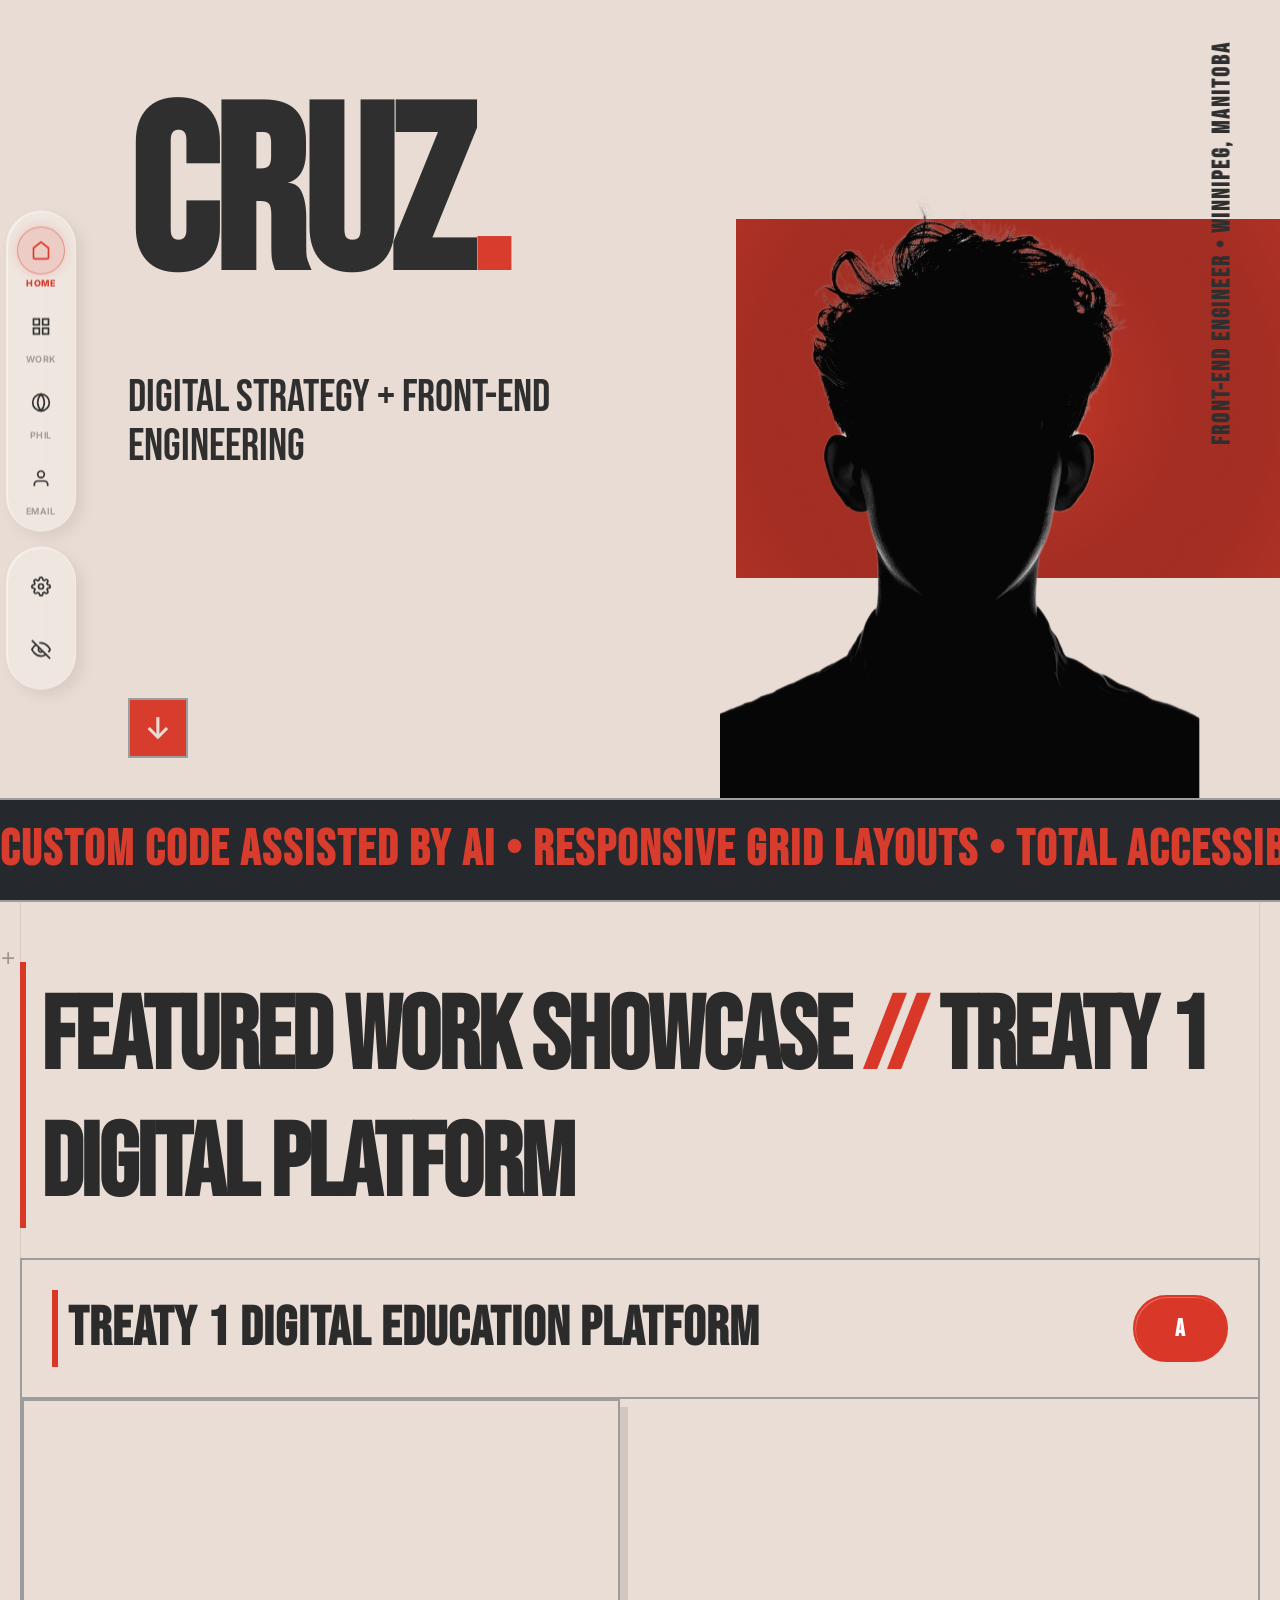
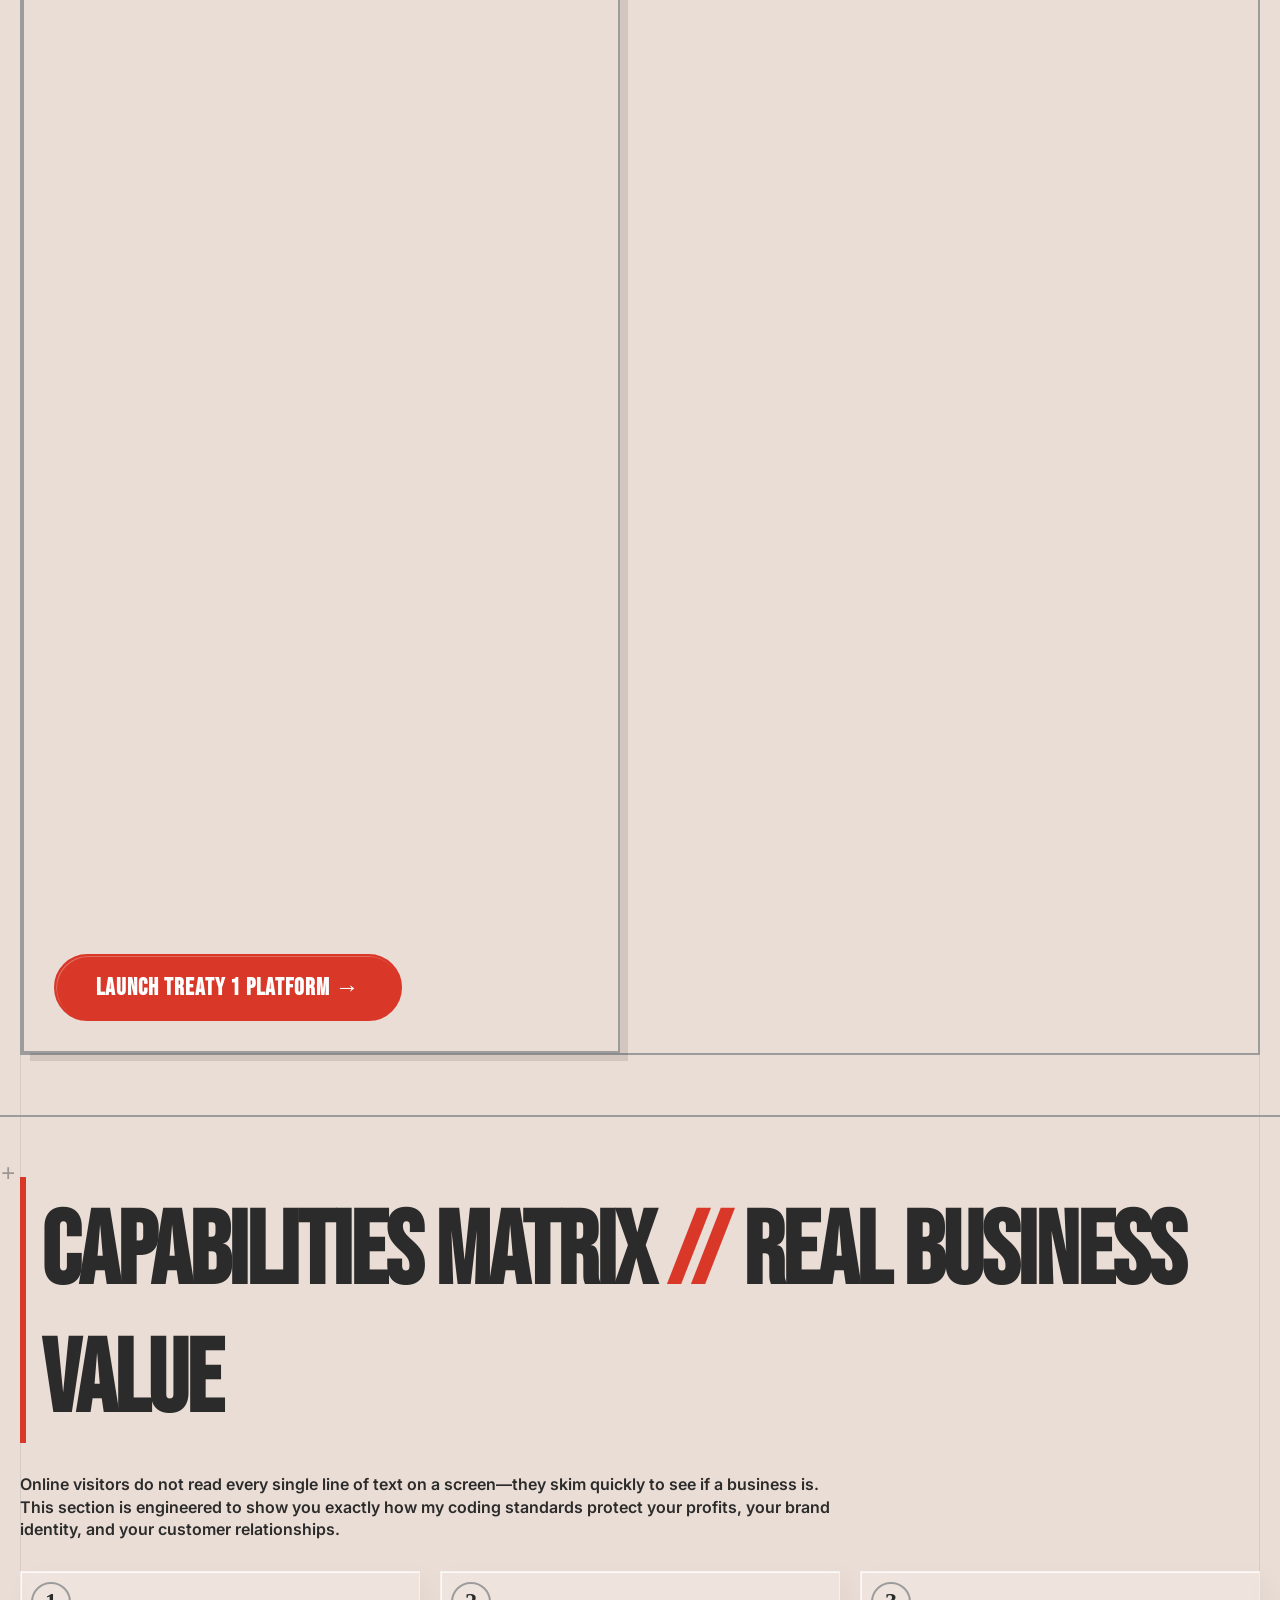
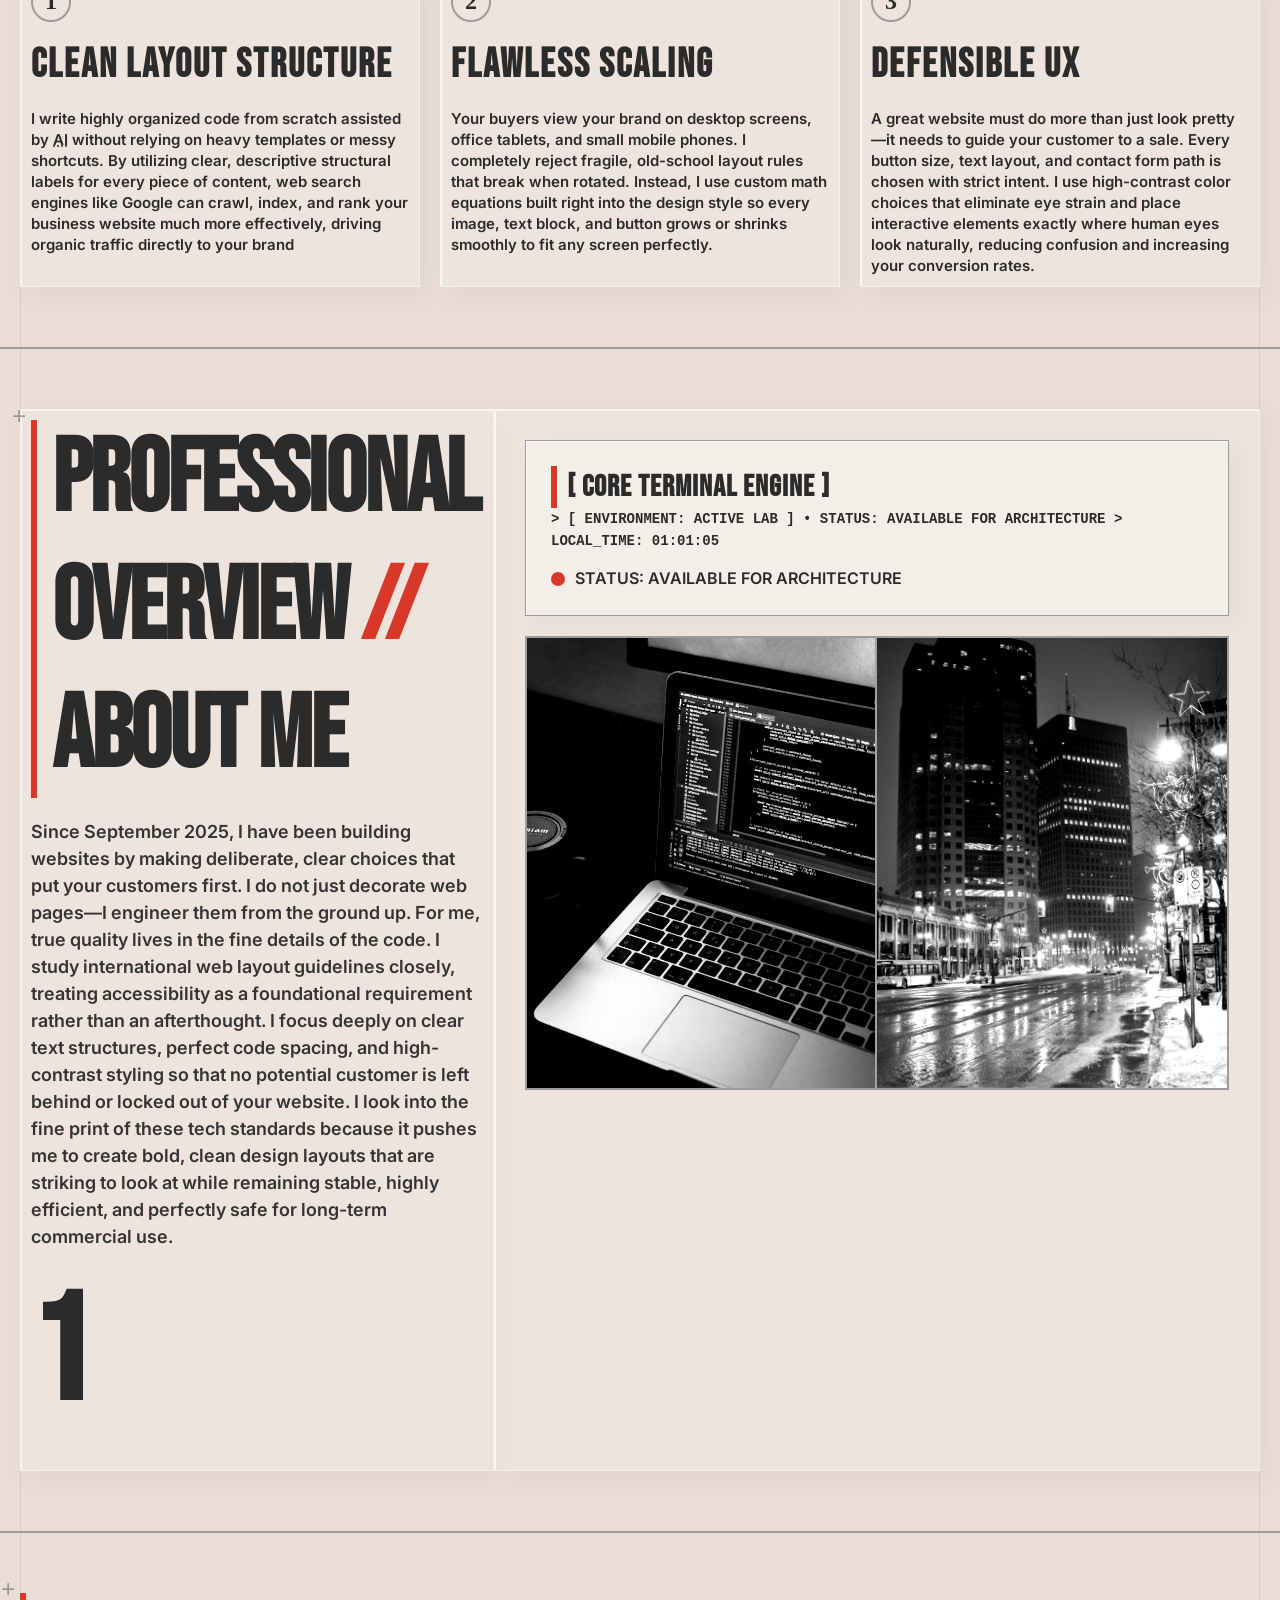
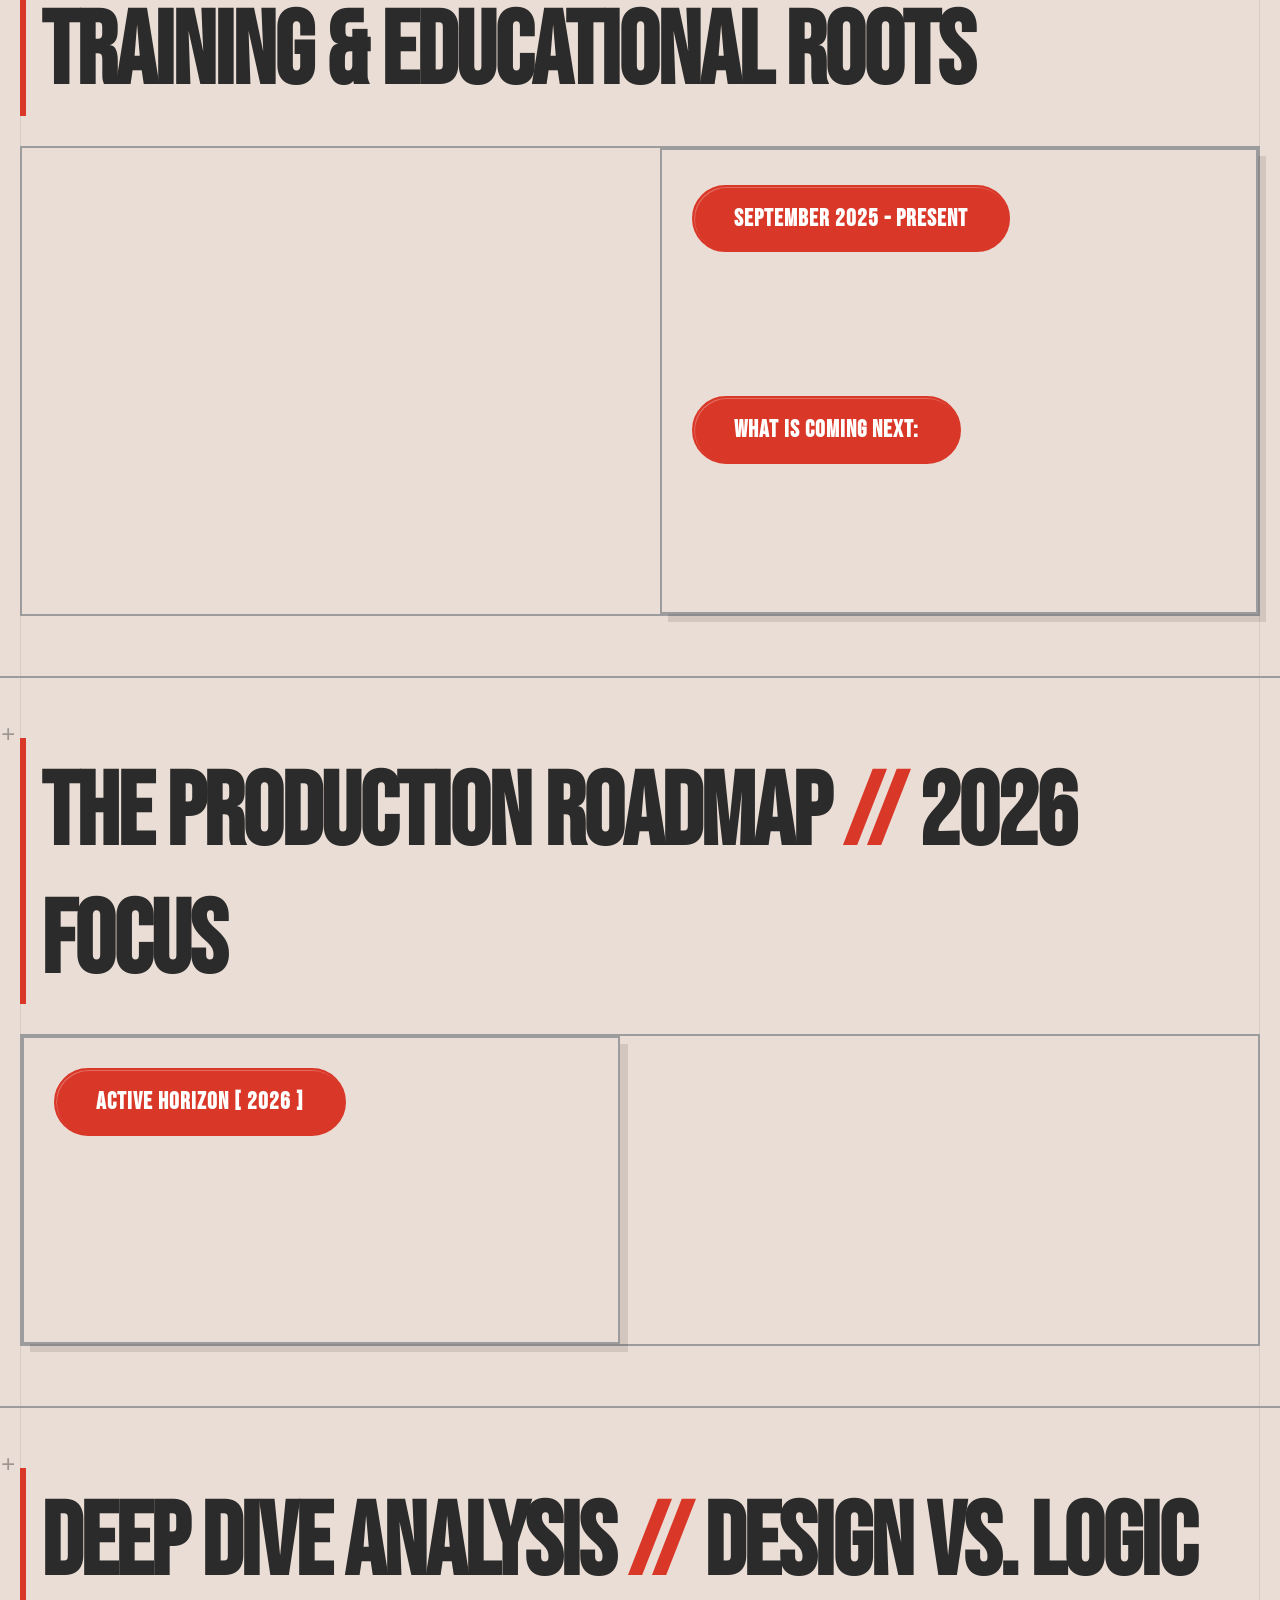
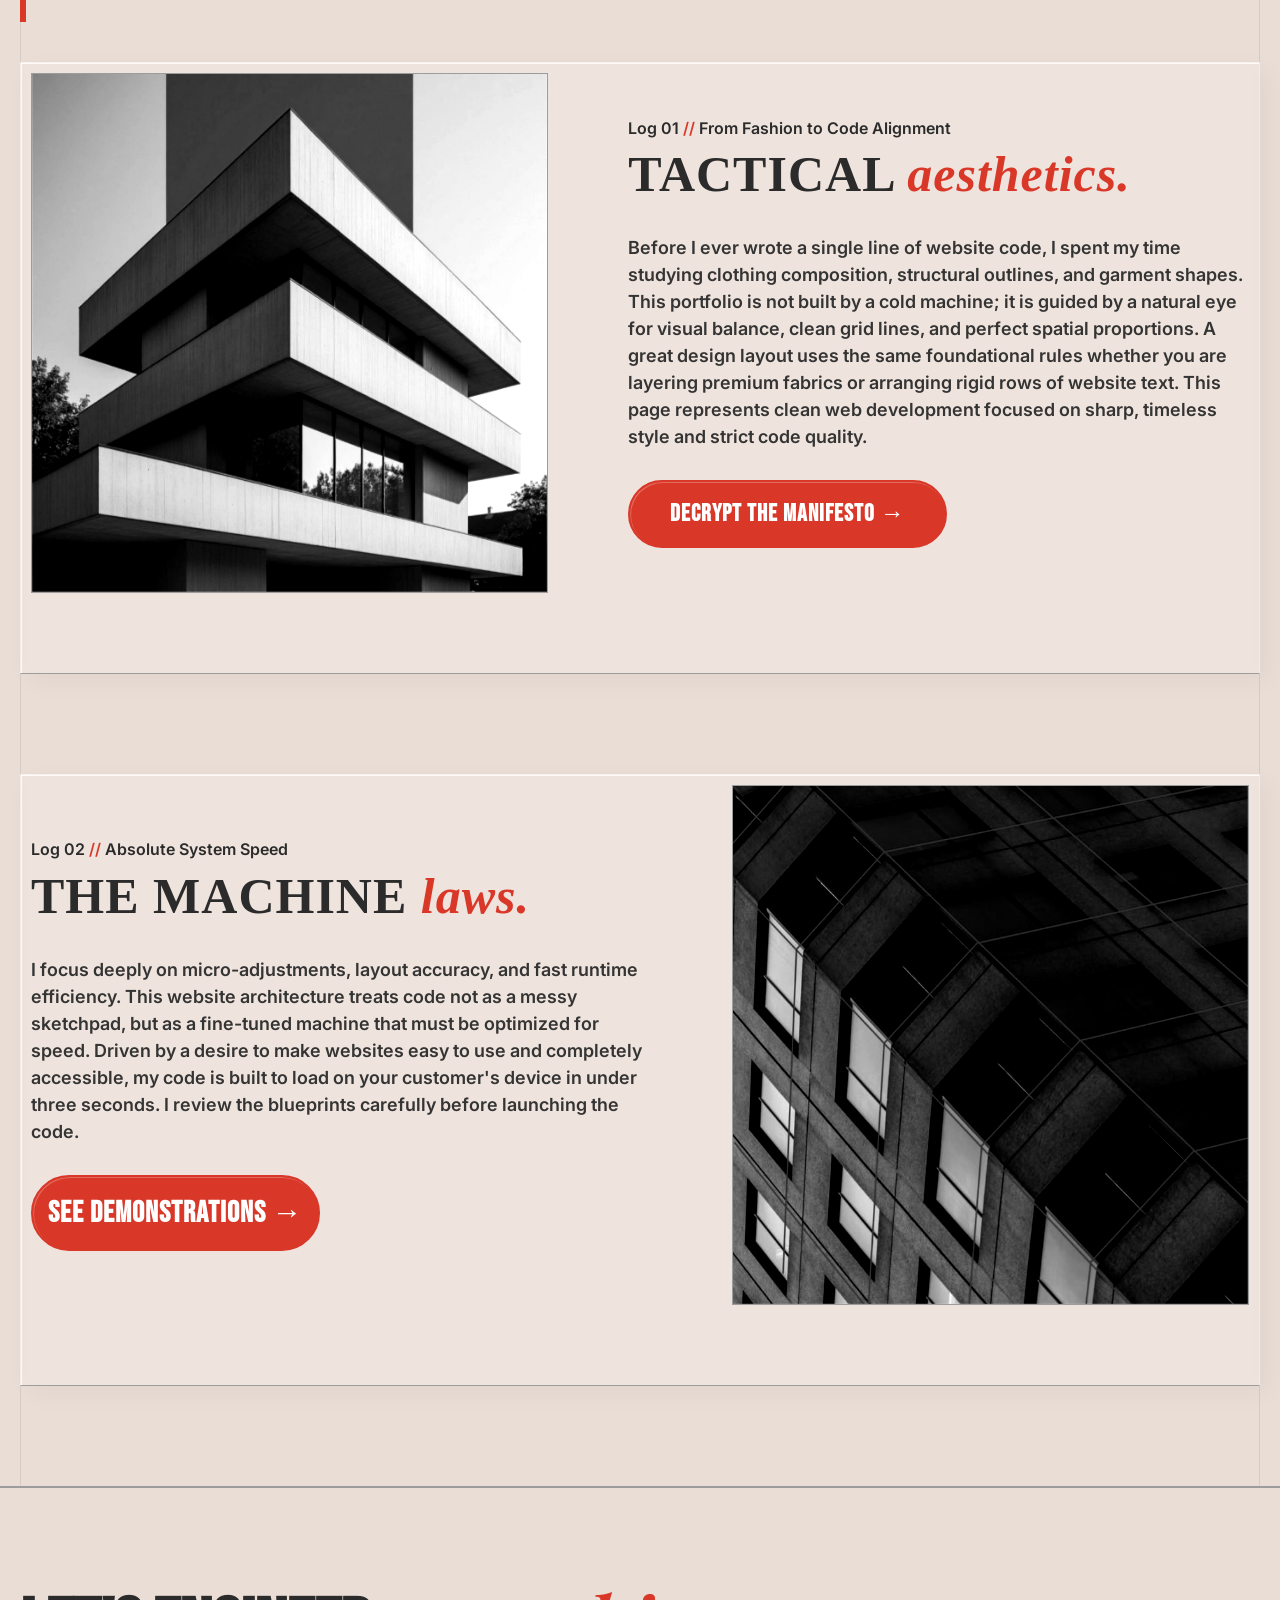
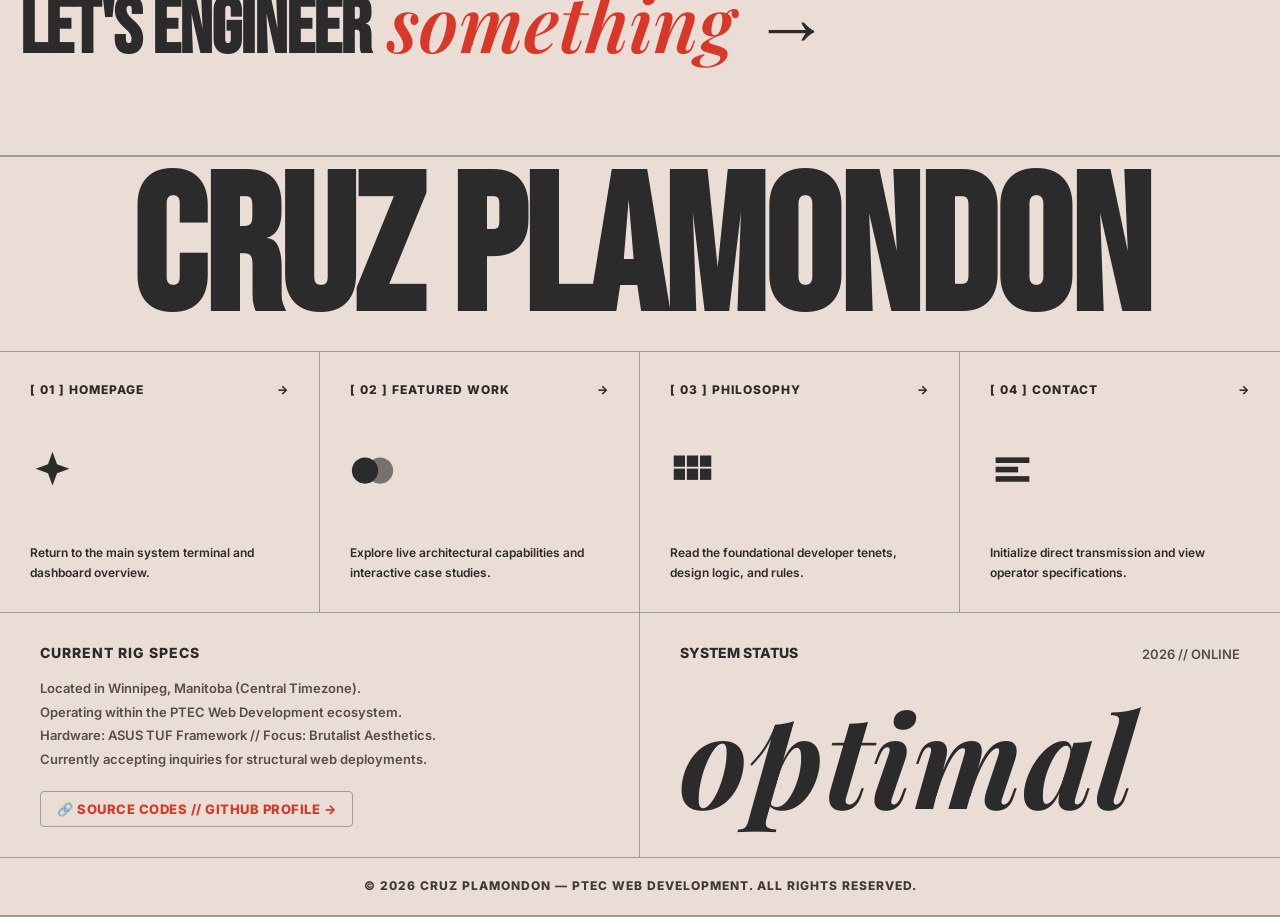
<file: index.html>
<!doctype html>
<html lang="en">
  <head>
    <meta charset="UTF-8" />
    <meta name="viewport" content="width=device-width, initial-scale=1.0" />
    <title>Cruz Plamondon | Portfolio</title>

    <link rel="preconnect" href="https://fonts.googleapis.com" />
    <link rel="preconnect" href="https://fonts.gstatic.com" crossorigin />
    <link
      href="https://fonts.googleapis.com/css2?family=Bebas+Neue&family=Inter:wght@400;600;800&family=Playfair+Display:ital@1&display=swap"
      rel="stylesheet" />

    <link rel="stylesheet" href="stylesheets/main.css" />

    <style>
      /* =====================================================================
         GRADE 9 EXPLANATION: INDEX.HTML INTERNAL STYLES & HIERARCHY
         We put these here so they only affect the homepage. 
         We've massively increased the H1, created huge contrast between 
         H2, H3, and H4, and made the text boxes solid so the text is 100% readable!
      ===================================================================== */

      /* 1. MASSIVE HERO H1 OVERRIDE */
      .hero-title-index {
        /* Pushed from 25rem to 30rem max. It is now absolutely massive. */
        font-size: clamp(15rem, 18vw, 30rem) !important;
        line-height: 0.8;
        letter-spacing: -4px;
      }

      /* 2. EXTREME HEADING CONTRAST HIERARCHY */
      .section-title {
        font-size: clamp(6rem, 8vw, 11rem) !important; /* Huge H2 */
        letter-spacing: -2px;
      }

      .card-header h3 {
        font-size: clamp(3rem, 4.5vw, 5.5rem) !important; /* Medium H3 */
        margin: 0;
      }

      /* 3. FIX: TRANSPARENT BOXES BLEEDING TEXT */
      /* Forces the text boxes in the featured work section to have a solid background */
      .grid-split .padding-box {
        background-color: var(
          --bg-primary
        ) !important; /* Solid opaque background */
        border: var(--border-thick) !important;
        box-shadow: 8px 8px 0px rgba(0, 0, 0, 0.1) !important; /* Adds depth so it pops off the background */
        z-index: 5;
        position: relative;
      }
      html.dark-mode .grid-split .padding-box {
        background-color: var(
          --bg-inverse
        ) !important; /* Solid dark background */
        box-shadow: 8px 8px 0px rgba(0, 0, 0, 0.5) !important;
      }

      /* 4. FEATURED SHOWCASE STACK ARCHITECTURE */
      /* Handles the vertical compression, custom scanlines, and unblurred brutalist depth. */
      .project-image-stack {
        display: flex;
        flex-direction: column;
        width: 100%;
        justify-self: space-between;
      }

      .project-image-frame {
        width: 100%;
        max-width: 100%;
        height: auto;
        min-height: auto;
        background-color: var(--bg-inverse);
        display: block;
        position: relative;
        overflow: hidden;
        border: var(--border-thick);
        transition:
          transform var(--speed-fast) var(--curve-brutal),
          box-shadow var(--speed-fast) var(--curve-brutal);
      }

      /* Structural CRT Scanline Overlay applied to each stacked viewport element */
      .project-image-frame::after {
        content: "";
        position: absolute;
        top: 0;
        left: 0;
        width: 100%;
        height: 100%;
        background: linear-gradient(
          to bottom,
          rgba(255, 255, 255, 0),
          rgba(255, 255, 255, 0) 50%,
          rgba(0, 0, 0, 0.12) 50%,
          rgba(0, 0, 0, 0.12)
        );
        background-size: 100% 4px;
        pointer-events: none;
        z-index: 2;
      }

      .project-img {
        width: 100%;
        height: auto;
        max-width: 100%;
        display: block;
        object-fit: cover;
        filter: grayscale(100%) contrast(125%);
        position: relative;
        z-index: 1;
      }

      /* TACTICAL HOVER DELAY PURGE */
      .project-image-frame:hover {
        transition: linear 0.3s;
        transform: translate3d(-6px, -6px, 0) !important;
        box-shadow: 6px 6px 0px 0px var(--accent-color) !important;
        transition-delay: 0s !important; /* Intercepts the scroll animation delay leak */
      }
    </style>

    <script>
      if (localStorage.getItem("system-theme") === "dark") {
        document.documentElement.classList.add("dark-mode");
      }
    </script>
  </head>

  <body>
    <a href="#main-content" class="skip-link">Skip to Content</a>

    <div id="intro-screen" class="intro-screen" aria-hidden="true">
      <div class="intro-code-wrapper">
        <div class="intro-code-rain">
          <span>
            > const DOM = new SystemRenderer();<span class="line-break"></span>
            > sys.init({ strict: true, sync: false });<span
              class="line-break"></span>
            > memory.heap.allocate(1024);<span class="line-break"></span> >
            function bypassLatency() { return true; }<span
              class="line-break"></span>
            > observer.watch(matrix);<span class="line-break"></span> >
            load.execute();<span class="line-break"></span> > status: VRAM
            OPTIMIZED.<span class="line-break"></span>
          </span>
          <span>
            > const DOM = new SystemRenderer();<span class="line-break"></span>
            > sys.init({ strict: true, sync: false });<span
              class="line-break"></span>
            > memory.heap.allocate(1024);<span class="line-break"></span> >
            function bypassLatency() { return true; }<span
              class="line-break"></span>
            > observer.watch(matrix);<span class="line-break"></span> >
            load.execute();<span class="line-break"></span> > status: VRAM
            OPTIMIZED.<span class="line-break"></span>
          </span>
        </div>
      </div>

      <div class="intro-logo">CRUZ<span class="accent-dot">.</span></div>
    </div>

    <div id="progress-bar"></div>

    <!-- START: DUAL-CLUSTER GLASS PILL NAVIGATION -->
    <nav class="nav-glass-pill" id="main-nav-pill" aria-label="Main Navigation">
      <div class="nav-pill-list" id="nav-pill-list">
        <div class="nav-lens" id="nav-lens" aria-hidden="true"></div>

        <!-- PRIMARY NAVIGATION CLUSTER -->
        <ul class="nav-cluster primary-cluster">
          <li class="nav-item is-active">
            <a href="index.html" class="nav-icon" aria-label="Homepage">
              <svg
                viewBox="0 0 24 24"
                fill="none"
                stroke="currentColor"
                stroke-width="2">
                <path d="M3 9l9-7 9 7v11a2 2 0 0 1-2 2H5a2 2 0 0 1-2-2z"></path>
              </svg>
            </a>
            <span class="nav-label">HOME</span>
          </li>

          <li class="nav-item">
            <a href="work.html" class="nav-icon" aria-label="Featured Work">
              <svg
                viewBox="0 0 24 24"
                fill="none"
                stroke="currentColor"
                stroke-width="2">
                <rect x="3" y="3" width="7" height="7"></rect>
                <rect x="14" y="3" width="7" height="7"></rect>
                <rect x="14" y="14" width="7" height="7"></rect>
                <rect x="3" y="14" width="7" height="7"></rect>
              </svg>
            </a>
            <span class="nav-label">WORK</span>
            <div class="glass-flyout edge-align-left">
              <span class="flyout-title">FEATURED WORK</span>
              <a href="index.html#featured-work">Treaty 1 Architecture</a>
              <a href="index.html#about">Capabilities Matrix</a>
              <a href="work.html">Interactive Laboratory</a>
            </div>
          </li>

          <li class="nav-item">
            <a
              href="philosophy.html"
              class="nav-icon"
              aria-label="Developer Philosophy">
              <svg
                viewBox="0 0 24 24"
                fill="none"
                stroke="currentColor"
                stroke-width="2">
                <circle cx="12" cy="12" r="10"></circle>
                <path
                  d="M12 2a15.3 15.3 0 0 1 4 10 15.3 15.3 0 0 1-4 10 15.3 15.3 0 0 1-4-10 15.3 15.3 0 0 1 4-10z"></path>
              </svg>
            </a>
            <span class="nav-label">PHIL</span>
            <div class="glass-flyout">
              <span class="flyout-title">PHILOSOPHY</span>
              <a href="philosophy.html#tenets">The War on Load</a>
              <a href="philosophy.html#tenets">First Eye Psychology</a>
              <a href="philosophy.html#tenets">Chameleon Aesthetic</a>
            </div>
          </li>

          <li class="nav-item">
            <a
              href="contact.html"
              class="nav-icon"
              aria-label="Contact Operator">
              <svg
                viewBox="0 0 24 24"
                fill="none"
                stroke="currentColor"
                stroke-width="2">
                <path d="M20 21v-2a4 4 0 0 0-4-4H8a4 4 0 0 0-4 4v2"></path>
                <circle cx="12" cy="7" r="4"></circle>
              </svg>
            </a>
            <span class="nav-label">EMAIL</span>
            <div class="glass-flyout">
              <span class="flyout-title">EMAIL & CONTACT</span>
              <a href="contact.html">Direct message</a>
              <a href="contact.html#personal-specs">Architecture plan</a>
              <a href="https://github.com/cruz-in" target="_blank"
                >GitHub Repository</a
              >
            </div>
          </li>
        </ul>

        <!-- SYSTEM CONTROLS CLUSTER -->
        <ul class="nav-cluster system-cluster">
          <li class="nav-item">
            <button class="nav-icon" aria-label="System Settings">
              <svg
                viewBox="0 0 24 24"
                fill="none"
                stroke="currentColor"
                stroke-width="2">
                <circle cx="12" cy="12" r="3"></circle>
                <path
                  d="M19.4 15a1.65 1.65 0 0 0 .33 1.82l.06.06a2 2 0 0 1 0 2.83 2 2 0 0 1-2.83 0l-.06-.06a1.65 1.65 0 0 0-1.82-.33 1.65 1.65 0 0 0-1 1.51V21a2 2 0 0 1-2 2 2 2 0 0 1-2-2v-.09A1.65 1.65 0 0 0 9 19.4a1.65 1.65 0 0 0-1.82.33l-.06.06a2 2 0 0 1-2.83 0 2 2 0 0 1 0-2.83l.06-.06a1.65 1.65 0 0 0 .33-1.82 1.65 1.65 0 0 0-1.51-1H3a2 2 0 0 1-2-2 2 2 0 0 1 2-2h.09A1.65 1.65 0 0 0 4.6 9a1.65 1.65 0 0 0-.33-1.82l-.06-.06a2 2 0 0 1 0-2.83 2 2 0 0 1 2.83 0l.06.06a1.65 1.65 0 0 0 1.82.33H9a1.65 1.65 0 0 0 1-1.51V3a2 2 0 0 1 2-2 2 2 0 0 1 2 2v.09a1.65 1.65 0 0 0 1 1.51 1.65 1.65 0 0 0 1.82-.33l.06-.06a2 2 0 0 1 2.83 0 2 2 0 0 1 0 2.83l-.06.06a1.65 1.65 0 0 0-.33 1.82V9a1.65 1.65 0 0 0 1.51 1H21a2 2 0 0 1 2 2 2 2 0 0 1-2 2h-.09a1.65 1.65 0 0 0-1.51 1z"></path>
              </svg>
            </button>
            <div class="glass-flyout edge-align-right">
              <span class="flyout-title">SYSTEM SETTINGS</span>

              <button
                class="composite-search-btn interactive-button-action"
                aria-label="Open Search">
                <div class="search-glass-puck">
                  <svg
                    viewBox="0 0 24 24"
                    fill="none"
                    stroke="currentColor"
                    stroke-width="2.5">
                    <circle cx="11" cy="11" r="8"></circle>
                    <line x1="21" y1="21" x2="16.65" y2="16.65"></line>
                  </svg>
                </div>
                <div class="search-solid-pill">SEARCH PLATFORM</div>
              </button>

              <div class="glass-toggle-wrapper margin-top-1">
                <input
                  type="checkbox"
                  id="theme-switch"
                  class="theme-switch-input"
                  aria-label="Toggle Dark Mode" />
                <label for="theme-switch" class="glass-toggle-label">
                  <span class="glass-toggle-knob">
                    <svg
                      class="toggle-sun"
                      viewBox="0 0 24 24"
                      fill="none"
                      stroke="currentColor"
                      stroke-width="2">
                      <circle cx="12" cy="12" r="5"></circle>
                      <line x1="12" y1="1" x2="12" y2="3"></line>
                      <line x1="12" y1="21" x2="12" y2="23"></line>
                      <line x1="4.22" y1="4.22" x2="5.64" y2="5.64"></line>
                      <line x1="18.36" y1="18.36" x2="19.78" y2="19.78"></line>
                      <line x1="1" y1="12" x2="3" y2="12"></line>
                      <line x1="21" y1="12" x2="23" y2="12"></line>
                      <line x1="4.22" y1="19.78" x2="5.64" y2="18.36"></line>
                      <line x1="18.36" y1="5.64" x2="19.78" y2="4.22"></line>
                    </svg>
                    <svg
                      class="toggle-moon"
                      viewBox="0 0 24 24"
                      fill="none"
                      stroke="currentColor"
                      stroke-width="2">
                      <path
                        d="M21 12.79A9 9 0 1 1 11.21 3 7 7 0 0 0 21 12.79z"></path>
                    </svg>
                  </span>
                </label>
                <span class="toggle-label-text">DARK MODE</span>
              </div>

              <div class="glass-toggle-wrapper margin-top-1">
                <input
                  type="checkbox"
                  id="audio-switch"
                  class="audio-switch-input theme-switch-input"
                  aria-label="Toggle System Audio Mute" />
                <label for="audio-switch" class="glass-toggle-label">
                  <span class="glass-toggle-knob">
                    <svg
                      class="toggle-audio-on"
                      viewBox="0 0 24 24"
                      fill="none"
                      stroke="currentColor"
                      stroke-width="2">
                      <polygon
                        points="11 5 6 9 2 9 2 15 6 15 11 19 11 5"></polygon>
                      <path
                        d="M19.07 4.93a10 10 0 0 1 0 14.14M15.54 8.46a5 5 0 0 1 0 7.07"></path>
                    </svg>
                    <svg
                      class="toggle-audio-off"
                      viewBox="0 0 24 24"
                      fill="none"
                      stroke="currentColor"
                      stroke-width="2">
                      <polygon
                        points="11 5 6 9 2 9 2 15 6 15 11 19 11 5"></polygon>
                      <line x1="23" y1="9" x2="17" y2="15"></line>
                      <line x1="17" y1="9" x2="23" y2="15"></line>
                    </svg>
                  </span>
                </label>
                <span class="toggle-label-text">MUTE AUDIO</span>
              </div>
            </div>
          </li>

          <li class="nav-item">
            <button
              id="stealth-toggle-btn"
              class="nav-icon"
              aria-label="Hide UI">
              <svg
                class="icon-eye-off"
                viewBox="0 0 24 24"
                fill="none"
                stroke="currentColor"
                stroke-width="2">
                <path
                  d="M17.94 17.94A10.07 10.07 0 0 1 12 20c-7 0-11-8-11-8a18.45 18.45 0 0 1 5.06-5.94M9.9 4.24A9.12 9.12 0 0 1 12 4c7 0 11 8 11 8a18.5 18.5 0 0 1-2.16 3.19m-6.72-1.07a3 3 0 1 1-4.24-4.24"></path>
                <line x1="1" y1="1" x2="23" y2="23"></line>
              </svg>
              <svg
                class="icon-eye"
                viewBox="0 0 24 24"
                fill="none"
                stroke="currentColor"
                stroke-width="2"
                style="display: none">
                <path d="M1 12s4-8 11-8 11 8 11 8-4 8-11 8-11-8-11-8z"></path>
                <circle cx="12" cy="12" r="3"></circle>
              </svg>
            </button>
          </li>
        </ul>
      </div>
    </nav>

    <div class="drawer-overlay" aria-hidden="true"></div>
    <section class="drawer-panel" aria-hidden="true">
      <div class="drawer-header">
        <form class="drawer-form">
          <label for="drawer-search-input" class="sr-only">Search</label>
          <input
            type="text"
            id="drawer-search-input"
            placeholder="SEARCH PORTFOLIO..."
            autocomplete="off"
            disabled />
        </form>
      </div>
      <section class="drawer-content">
        <h4>QUICK LINKS</h4>
        <ul class="drawer-results"></ul>
      </section>
    </section>

    <main id="main-content">
      <section class="hero-section border-bottom">
        <div class="hero-left">
          <section>
            <h1 class="hero-display margin-zero hero-title-index">
              cruz<span class="accent-dot">.</span>
            </h1>
            <p class="hero-subtitle">
              DIGITAL STRATEGY + FRONT-END ENGINEERING
            </p>
          </section>
          <div class="scroll-wrapper">
            <a
              href="#featured-work"
              class="btn-scroll"
              aria-label="Scroll down to Featured Work section"
              >&darr;</a
            >
          </div>
        </div>

        <div class="hero-right">
          <canvas id="fluid-hero" class="color-block-accent"></canvas>
          <img
            src="images/landing-image.png"
            alt="Cruz Plamondon Portrait"
            class="hero-image"
            onerror="this.style.display = 'none'" />
          <div class="text-vertical-badge">
            FRONT-END ENGINEER &bull; WINNIPEG, MANITOBA
          </div>
        </div>
      </section>

      <section
        class="marquee-container border-bottom card-dark"
        aria-hidden="true">
        <div class="marquee-content">
          <span
            >CUSTOM CODE ASSISTED BY AI &bull; RESPONSIVE GRID LAYOUTS &bull;
            TOTAL ACCESSIBILITY COMPLIANCE &bull; DYNAMIC TEXT SCALING &bull;
            LIVE INTERACTION ENGINES &bull;&nbsp;</span
          >
          <span aria-hidden="true"
            >CUSTOM CODE ASSISTED BY AI &bull; RESPONSIVE GRID LAYOUTS &bull;
            TOTAL ACCESSIBILITY COMPLIANCE &bull; DYNAMIC TEXT SCALING &bull;
            LIVE INTERACTION ENGINES &bull;&nbsp;</span
          >
        </div>
      </section>

      <section
        id="featured-work"
        class="container border-bottom section-padding">
        <h2 class="section-title">
          Featured Work Showcase <span class="accent-dot">//</span> Treaty 1
          Digital Platform
        </h2>
        <div class="top-margin">
          <div class="border-box">
            <section
              class="card-header border-bottom padding-box card-dark flex-row-justify">
              <h3>TREATY 1 DIGITAL EDUCATION PLATFORM</h3>
              <span class="badge badge-light">A</span>
            </section>

            <div class="grid-split">
              <section class="padding-box">
                <p class="project-intro">
                  An interactive, fully responsive digital platform built to
                  preserve and document the history, agreements, and modern
                  updates of Manitoba’s first Numbered Treaty. This system
                  serves as a live commercial example of how I organize complex
                  information, maintain clean layouts, and deliver high-speed
                  performance under heavy content loads.
                </p>
                <h4 class="project-features-title top-margin">
                  Core Features & Business Protections:
                </h4>
                <ul class="list-brutalist top-margin">
                  <li class="list-brutalist">
                    <strong
                      >Smooth Day/Night Vision System (FOUC-Free Dark Mode
                      Engine):</strong
                    >Engineered a seamless color theme switch that saves your
                    customer's viewing preferences directly inside their
                    browser. By checking their system settings instantly before
                    drawing the page, it completely prevents bright, shocking
                    flashes of white light from blinding your visitors when they
                    load your website at night.
                  </li>
                  <li class="list-brutalist">
                    <strong
                      >Instant Search Bar (Live-Typing Search Drawer):
                    </strong>
                    A smooth, hidden search panel that runs on a custom data
                    list. Your clients can type any keyword and see matching
                    pages instantly on their screen without ever waiting for the
                    web browser to refresh or reload.
                  </li>
                  <li class="list-brutalist">
                    <strong
                      >Smooth Visual Entry Tracking (Advanced Scroll Physics):
                    </strong>
                    Implemented a lightweight monitoring system that tracks how
                    far a user has scrolled down the screen. It triggers
                    polished, professional entry animations exactly as items
                    enter the viewport, keeping the website layout feeling
                    responsive, modern, and engaging.
                  </li>
                  <li class="list-brutalist">
                    <strong
                      >Dynamic Screen-Matching Layouts (Modern Responsive
                      Architecture):
                    </strong>
                    Designed flexible layout boxes using advanced mathematical
                    formulas instead of rigid, fixed grid lines. This ensures
                    that your text, images, and content blocks scale smoothly on
                    a perfect curve to fit any device size seamlessly, from the
                    smallest phone to the largest office screen.
                  </li>
                  <li class="list-brutalist">
                    <strong
                      >Full Digital Accessibility Compliance (Strict Web
                      Accessibility / WCAG):
                    </strong>
                    Prioritized inclusive design by including clear visual
                    highlights for keyboard navigation, clear landmark tags for
                    screen readers, hidden skip-to-content shortcuts, and strict
                    color choices. This ensures your business is fully
                    accessible to all individuals and protected against modern
                    digital legal risks.
                    <span class="line-break"></span>
                    <i>
                      (Nobody likes this part but it's the most important and
                      only I have to deal with it)
                    </i>
                  </li>
                </ul>

                <div class="top-2rem">
                  <a
                    href="https://cruz-in.github.io/treaty-one-project/"
                    target="_blank"
                    rel="noopener noreferrer"
                    class="badge badge-accent no-underline">
                    LAUNCH TREATY 1 PLATFORM &rarr;
                  </a>
                </div>
              </section>

              <div class="project-image-stack">
                <div class="project-image-frame">
                  <img
                    src="images/preview-card-homepage.png"
                    alt="Treaty 1 Project Preview - Digital Education Dashboard View"
                    class="project-img"
                    onerror="this.style.display = 'none'"
                    loading="lazy" />
                </div>

                <div class="project-image-frame">
                  <img
                    src="images/preview-card-history.png"
                    alt="Treaty 1 Project Preview - The Negotiations of 1871 Module View"
                    class="project-img"
                    onerror="this.style.display = 'none'"
                    loading="lazy" />
                </div>

                <div class="project-image-frame bottom-2-5rem">
                  <img
                    src="images/preview-card-modern.png"
                    alt="Treaty 1 Project Preview - Modern Implementation and Urban Reserves View"
                    class="project-img"
                    onerror="this.style.display = 'none'"
                    loading="lazy" />
                </div>
              </div>
            </div>
          </div>
        </div>
      </section>

      <section class="container border-bottom section-padding">
        <h2 class="section-title">
          Capabilities Matrix <span class="accent-dot">//</span> Real Business
          Value
        </h2>

        <section class="project-intro top-margin margin-bottom">
          <p>
            Online visitors do not read every single line of text on a
            screen—they skim quickly to see if a business is.<span
              class="line-break"></span>
            This section is engineered to show you exactly how my coding
            standards protect your profits, your brand<span
              class="line-break"></span>
            identity, and your customer relationships.
          </p>
        </section>
        <div class="grid-numbered top-margin">
          <section class="number-card card">
            <div class="circle-num" aria-hidden="true">1</div>
            <h4 class="project-features-title">Clean Layout Structure</h4>
            <p class="capability-text">
              I write highly organized code from scratch assisted by
              <abbr title="Artificial Intelligence">AI</abbr> without relying on
              heavy templates or messy shortcuts. By utilizing clear,
              descriptive structural labels for every piece of content, web
              search engines like Google can crawl, index, and rank your
              business website much more effectively, driving organic traffic
              directly to your brand
            </p>
          </section>
          <section class="number-card card">
            <div class="circle-num" aria-hidden="true">2</div>
            <h4 class="project-features-title">Flawless Scaling</h4>
            <p class="capability-text">
              Your buyers view your brand on desktop screens, office tablets,
              and small mobile phones. I completely reject fragile, old-school
              layout rules that break when rotated. Instead, I use custom math
              equations built right into the design style so every image, text
              block, and button grows or shrinks smoothly to fit any screen
              perfectly.
            </p>
          </section>
          <section class="number-card card">
            <div class="circle-num" aria-hidden="true">3</div>
            <h4 class="project-features-title">Defensible UX</h4>
            <p class="capability-text">
              A great website must do more than just look pretty—it needs to
              guide your customer to a sale. Every button size, text layout, and
              contact form path is chosen with strict intent. I use
              high-contrast color choices that eliminate eye strain and place
              interactive elements exactly where human eyes look naturally,
              reducing confusion and increasing your conversion rates.
            </p>
          </section>
        </div>
      </section>

      <section
        id="about"
        class="container border-bottom section-padding grid-bento">
        <section class="card card-dark flex-column-justify">
          <h2 class="section-title">
            Professional Overview <span class="accent-dot">//</span> About Me
          </h2>
          <p class="body-large">
            Since September 2025, I have been building websites by making
            deliberate, clear choices that put your customers first. I do not
            just decorate web pages—I engineer them from the ground up. For me,
            true quality lives in the fine details of the code. I study
            international web layout guidelines closely, treating accessibility
            as a foundational requirement rather than an afterthought. I focus
            deeply on clear text structures, perfect code spacing, and
            high-contrast styling so that no potential customer is left behind
            or locked out of your website. I look into the fine print of these
            tech standards because it pushes me to create bold, clean design
            layouts that are striking to look at while remaining stable, highly
            efficient, and perfectly safe for long-term commercial use.
          </p>
          <span class="text-giant-num" aria-hidden="true">1</span>
        </section>

        <div class="card padding-box flex-column-justify">
          <section class="terminal-engine">
            <h3 class="terminal-title">[ CORE TERMINAL ENGINE ]</h3>
            <div class="terminal-screen">
              <span class="block-span"
                >&gt; [ ENVIRONMENT: ACTIVE LAB ] &bull; STATUS: AVAILABLE FOR
                ARCHITECTURE</span
              >
              <span class="block-span"
                >&gt; LOCAL_TIME:
                <strong id="terminal-clock-static">00:00:00 AM</strong></span
              >
            </div>

            <div class="terminal-status-row">
              <div class="pulse-indicator"></div>
              <p class="status-label">STATUS: AVAILABLE FOR ARCHITECTURE</p>
            </div>
          </section>

          <div class="gallery-split-grid">
            <img
              src="images/about-me.jpg"
              alt="Cruz Plamondon Profile"
              onerror="this.style.display = 'none'"
              loading="lazy" />
            <img
              src="images/winnipeg.jpg"
              alt="Winnipeg Landscape"
              onerror="this.style.display = 'none'"
              loading="lazy" />
          </div>
        </div>
      </section>

      <section class="container border-bottom section-padding">
        <h2 class="section-title">Training & Educational Roots</h2>
        <div class="grid-split top-margin border-box">
          <section class="padding-box card-dark">
            <h3 class="academy-title">The Academic Engine:</h3>
            <p class="body-large top-1rem">
              Enrolled as a Grade 9 student in the specialized PTEC program
              (Pembina Trails early collage). My training completely bypasses
              basic, generic web design drag-and-drop builders. Instead, I study
              the actual mechanics of software production, treating the web
              browser as a professional engineering platform.
            </p>
          </section>

          <div class="padding-box layout-stack">
            <section class="academy-node">
              <span class="badge badge-inverse">SEPTEMBER 2025 - PRESENT</span>
              <h4 class="academy-subheading">What I am Doing Now:</h4>
              <p class="academy-body">
                Breaking down box models, container layout laws, system font
                rules, and custom styling mechanics to build highly stable
                websites that never break across different device screen sizes
              </p>
            </section>
            <section class="academy-node border-top-thin">
              <span class="badge badge-inverse">What is Coming Next:</span>
              <h4 class="academy-subheading">PROGRAMMING STANDARDS</h4>
              <p class="academy-body">
                Expanding layout logic using advanced data handling methods,
                clean user input sorting, loading external data smoothly, and
                tracking technical issues directly through advanced testing
                tools
              </p>
            </section>
          </div>
        </div>
      </section>

      <section class="container section-padding">
        <h2 class="section-title">
          The Production Roadmap <span class="accent-dot">//</span> 2026 Focus
        </h2>
        <div class="grid-split top-margin border-box">
          <section class="padding-box">
            <span class="badge badge-accent">ACTIVE HORIZON [ 2026 ]</span>
            <h3 class="roadmap-heading">REFINING THE INTERNET LAYER</h3>
            <p class="roadmap-text">
              I am actively strengthening my core website engines by building
              faster animations without adding heavy, bloated files that slow
              down your load times. My current schedule focuses on cutting out
              technical slowdowns, creating clean code blocks that can be reused
              across your site, lowering code weight, and running strict
              automated tests to guarantee zero errors before a website ever
              goes live.
            </p>
          </section>
          <section class="padding-box card-dark flex-column-justify">
            <blockquote class="roadmap-quote">
              "THE ARCHITECTURE HOLDS WHEN THE CODE REMOVED WEIGHS MORE THAN THE
              CODE ADDED."
            </blockquote>
          </section>
        </div>
      </section>

      <section
        id="system-intelligence"
        class="container section-padding border-top">
        <h2 class="section-title margin-bottom-lg">
          Deep Dive Analysis <span class="accent-dot">//</span> Design vs. Logic
        </h2>

        <div class="editorial-blurb-grid">
          <section class="blurb-track-node">
            <div class="blurb-image-frame">
              <img
                src="images/monochrome-architechure.jpg"
                class="blurb-media"
                alt="Monochrome architectural silhouette representing digital design style"
                loading="lazy" />
            </div>
            <section class="blurb-content-frame">
              <span class="track-meta-num"
                >Log 01 <span class="accent-dot">//</span> From Fashion to Code
                Alignment</span
              >
              <h3 class="track-accent-head">TACTICAL <em>aesthetics.</em></h3>
              <p class="body-large">
                Before I ever wrote a single line of website code, I spent my
                time studying clothing composition, structural outlines, and
                garment shapes. This portfolio is not built by a cold machine;
                it is guided by a natural eye for visual balance, clean grid
                lines, and perfect spatial proportions. A great design layout
                uses the same foundational rules whether you are layering
                premium fabrics or arranging rigid rows of website text. This
                page represents clean web development focused on sharp, timeless
                style and strict code quality.
              </p>
              <a
                href="philosophy.html"
                class="badge badge-inverse top-3rem no-underline">
                DECRYPT THE MANIFESTO &rarr;
              </a>
            </section>
          </section>
          <section class="blurb-track-node reverse-track">
            <div class="blurb-image-frame">
              <img
                src="images/brutalism-poster.jpg"
                class="blurb-media"
                alt="Abstract high-contrast structural grid line matching strict engineering layout rules"
                loading="lazy" />
            </div>
            <section class="blurb-content-frame">
              <span class="track-meta-num"
                >Log 02 <span class="accent-dot">//</span> Absolute System
                Speed</span
              >
              <h3 class="track-accent-head">THE MACHINE <em>laws.</em></h3>
              <p class="body-large">
                I focus deeply on micro-adjustments, layout accuracy, and fast
                runtime efficiency. This website architecture treats code not as
                a messy sketchpad, but as a fine-tuned machine that must be
                optimized for speed. Driven by a desire to make websites easy to
                use and completely accessible, my code is built to load on your
                customer's device in under three seconds. I review the
                blueprints carefully before launching the code.
              </p>
              <a
                href="work.html"
                class="badge badge-accent top-3rem no-underline badge-massive">
                See demonstrations &rarr;
              </a>
            </section>
          </section>
        </div>
      </section>

      <section class="cta-banner">
        <a
          href="contact.html"
          class="cta-link border-top"
          aria-label="Navigate to contact page to start a project">
          <div class="container overflow-hidden">
            <h2 class="cta-massive-text">
              LET'S ENGINEER
              <span class="serif-italic">something</span>&nbsp;&rarr;
            </h2>
          </div>
        </a>
      </section>
    </main>

    <footer class="swiss-footer">
      <div class="swiss-row-top swiss-border-bottom">
        <h2 class="swiss-massive-type">CRUZ PLAMONDON</h2>
      </div>

      <div class="swiss-row-mid swiss-border-bottom">
        <a href="index.html" class="swiss-col-4 swiss-border-right">
          <div class="swiss-col-header">
            <span>[ 01 ] HOMEPAGE</span>
            <span class="swiss-arrow">&rarr;</span>
          </div>
          <div class="swiss-icon">
            <svg viewBox="0 0 24 24" fill="currentColor">
              <path
                d="M12 2l2.4 6.6 6.6 2.4-6.6 2.4L12 20l-2.4-6.6L3 11l6.6-2.4L12 2z" />
            </svg>
          </div>
          <p class="swiss-col-desc">
            Return to the main system terminal and dashboard overview.
          </p>
        </a>

        <a href="work.html" class="swiss-col-4 swiss-border-right">
          <div class="swiss-col-header">
            <span>[ 02 ] FEATURED WORK</span>
            <span class="swiss-arrow">&rarr;</span>
          </div>
          <div class="swiss-icon">
            <svg viewBox="0 0 24 24" fill="currentColor">
              <circle cx="8" cy="12" r="7" />
              <circle cx="16" cy="12" r="7" opacity="0.6" />
            </svg>
          </div>
          <p class="swiss-col-desc">
            Explore live architectural capabilities and interactive case
            studies.
          </p>
        </a>

        <a href="philosophy.html" class="swiss-col-4 swiss-border-right">
          <div class="swiss-col-header">
            <span>[ 03 ] PHILOSOPHY</span>
            <span class="swiss-arrow">&rarr;</span>
          </div>
          <div class="swiss-icon">
            <svg viewBox="0 0 24 24" fill="currentColor">
              <rect x="2" y="4" width="6" height="6" />
              <rect x="9" y="4" width="6" height="6" />
              <rect x="16" y="4" width="6" height="6" />
              <rect x="2" y="11" width="6" height="6" />
              <rect x="9" y="11" width="6" height="6" />
              <rect x="16" y="11" width="6" height="6" />
            </svg>
          </div>
          <p class="swiss-col-desc">
            Read the foundational developer tenets, design logic, and rules.
          </p>
        </a>

        <a href="contact.html" class="swiss-col-4">
          <div class="swiss-col-header">
            <span>[ 04 ] CONTACT</span>
            <span class="swiss-arrow">&rarr;</span>
          </div>
          <div class="swiss-icon">
            <svg viewBox="0 0 24 24" fill="currentColor">
              <rect x="3" y="5" width="18" height="3" />
              <rect x="3" y="10" width="12" height="3" />
              <rect x="3" y="15" width="18" height="3" />
            </svg>
          </div>
          <p class="swiss-col-desc">
            Initialize direct transmission and view operator specifications.
          </p>
        </a>
      </div>

      <div class="swiss-row-bottom">
        <div class="swiss-col-half swiss-border-right">
          <h4 class="swiss-subheading">CURRENT RIG SPECS</h4>
          <p class="swiss-text-body">
            Located in Winnipeg, Manitoba (Central Timezone).<br />
            Operating within the PTEC Web Development ecosystem.<br />
            Hardware: ASUS TUF Framework // Focus: Brutalist Aesthetics.<br />
            Currently accepting inquiries for structural web deployments.
          </p>

          <div class="top-2rem">
            <a
              href="https://github.com/cruz-in"
              target="_blank"
              rel="noopener noreferrer"
              class="swiss-social-anchor">
              &#128279; SOURCE CODES // GITHUB PROFILE &rarr;
            </a>
          </div>
        </div>

        <div class="swiss-col-half flex-bottom-right">
          <div class="swiss-status-top">
            <span class="swiss-subheading">SYSTEM STATUS</span>
            <span class="swiss-text-body text-right">2026 // ONLINE</span>
          </div>
          <h2 class="swiss-status-massive">OPTIMAL</h2>
        </div>
      </div>

      <div class="swiss-row-copyright">
        <p class="swiss-copyright-text">
          &copy; 2026 Cruz Plamondon &mdash; PTEC Web Development. All Rights
          Reserved.
        </p>
      </div>
    </footer>

    <a href="#" class="back-to-top" aria-label="Back to top">&#8593;</a>

    <script src="JavaScripts/searchData.js"></script>
    <script src="JavaScripts/scripts.js"></script>
  </body>
</html>
</file>
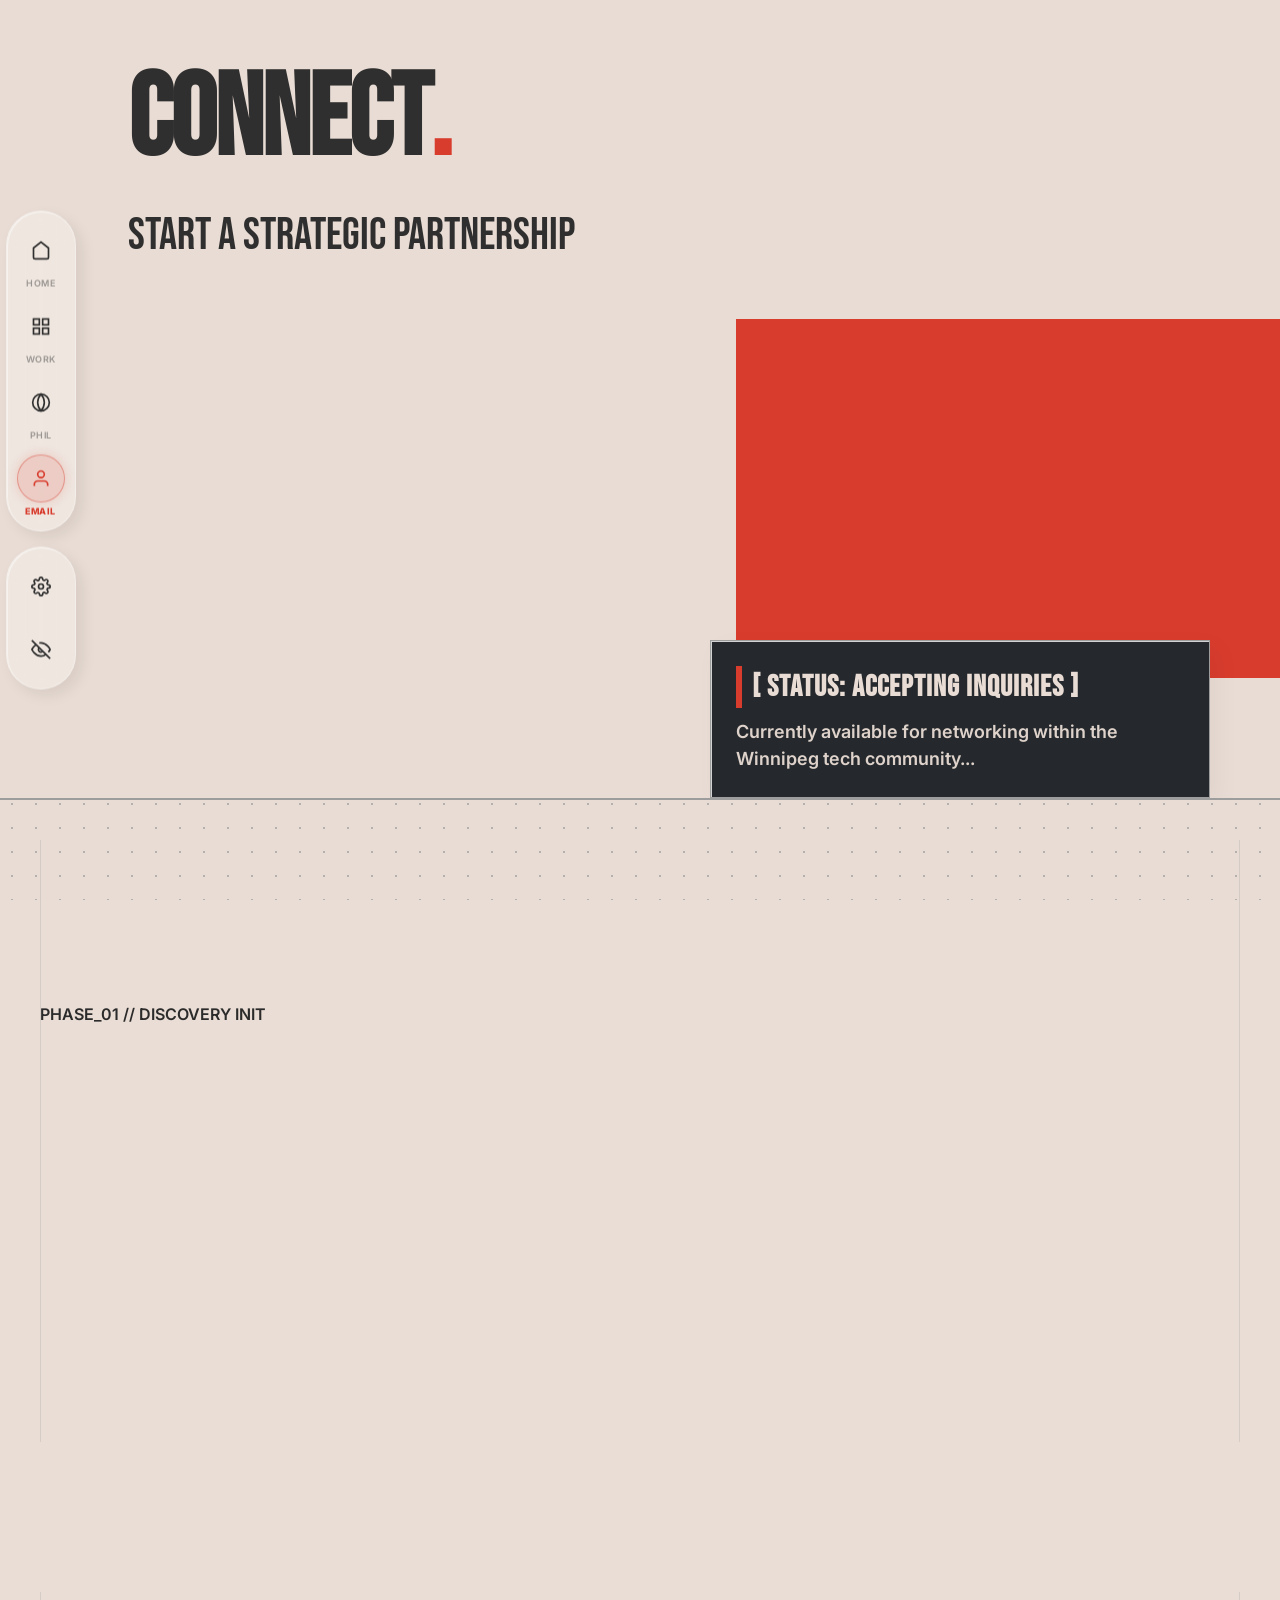
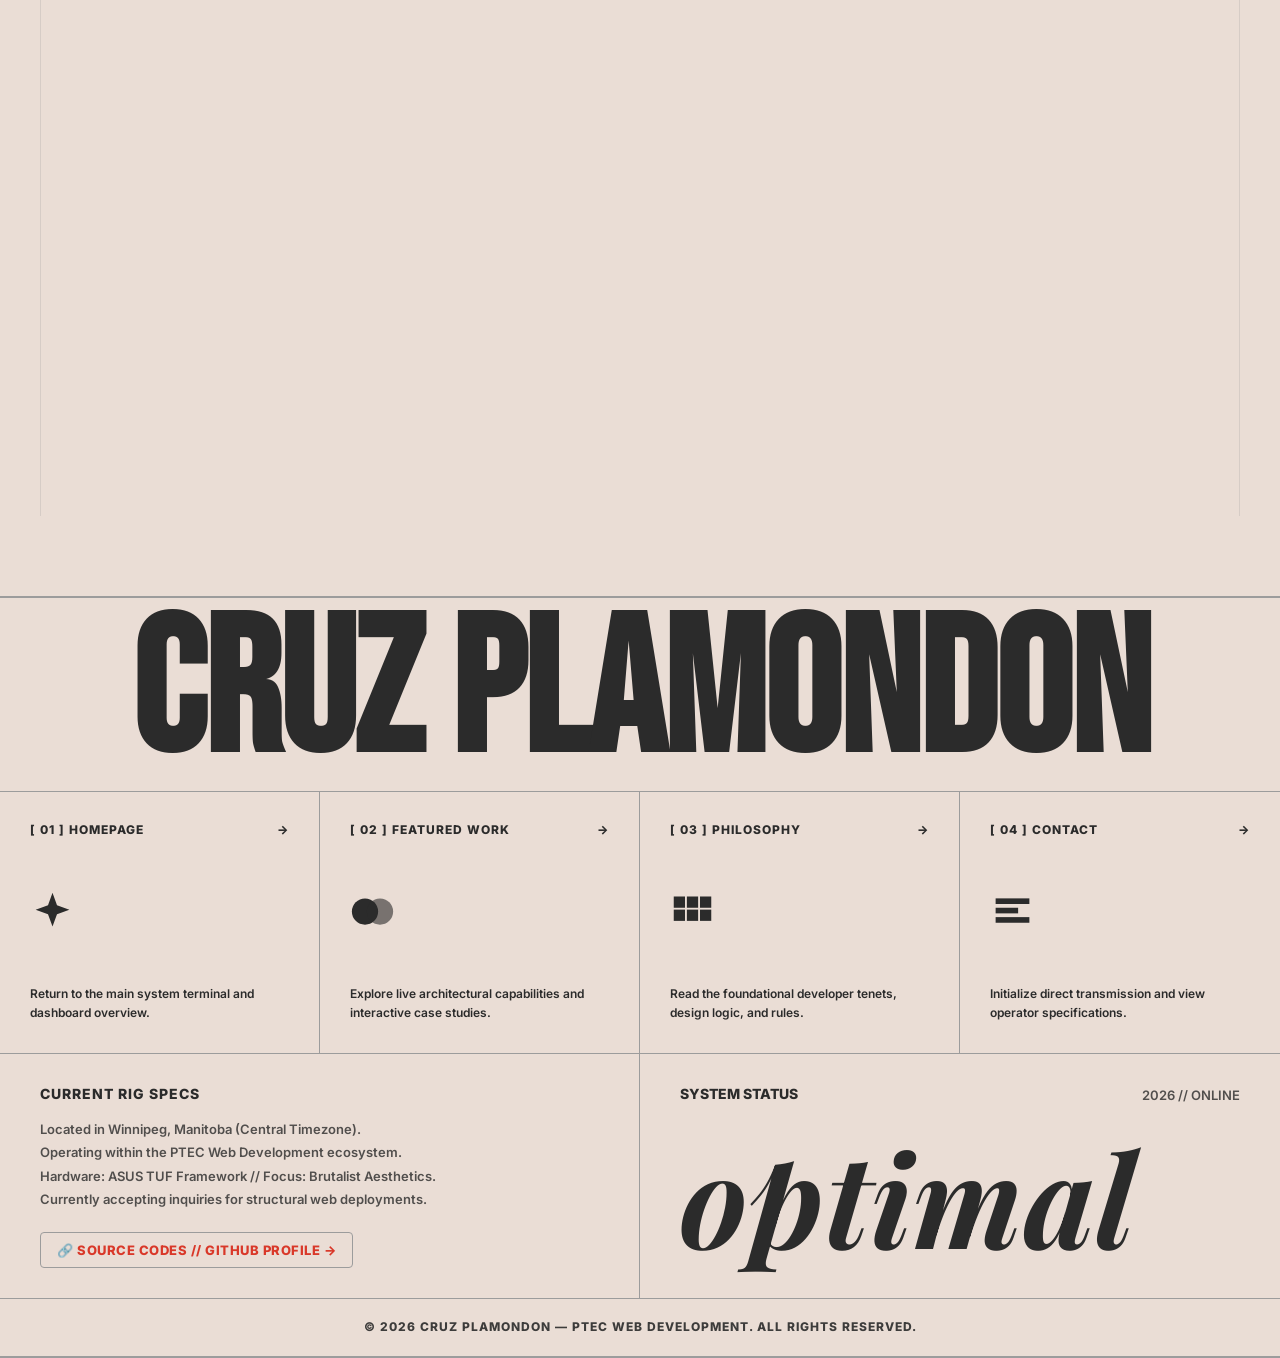
<file: contact.html>
<!doctype html>
<html lang="en">
  <head>
    <meta charset="UTF-8" />
    <meta name="viewport" content="width=device-width, initial-scale=1.0" />
    <title>Cruz Plamondon | Contact</title>

    <link rel="preconnect" href="https://fonts.googleapis.com" />
    <link rel="preconnect" href="https://fonts.gstatic.com" crossorigin />
    <link
      href="https://fonts.googleapis.com/css2?family=Bebas+Neue&family=Inter:wght@400;600;800&family=Playfair+Display:ital@1&display=swap"
      rel="stylesheet" />
    <link rel="stylesheet" href="stylesheets/main.css" />

    <style>
      /* =====================================================================
        GRADE 9 EXPLANATION: CLASSES VS IDs
        - CLASSES (written with a dot '.') are like school uniforms. Multiple elements 
          can wear the same uniform to look consistent across the page!
        - IDs (written with a hashtag '#') are unique fingerprints. Only ONE single 
          element per page can have that specific ID name!
        =====================================================================
      */

      /* CLASS: Reusable styling uniform for the large editorial worksheet layout */
      .editorial-flow-canvas {
        display: flex;
        flex-direction: column;
        gap: 15rem;
        padding-top: 4rem;
        padding-bottom: 8rem;
      }

      /* CLASS: Applied to all major form layout blocks */
      .mag-spread {
        position: relative;
        width: 100%;
      }

      .mag-headline {
        font-family: "Bebas Neue", serif;
        font-size: clamp(5rem, 8vw, 11rem) !important;
        line-height: 1 !important; /* Forces proper vertical container block metrics */
        text-transform: uppercase;
        letter-spacing: -1px;
        margin-bottom: 2.5rem;
        color: var(--text-primary);
        display: block;
      }

      .mag-headline em {
        display: block; /* Pushes the cursive word to its own independent line layer */
        color: var(--accent-color);
        font-size: clamp(4.5rem, 7vw, 9.5rem) !important;
        padding: 0.5rem 0 0 0;
        margin-top: -0.5rem;
      }

      /* CLASS: Controls the layout of the first asymmetric form block split */
      .spread-asymmetric {
        display: grid;
        grid-template-columns: 1.5fr 1fr;
        gap: 8rem;
        align-items: center;
      }

      /* CLASS: Handles the layout of the layered card block segment */
      .spread-overlap {
        display: flex;
        align-items: center;
        position: relative;
      }

      .mag-image-frame {
        width: 65%;
        height: 850px;
        overflow: hidden;
        margin: 0;
      }

      .mag-media {
        width: 100%;
        height: 100%;
        object-fit: cover;
        filter: grayscale(100%) contrast(120%);
        transition:
          filter 0.5s ease,
          transform 0.8s ease;
      }

      .mag-spread:hover .mag-media {
        filter: grayscale(0%) contrast(105%);
        transform: scale(1.03);
      }

      /* CLASS: Centers content alignment on specified page sections */
      .spread-center {
        display: flex;
        justify-content: center;
        text-align: center;
      }

      .mag-center-wrap {
        max-width: 900px;
        display: flex;
        flex-direction: column;
        align-items: center;
        width: 100%;
      }

      .center-media {
        height: 450px;
        margin: 4rem 0;
        border: var(--border-thin);
      }

      .mag-center-wrap .track-meta-num {
        margin: 0 auto 2rem auto;
      }

      .spread-split {
        display: grid;
        grid-template-columns: 1.2fr 1fr;
        gap: 8rem;
        align-items: flex-start;
      }

      .mag-floating-card {
        width: 45%;
        position: absolute;
        right: 0;
        top: 50%;
        transform: translateY(-50%);
        z-index: 5;
        background-color: var(
          --bg-inverse
        ) !important; /* Opaque baseline fill overrides */
        border: var(--border-thick) !important;
        box-shadow: -20px 20px 60px rgba(0, 0, 0, 0.4) !important;
        padding: 6rem;
      }

      html.dark-mode .mag-floating-card {
        background-color: #141414 !important; /* Bulletproof solid dark mode color anchor */
      }

      /* Protects the background opacity of Phase 1's lighter data card base as well */
      .mag-body-column.card.editorial-fieldset {
        background-color: var(--bg-secondary) !important;
        border: var(--border-thick) !important;
        box-shadow: 8px 8px 0px rgba(0, 0, 0, 0.1) !important;
      }

      /* CUSTOM EDITORIAL INPUTS */
      .editorial-input {
        background: transparent !important;
        border: none !important;
        border-bottom: 2px solid var(--border-color) !important;
        border-radius: 0 !important;
        padding: 1.5rem 0 !important;
        font-family: "Inter", sans-serif;
        font-size: 1.8rem !important;
        color: var(--text-primary);
        outline: none;
        resize: none;
        transition: border-color 0.3s ease;
        width: 100%;
      }

      .editorial-input:focus {
        border-bottom: 2px solid var(--accent-color) !important;
        outline: none !important;
        box-shadow: none !important;
      }

      .editorial-input.text-inverse {
        color: var(--text-inverse) !important;
        border-bottom-color: rgba(255, 255, 255, 0.3) !important;
      }

      .editorial-input.text-inverse:focus {
        border-bottom-color: var(--accent-color) !important;
      }

      .editorial-checkbox-grid {
        display: flex;
        flex-direction: column;
        gap: 1.2rem;
      }

      .editorial-check {
        font-family: "Inter", sans-serif;
        font-size: 1.5rem;
        display: flex;
        align-items: center;
        gap: 1.5rem;
        cursor: pointer;
        opacity: 0.9;
        transition: opacity 0.2s ease;
      }

      .editorial-check:hover {
        opacity: 1;
        color: var(--accent-color);
      }

      .editorial-check input[type="checkbox"] {
        width: 18px;
        height: 18px;
        accent-color: var(--accent-color);
        cursor: pointer;
      }

      .editorial-fieldset {
        border: none;
        padding: 2rem;
        margin: 0;
        min-width: 0;
      }

      .editorial-legend {
        font-family: "Bebas Neue", serif;
        font-size: 2.2rem;
        letter-spacing: 1px;
        color: var(--text-primary);
        width: 100%;
        display: block;
        max-width: 100%;
        white-space: normal;
        padding-bottom: 0.5rem;
      }

      .editorial-legend.text-inverse {
        color: var(--text-inverse) !important;
      }

      /* =====================================================================
        PROGRESSIVE DISCLOSURE STATE ENGINE
        =====================================================================
      */
      .advanced-form-section {
        display: none !important;
        opacity: 0;
        transform: translateY(-20px);
        transition:
          opacity 0.6s var(--curve-reveal),
          transform 0.6s var(--curve-reveal);
      }

      .advanced-form-section.is-revealed {
        display: flex !important;
        opacity: 1;
        transform: translateY(0);
      }

      fieldset.advanced-form-section.is-revealed {
        display: block !important;
      }

      @media (max-width: 900px) {
        .editorial-flow-canvas {
          gap: 8rem;
        }
        .spread-asymmetric,
        .spread-split {
          grid-template-columns: 1fr;
          gap: 4rem;
        }
        .spread-overlap {
          flex-direction: column;
        }
        .mag-image-frame {
          width: 100%;
          height: 350px;
        }
        .mag-floating-card {
          width: 95%;
          top: auto;
          transform: translateY(-40px);
          margin: 0 auto;
          padding: 3rem 2rem;
        }
        .mag-center-wrap {
          text-align: left;
          align-items: flex-start;
        }
        .mag-center-wrap .track-meta-num {
          margin: 0 0 2rem 0;
        }
      }
    </style>

    <script>
      if (localStorage.getItem("system-theme") === "dark") {
        document.documentElement.classList.add("dark-mode");
      }
    </script>
  </head>
  <body>
    <a href="#main-content" class="skip-link">Skip to Content</a>

    <div id="progress-bar"></div>

    <!-- START: DUAL-CLUSTER GLASS PILL NAVIGATION -->
    <nav class="nav-glass-pill" id="main-nav-pill" aria-label="Main Navigation">
      <div class="nav-pill-list" id="nav-pill-list">
        <div class="nav-lens" id="nav-lens" aria-hidden="true"></div>

        <!-- PRIMARY NAVIGATION CLUSTER -->
        <ul class="nav-cluster primary-cluster">
          <li class="nav-item is-active">
            <a href="index.html" class="nav-icon" aria-label="Homepage">
              <svg
                viewBox="0 0 24 24"
                fill="none"
                stroke="currentColor"
                stroke-width="2">
                <path d="M3 9l9-7 9 7v11a2 2 0 0 1-2 2H5a2 2 0 0 1-2-2z"></path>
              </svg>
            </a>
            <span class="nav-label">HOME</span>
          </li>

          <li class="nav-item">
            <a href="work.html" class="nav-icon" aria-label="Featured Work">
              <svg
                viewBox="0 0 24 24"
                fill="none"
                stroke="currentColor"
                stroke-width="2">
                <rect x="3" y="3" width="7" height="7"></rect>
                <rect x="14" y="3" width="7" height="7"></rect>
                <rect x="14" y="14" width="7" height="7"></rect>
                <rect x="3" y="14" width="7" height="7"></rect>
              </svg>
            </a>
            <span class="nav-label">WORK</span>
            <div class="glass-flyout edge-align-left">
              <span class="flyout-title">FEATURED WORK</span>
              <a href="index.html#featured-work">Treaty 1 Architecture</a>
              <a href="index.html#about">Capabilities Matrix</a>
              <a href="work.html">Interactive Laboratory</a>
            </div>
          </li>

          <li class="nav-item">
            <a
              href="philosophy.html"
              class="nav-icon"
              aria-label="Developer Philosophy">
              <svg
                viewBox="0 0 24 24"
                fill="none"
                stroke="currentColor"
                stroke-width="2">
                <circle cx="12" cy="12" r="10"></circle>
                <path
                  d="M12 2a15.3 15.3 0 0 1 4 10 15.3 15.3 0 0 1-4 10 15.3 15.3 0 0 1-4-10 15.3 15.3 0 0 1 4-10z"></path>
              </svg>
            </a>
            <span class="nav-label">PHIL</span>
            <div class="glass-flyout">
              <span class="flyout-title">PHILOSOPHY</span>
              <a href="philosophy.html#tenets">The War on Load</a>
              <a href="philosophy.html#tenets">First Eye Psychology</a>
              <a href="philosophy.html#tenets">Chameleon Aesthetic</a>
            </div>
          </li>

          <li class="nav-item">
            <a
              href="contact.html"
              class="nav-icon"
              aria-label="Contact Operator">
              <svg
                viewBox="0 0 24 24"
                fill="none"
                stroke="currentColor"
                stroke-width="2">
                <path d="M20 21v-2a4 4 0 0 0-4-4H8a4 4 0 0 0-4 4v2"></path>
                <circle cx="12" cy="7" r="4"></circle>
              </svg>
            </a>
            <span class="nav-label">EMAIL</span>
            <div class="glass-flyout">
              <span class="flyout-title">EMAIL & CONTACT</span>
              <a href="contact.html">Direct message</a>
              <a href="contact.html#personal-specs">Architecture plan</a>
              <a href="https://github.com/cruz-in" target="_blank"
                >GitHub Repository</a
              >
            </div>
          </li>
        </ul>

        <!-- SYSTEM CONTROLS CLUSTER -->
        <ul class="nav-cluster system-cluster">
          <li class="nav-item">
            <button class="nav-icon" aria-label="System Settings">
              <svg
                viewBox="0 0 24 24"
                fill="none"
                stroke="currentColor"
                stroke-width="2">
                <circle cx="12" cy="12" r="3"></circle>
                <path
                  d="M19.4 15a1.65 1.65 0 0 0 .33 1.82l.06.06a2 2 0 0 1 0 2.83 2 2 0 0 1-2.83 0l-.06-.06a1.65 1.65 0 0 0-1.82-.33 1.65 1.65 0 0 0-1 1.51V21a2 2 0 0 1-2 2 2 2 0 0 1-2-2v-.09A1.65 1.65 0 0 0 9 19.4a1.65 1.65 0 0 0-1.82.33l-.06.06a2 2 0 0 1-2.83 0 2 2 0 0 1 0-2.83l.06-.06a1.65 1.65 0 0 0 .33-1.82 1.65 1.65 0 0 0-1.51-1H3a2 2 0 0 1-2-2 2 2 0 0 1 2-2h.09A1.65 1.65 0 0 0 4.6 9a1.65 1.65 0 0 0-.33-1.82l-.06-.06a2 2 0 0 1 0-2.83 2 2 0 0 1 2.83 0l.06.06a1.65 1.65 0 0 0 1.82.33H9a1.65 1.65 0 0 0 1-1.51V3a2 2 0 0 1 2-2 2 2 0 0 1 2 2v.09a1.65 1.65 0 0 0 1 1.51 1.65 1.65 0 0 0 1.82-.33l.06-.06a2 2 0 0 1 2.83 0 2 2 0 0 1 0 2.83l-.06.06a1.65 1.65 0 0 0-.33 1.82V9a1.65 1.65 0 0 0 1.51 1H21a2 2 0 0 1 2 2 2 2 0 0 1-2 2h-.09a1.65 1.65 0 0 0-1.51 1z"></path>
              </svg>
            </button>
            <div class="glass-flyout edge-align-right">
              <span class="flyout-title">SYSTEM PREFS</span>

              <button
                class="composite-search-btn interactive-button-action"
                aria-label="Open Search">
                <div class="search-glass-puck">
                  <svg
                    viewBox="0 0 24 24"
                    fill="none"
                    stroke="currentColor"
                    stroke-width="2.5">
                    <circle cx="11" cy="11" r="8"></circle>
                    <line x1="21" y1="21" x2="16.65" y2="16.65"></line>
                  </svg>
                </div>
                <div class="search-solid-pill">SEARCH PLATFORM</div>
              </button>

              <div class="glass-toggle-wrapper margin-top-1">
                <input
                  type="checkbox"
                  id="theme-switch"
                  class="theme-switch-input"
                  aria-label="Toggle Dark Mode" />
                <label for="theme-switch" class="glass-toggle-label">
                  <span class="glass-toggle-knob">
                    <svg
                      class="toggle-sun"
                      viewBox="0 0 24 24"
                      fill="none"
                      stroke="currentColor"
                      stroke-width="2">
                      <circle cx="12" cy="12" r="5"></circle>
                      <line x1="12" y1="1" x2="12" y2="3"></line>
                      <line x1="12" y1="21" x2="12" y2="23"></line>
                      <line x1="4.22" y1="4.22" x2="5.64" y2="5.64"></line>
                      <line x1="18.36" y1="18.36" x2="19.78" y2="19.78"></line>
                      <line x1="1" y1="12" x2="3" y2="12"></line>
                      <line x1="21" y1="12" x2="23" y2="12"></line>
                      <line x1="4.22" y1="19.78" x2="5.64" y2="18.36"></line>
                      <line x1="18.36" y1="5.64" x2="19.78" y2="4.22"></line>
                    </svg>
                    <svg
                      class="toggle-moon"
                      viewBox="0 0 24 24"
                      fill="none"
                      stroke="currentColor"
                      stroke-width="2">
                      <path
                        d="M21 12.79A9 9 0 1 1 11.21 3 7 7 0 0 0 21 12.79z"></path>
                    </svg>
                  </span>
                </label>
                <span class="toggle-label-text">DARK MODE</span>
              </div>

              <div class="glass-toggle-wrapper margin-top-1">
                <input
                  type="checkbox"
                  id="audio-switch"
                  class="audio-switch-input theme-switch-input"
                  aria-label="Toggle System Audio Mute" />
                <label for="audio-switch" class="glass-toggle-label">
                  <span class="glass-toggle-knob">
                    <svg
                      class="toggle-audio-on"
                      viewBox="0 0 24 24"
                      fill="none"
                      stroke="currentColor"
                      stroke-width="2">
                      <polygon
                        points="11 5 6 9 2 9 2 15 6 15 11 19 11 5"></polygon>
                      <path
                        d="M19.07 4.93a10 10 0 0 1 0 14.14M15.54 8.46a5 5 0 0 1 0 7.07"></path>
                    </svg>
                    <svg
                      class="toggle-audio-off"
                      viewBox="0 0 24 24"
                      fill="none"
                      stroke="currentColor"
                      stroke-width="2">
                      <polygon
                        points="11 5 6 9 2 9 2 15 6 15 11 19 11 5"></polygon>
                      <line x1="23" y1="9" x2="17" y2="15"></line>
                      <line x1="17" y1="9" x2="23" y2="15"></line>
                    </svg>
                  </span>
                </label>
                <span class="toggle-label-text">MUTE AUDIO</span>
              </div>
            </div>
          </li>

          <li class="nav-item">
            <button
              id="stealth-toggle-btn"
              class="nav-icon"
              aria-label="Hide UI">
              <svg
                class="icon-eye-off"
                viewBox="0 0 24 24"
                fill="none"
                stroke="currentColor"
                stroke-width="2">
                <path
                  d="M17.94 17.94A10.07 10.07 0 0 1 12 20c-7 0-11-8-11-8a18.45 18.45 0 0 1 5.06-5.94M9.9 4.24A9.12 9.12 0 0 1 12 4c7 0 11 8 11 8a18.5 18.5 0 0 1-2.16 3.19m-6.72-1.07a3 3 0 1 1-4.24-4.24"></path>
                <line x1="1" y1="1" x2="23" y2="23"></line>
              </svg>
              <svg
                class="icon-eye"
                viewBox="0 0 24 24"
                fill="none"
                stroke="currentColor"
                stroke-width="2"
                style="display: none">
                <path d="M1 12s4-8 11-8 11 8 11 8-4 8-11 8-11-8-11-8z"></path>
                <circle cx="12" cy="12" r="3"></circle>
              </svg>
            </button>
          </li>
        </ul>
      </div>
    </nav>

    <div class="drawer-overlay" aria-hidden="true"></div>
    <section class="drawer-panel" aria-hidden="true">
      <div class="drawer-header">
        <form class="drawer-form">
          <label for="drawer-search-input" class="sr-only">Search</label>
          <input
            type="text"
            id="drawer-search-input"
            placeholder="SEARCH PORTFOLIO..."
            autocomplete="off"
            disabled />
        </form>
      </div>
      <section class="drawer-content">
        <h4>QUICK LINKS</h4>
        <ul class="drawer-results"></ul>
      </section>
    </section>

    <main id="main-content">
      <section class="hero-section accent-low border-bottom">
        <div class="hero-left">
          <section>
            <h1 class="hero-display margin-zero hero-title-contact">
              connect<span class="accent-dot">.</span>
            </h1>
            <p class="hero-subtitle">START A STRATEGIC PARTNERSHIP</p>
          </section>
        </div>
        <div class="hero-right">
          <div class="color-block-accent"></div>
          <section
            class="padding-box border-box hero-terminal bg-primary-surface">
            <h3 class="terminal-title">[ STATUS: ACCEPTING INQUIRIES ]</h3>
            <p class="body-large top-1rem">
              Currently available for networking within the Winnipeg tech
              community...
            </p>
          </section>
        </div>
      </section>

      <!-- THE EDITORIAL WORKSHEET FORM -->
      <form
        action="#"
        method="POST"
        class="editorial-flow-canvas section-padding overflow-hidden">
        <!-- SPREAD 01: The Asymmetric Intro -->
        <section class="mag-spread spread-asymmetric container parent-sequence">
          <div class="mag-text-column">
            <span class="track-meta-num">PHASE_01 // DISCOVERY INIT</span>
            <h3 class="mag-headline">
              THE <br /><em class="serif-italic">vision.</em>
            </h3>
          </div>

          <!-- UPGRADE: Replaced generic div with a semantic fieldset -->
          <fieldset class="mag-body-column card editorial-fieldset">
            <legend class="sr-only">Client Contact Information</legend>

            <p class="body-large top-zero">
              A website is only as good as what I understand about your
              business. Don't overthink it—your gut answer is almost always the
              right one.
            </p>

            <div class="form-group top-3rem">
              <label for="client-name"
                >OPERATOR DESIGNATION (FULL NAME) *</label
              >
              <input
                type="text"
                id="client-name"
                name="name"
                required
                class="editorial-input"
                placeholder="e.g., John Doe" />
            </div>

            <div class="form-group top-2rem">
              <label for="client-email">SECURE COMMS (EMAIL) *</label>
              <input
                type="email"
                id="client-email"
                name="email"
                required
                class="editorial-input"
                placeholder="e.g., john@company.com" />
            </div>

            <div class="form-group top-2rem">
              <label for="client-message">TRANSMISSION (MESSAGE) *</label>
              <textarea
                id="client-message"
                name="message"
                required
                class="editorial-input"
                rows="2"
                placeholder="How can I help you?"></textarea>
            </div>

            <button
              type="button"
              id="advanced-form-trigger"
              class="badge badge-inverse top-3rem no-underline"
              style="width: 100%">
              ADD PROJECT DETAILS &darr;
            </button>
          </fieldset>
        </section>

        <!-- SPREAD 02: The Floating Image Overlap (Business Data) -->
        <section
          class="mag-spread spread-overlap container parent-sequence advanced-form-section">
          <figure class="mag-image-frame border-box">
            <img
              src="images/modular-grid-poster.jpg"
              alt="Abstract structural map"
              class="mag-media" />
          </figure>

          <div class="mag-floating-card card-dark">
            <span class="track-meta-num text-inverse"
              >PHASE_02 // THE BUSINESS</span
            >
            <h3 class="mag-headline text-inverse">
              CORE<br /><em class="serif-italic">mechanics.</em>
            </h3>

            <!-- UPGRADE: Grouping business goals into a fieldset -->
            <fieldset class="editorial-fieldset">
              <legend class="sr-only">Business Overview</legend>

              <div class="form-group top-2rem">
                <label for="bbq-pitch" class="text-inverse"
                  >In one sentence, how would you describe your business to
                  someone at a backyard BBQ?</label
                >
                <textarea
                  id="bbq-pitch"
                  name="bbq_pitch"
                  rows="2"
                  class="editorial-input text-inverse"
                  placeholder="We are a local contractor that does..."></textarea>
              </div>

              <!-- UPGRADE: The textbook semantic checkbox fieldset -->
              <fieldset class="form-group top-3rem editorial-fieldset">
                <legend class="editorial-legend text-inverse">
                  What does this website need to DO for it to be worth it?
                  (Select all that apply)
                </legend>
                <div class="editorial-checkbox-grid top-1rem">
                  <label class="editorial-check text-inverse"
                    ><input type="checkbox" name="goals" value="leads" /> Get
                    more inquiries / phone calls</label
                  >
                  <label class="editorial-check text-inverse"
                    ><input type="checkbox" name="goals" value="better_jobs" />
                    Win bigger, higher-paying jobs</label
                  >
                  <label class="editorial-check text-inverse"
                    ><input type="checkbox" name="goals" value="credibility" />
                    Build trust so referrals can check us out</label
                  >
                  <label class="editorial-check text-inverse"
                    ><input type="checkbox" name="goals" value="automate" /> Cut
                    down on repeat questions I answer all day</label
                  >
                </div>
              </fieldset>
            </fieldset>
          </div>
        </section>

        <!-- SPREAD 03: The Center Anchor (Psychology) -->
        <section
          class="mag-spread spread-center container parent-sequence advanced-form-section">
          <div class="mag-center-wrap">
            <span class="track-meta-num">PHASE_03 // CUSTOMER PSYCHOLOGY</span>
            <img
              src="images/think-more-design-less.jpg"
              class="mag-media center-media bottom-2rem"
              alt="Abstract architectural rendering" />
            <h3 class="mag-headline">
              THE <em class="serif-italic">friction.</em>
            </h3>
            <p class="body-large">
              The better I understand the person on the other end, the better
              the site speaks to them.
            </p>

            <fieldset class="editorial-fieldset" style="width: 100%">
              <legend class="sr-only">Customer Pain Points</legend>

              <div
                class="form-group top-3rem"
                style="width: 100%; text-align: left">
                <label for="customer-trigger"
                  >When a customer is searching for you, what just happened in
                  their life? (The trigger)</label
                >
                <input
                  type="text"
                  id="customer-trigger"
                  name="trigger"
                  class="editorial-input"
                  placeholder="e.g., Their panel keeps tripping, they bought a new house..." />
              </div>

              <div
                class="form-group top-3rem"
                style="width: 100%; text-align: left">
                <label for="hesitation"
                  >What is the #1 reason someone hesitates before hiring in your
                  industry?</label
                >
                <input
                  type="text"
                  id="hesitation"
                  name="hesitation"
                  class="editorial-input"
                  placeholder="e.g., Fear of getting overcharged, contractors ghosting them..." />
              </div>
            </fieldset>
          </div>
        </section>

        <!-- SPREAD 04: The Final Split (Brand & Submit) -->
        <section class="mag-spread spread-split container parent-sequence">
          <fieldset
            class="mag-split-left editorial-fieldset advanced-form-section">
            <legend class="sr-only">Brand Identity and Preferences</legend>
            <span class="track-meta-num">PHASE_04 // AESTHETICS</span>
            <h3 class="mag-headline">
              BRAND <em class="serif-italic">identity.</em>
            </h3>
            <p class="body-large">
              You aren't a designer—and you don't need to be. Tell me what feels
              right.
            </p>

            <div class="form-group top-3rem">
              <label for="brand-words"
                >Pick the 5 words you most want customers to use about
                you:</label
              >
              <textarea
                id="brand-words"
                name="brand_words"
                rows="2"
                class="editorial-input"
                placeholder="e.g., Trustworthy, Premium, Fast, No-nonsense, Modern..."></textarea>
            </div>

            <div class="form-group top-3rem">
              <label for="site-links"
                >Show me a website you LIKE, and one you HATE (and why):</label
              >
              <textarea
                id="site-links"
                name="site_links"
                rows="3"
                class="editorial-input"
                placeholder="I like [URL] because it's clean. I hate [URL] because it looks cheap..."></textarea>
            </div>
          </fieldset>

          <div class="mag-split-right card padding-box flex-column-justify">
            <span class="track-meta-num">PHASE_05 // INITIALIZE</span>
            <h3 class="mag-headline">
              READY TO <em class="serif-italic">build.</em>
            </h3>
            <p class="body-large bottom-2-5rem">
              By submitting this brief, you are initiating a strategic review. I
              will analyze your data and respond with deployment options.
            </p>
            <button type="submit" class="btn-submit">
              TRANSMIT DIRECTIVE &rarr;
            </button>
          </div>
        </section>
      </form>
    </main>

    <footer class="swiss-footer">
      <div class="swiss-row-top swiss-border-bottom">
        <h2 class="swiss-massive-type">CRUZ PLAMONDON</h2>
      </div>

      <div class="swiss-row-mid swiss-border-bottom">
        <a href="index.html" class="swiss-col-4 swiss-border-right">
          <div class="swiss-col-header">
            <span>[ 01 ] HOMEPAGE</span>
            <span class="swiss-arrow">&rarr;</span>
          </div>
          <div class="swiss-icon">
            <svg viewBox="0 0 24 24" fill="currentColor">
              <path
                d="M12 2l2.4 6.6 6.6 2.4-6.6 2.4L12 20l-2.4-6.6L3 11l6.6-2.4L12 2z" />
            </svg>
          </div>
          <p class="swiss-col-desc">
            Return to the main system terminal and dashboard overview.
          </p>
        </a>

        <a href="work.html" class="swiss-col-4 swiss-border-right">
          <div class="swiss-col-header">
            <span>[ 02 ] FEATURED WORK</span>
            <span class="swiss-arrow">&rarr;</span>
          </div>
          <div class="swiss-icon">
            <svg viewBox="0 0 24 24" fill="currentColor">
              <circle cx="8" cy="12" r="7" />
              <circle cx="16" cy="12" r="7" opacity="0.6" />
            </svg>
          </div>
          <p class="swiss-col-desc">
            Explore live architectural capabilities and interactive case
            studies.
          </p>
        </a>

        <a href="philosophy.html" class="swiss-col-4 swiss-border-right">
          <div class="swiss-col-header">
            <span>[ 03 ] PHILOSOPHY</span>
            <span class="swiss-arrow">&rarr;</span>
          </div>
          <div class="swiss-icon">
            <svg viewBox="0 0 24 24" fill="currentColor">
              <rect x="2" y="4" width="6" height="6" />
              <rect x="9" y="4" width="6" height="6" />
              <rect x="16" y="4" width="6" height="6" />
              <rect x="2" y="11" width="6" height="6" />
              <rect x="9" y="11" width="6" height="6" />
              <rect x="16" y="11" width="6" height="6" />
            </svg>
          </div>
          <p class="swiss-col-desc">
            Read the foundational developer tenets, design logic, and rules.
          </p>
        </a>

        <a href="contact.html" class="swiss-col-4">
          <div class="swiss-col-header">
            <span>[ 04 ] CONTACT</span>
            <span class="swiss-arrow">&rarr;</span>
          </div>
          <div class="swiss-icon">
            <svg viewBox="0 0 24 24" fill="currentColor">
              <rect x="3" y="5" width="18" height="3" />
              <rect x="3" y="10" width="12" height="3" />
              <rect x="3" y="15" width="18" height="3" />
            </svg>
          </div>
          <p class="swiss-col-desc">
            Initialize direct transmission and view operator specifications.
          </p>
        </a>
      </div>

      <div class="swiss-row-bottom">
        <div class="swiss-col-half swiss-border-right">
          <h4 class="swiss-subheading">CURRENT RIG SPECS</h4>
          <p class="swiss-text-body">
            Located in Winnipeg, Manitoba (Central Timezone).<br />
            Operating within the PTEC Web Development ecosystem.<br />
            Hardware: ASUS TUF Framework // Focus: Brutalist Aesthetics.<br />
            Currently accepting inquiries for structural web deployments.
          </p>

          <div class="top-2rem">
            <a
              href="https://github.com/cruz-in"
              target="_blank"
              rel="noopener noreferrer"
              class="swiss-social-anchor">
              &#128279; SOURCE CODES // GITHUB PROFILE &rarr;
            </a>
          </div>
        </div>

        <div class="swiss-col-half flex-bottom-right">
          <div class="swiss-status-top">
            <span class="swiss-subheading">SYSTEM STATUS</span>
            <span class="swiss-text-body text-right">2026 // ONLINE</span>
          </div>
          <h2 class="swiss-status-massive">OPTIMAL</h2>
        </div>
      </div>

      <div class="swiss-row-copyright">
        <p class="swiss-copyright-text">
          &copy; 2026 Cruz Plamondon &mdash; PTEC Web Development. All Rights
          Reserved.
        </p>
      </div>
    </footer>

    <a href="#" class="back-to-top" aria-label="Back to top">&#8593;</a>

    <script src="JavaScripts/searchData.js"></script>
    <script src="JavaScripts/scripts.js"></script>
  </body>
</html>
</file>
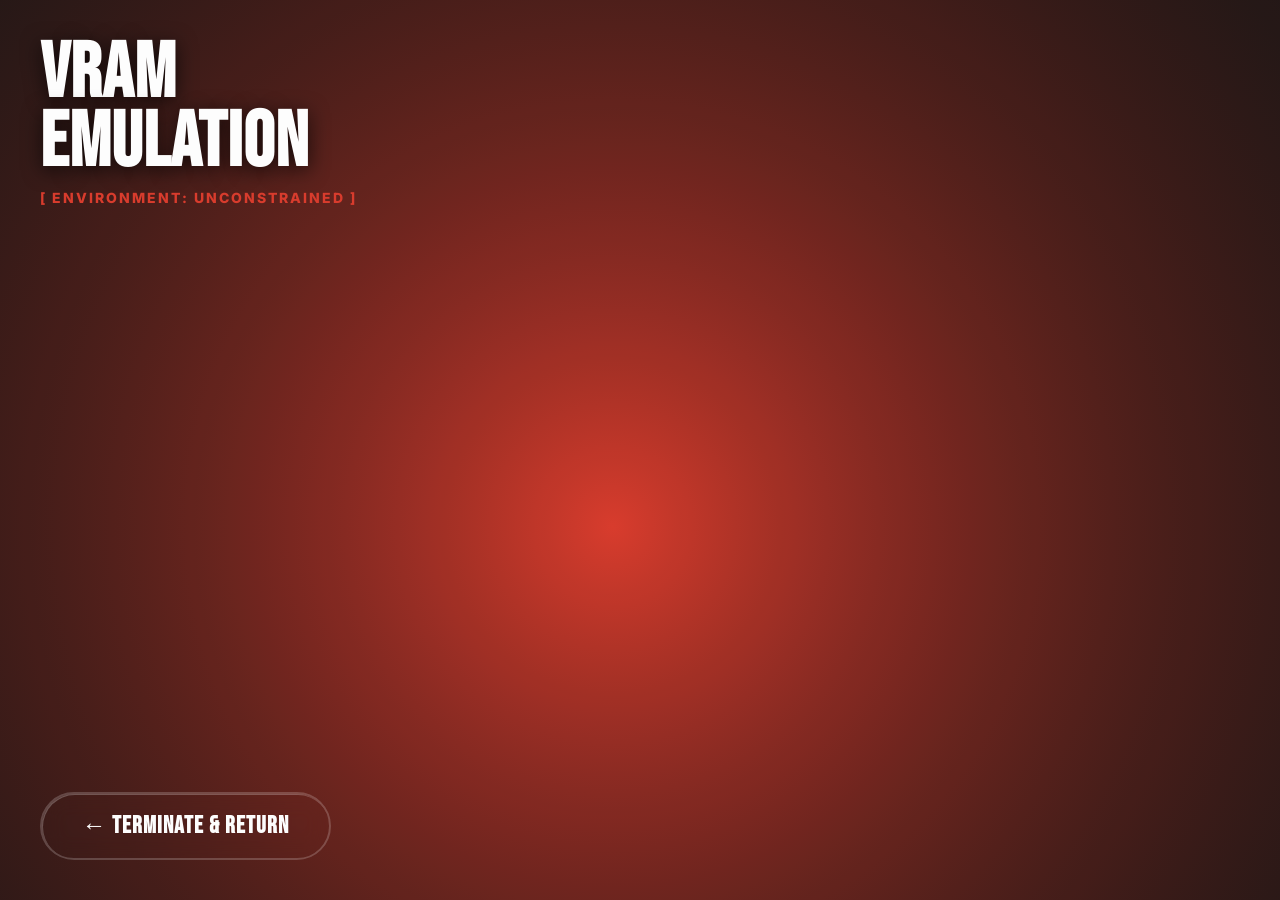
<file: liquid-sim.html>
<!doctype html>
<html lang="en">
  <head>
    <meta charset="UTF-8" />
    <meta name="viewport" content="width=device-width, initial-scale=1.0" />
    <title>VRAM Emulation | Lab</title>

    <link rel="preconnect" href="https://fonts.googleapis.com" />
    <link rel="preconnect" href="https://fonts.gstatic.com" crossorigin />
    <link
      href="https://fonts.googleapis.com/css2?family=Bebas+Neue&family=Inter:wght@400;600;800&display=swap"
      rel="stylesheet" />

    <link rel="stylesheet" href="stylesheets/main.css" />

    <style>
      /* =====================================================================
        GRADE 9 EXPLANATION: FULLSCREEN CANVAS ISOLATION
        Because this page is a standalone laboratory, we put its specific 
        styles right here in the HTML file. 
        
        The 'lab-matrix-body' class strips away all scrollbars and margins, 
        forcing the screen to be exactly 100% of the viewport width (100vw) 
        and height (100vh). We use absolute positioning to pin the text and 
        the back button to the corners, letting the liquid canvas take over 
        the entire background.
        ===================================================================== 
      */

      /* Forces the page to act like a locked, dark monitor screen */
      .lab-matrix-body {
        margin: 0 !important;
        padding: 0 !important;
        width: 100vw;
        height: 100vh;
        overflow: hidden; /* Kills the scrollbars instantly */
        background-color: #141414 !important; /* Pitch black background */
      }

      /* Pins the invisible canvas drawing board to the absolute edges */
      #fluid-fullscreen {
        position: absolute;
        top: 0;
        left: 0;
        width: 100%;
        height: 100%;
        z-index: 1;
        cursor: crosshair; /* Changes the mouse pointer to a target */
      }

      /* Protects the text from being clicked so it doesn't interrupt the canvas */
      .lab-overlay {
        position: absolute;
        top: 4rem;
        left: 4rem;
        z-index: 10;
        pointer-events: none;
      }

      .lab-title {
        font-family: "Bebas Neue", serif;
        font-size: clamp(4rem, 6vw, 8rem);
        color: #ffffff;
        line-height: 0.9;
        margin: 0;
        text-shadow: 0 4px 20px rgba(0, 0, 0, 0.8); /* Helps text pop off the glowing background */
      }

      .lab-status {
        font-family: "Inter", sans-serif;
        font-weight: 800;
        font-size: 1.4rem;
        color: var(--accent-color);
        letter-spacing: 2px;
        margin-top: 1rem;
      }

      /* The Escape Hatch: Pins the exit button to the bottom left */
      .btn-exit-lab {
        position: absolute;
        bottom: 4rem;
        left: 4rem;
        pointer-events: auto; /* Re-enables clicking specifically for this button */
        border-color: rgba(255, 255, 255, 0.2) !important;
        background: transparent !important;
        color: #ffffff !important;
        z-index: 10;
      }

      /* Inverts the button color on hover so the user knows it's active */
      .btn-exit-lab:hover {
        background: #ffffff !important;
        color: #000000 !important;
      }
    </style>
  </head>
  <body class="lab-matrix-body">
    <canvas id="fluid-fullscreen"></canvas>

    <div class="lab-overlay">
      <h1 class="lab-title">VRAM<br />EMULATION</h1>
      <div class="lab-status">[ ENVIRONMENT: UNCONSTRAINED ]</div>
    </div>

    <a href="work.html" class="badge btn-exit-lab no-underline"
      >&larr; TERMINATE & RETURN</a
    >

    <script src="JavaScripts/scripts.js"></script>
  </body>
</html>
</file>
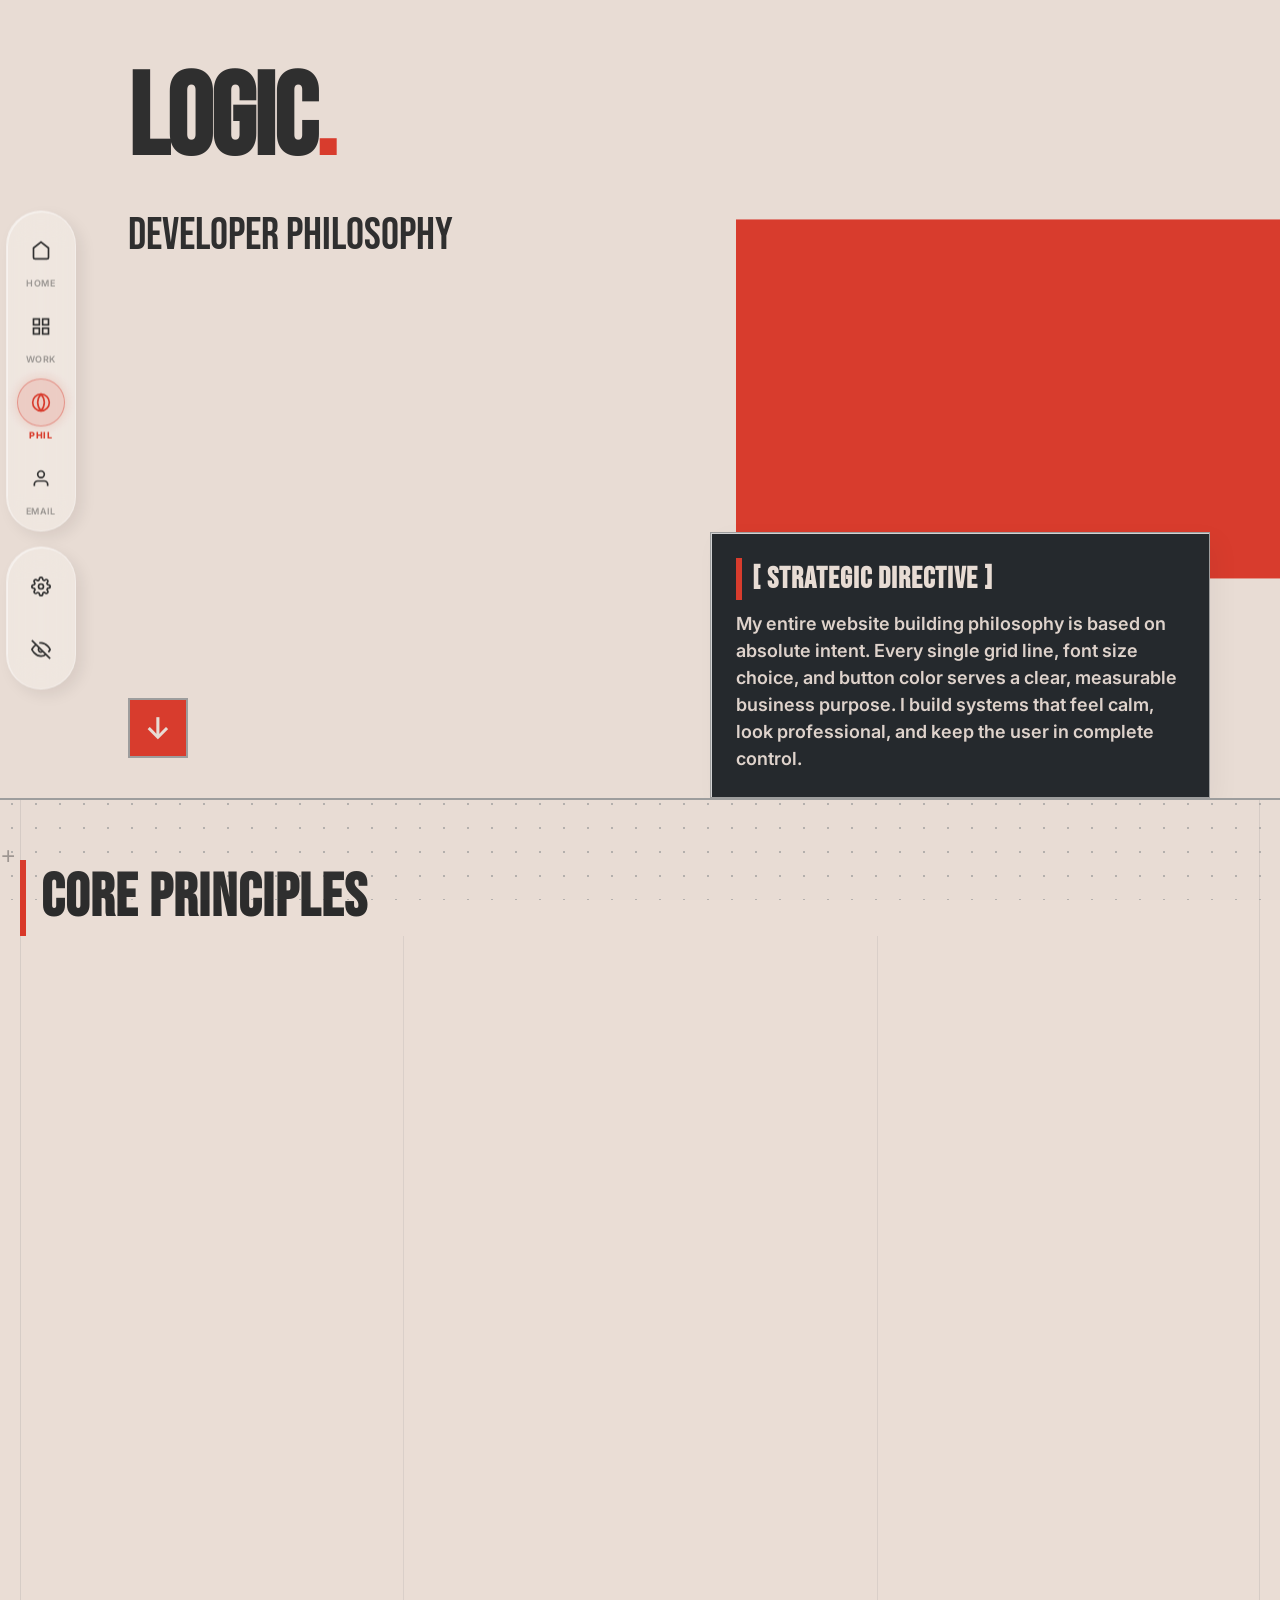
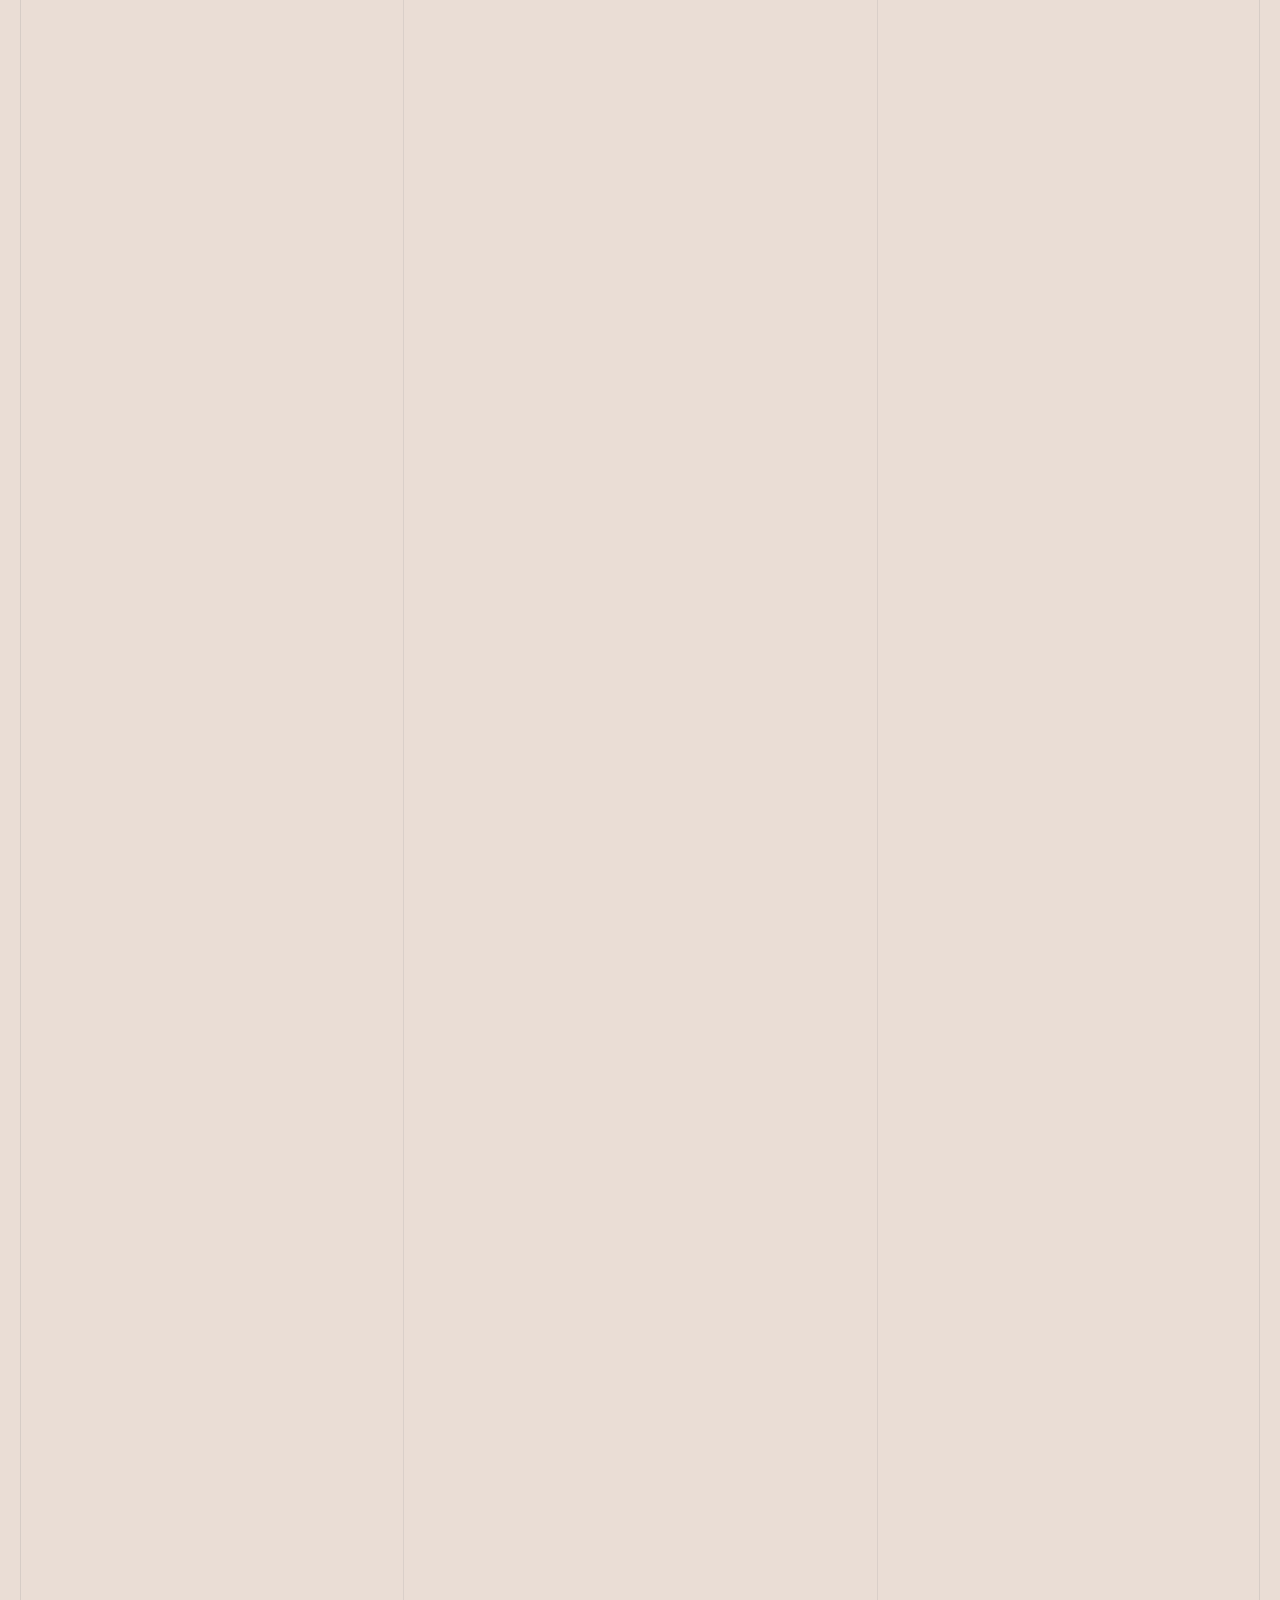
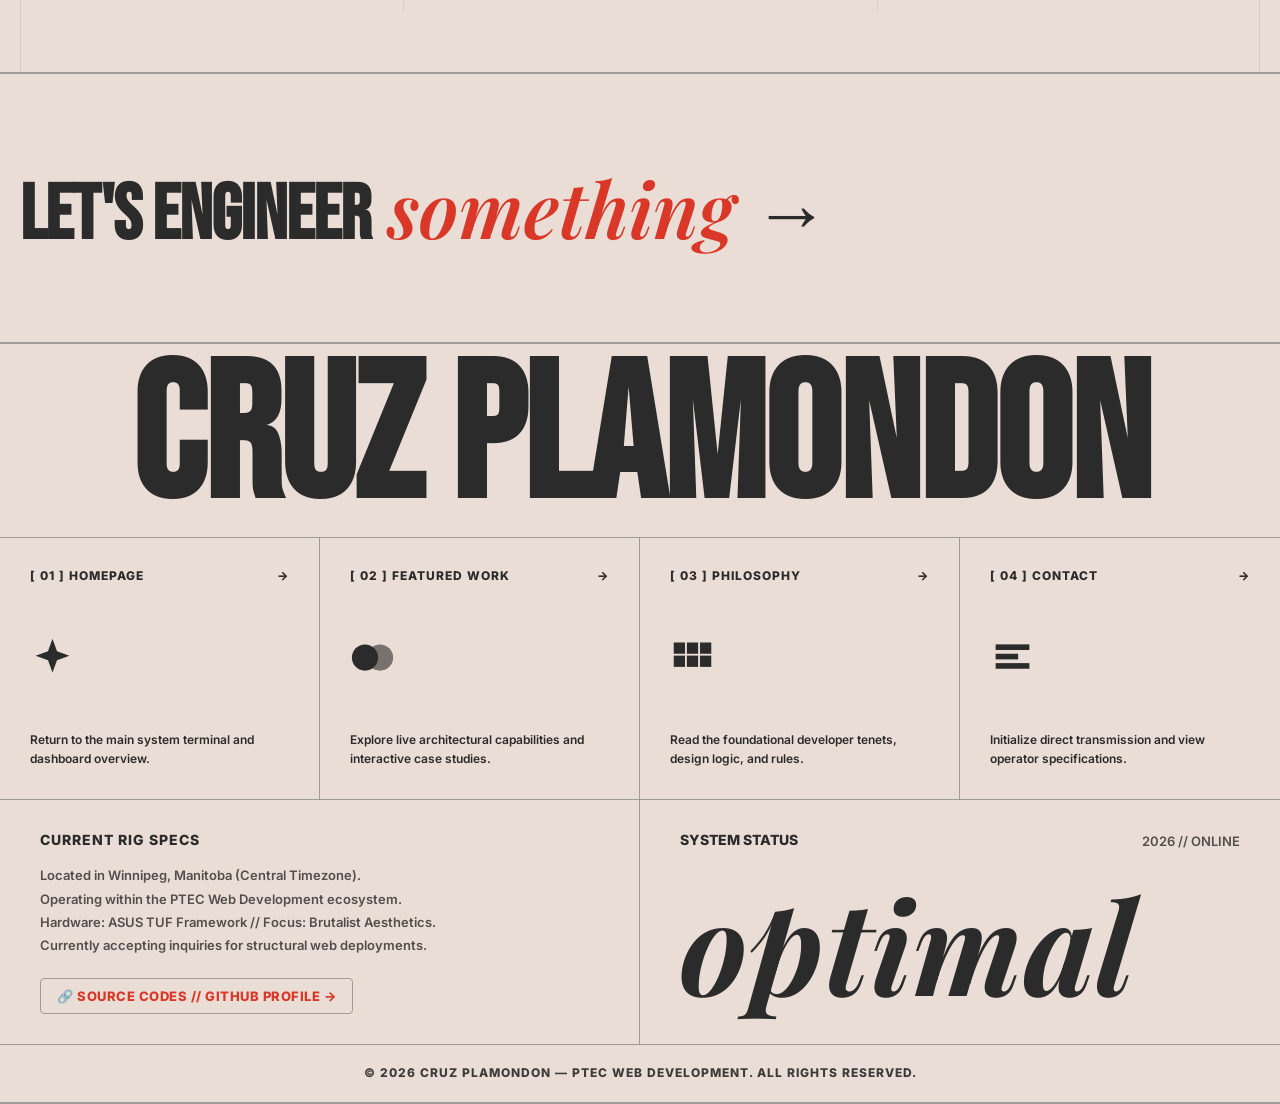
<file: philosophy.html>
<!doctype html>
<html lang="en">
  <head>
    <meta charset="UTF-8" />
    <meta name="viewport" content="width=device-width, initial-scale=1.0" />
    <title>Cruz Plamondon | Philosophy</title>

    <link rel="preconnect" href="https://fonts.googleapis.com" />
    <link rel="preconnect" href="https://fonts.gstatic.com" crossorigin />
    <link
      href="https://fonts.googleapis.com/css2?family=Bebas+Neue&family=Inter:wght@400;600;800&family=Playfair+Display:ital@1&display=swap"
      rel="stylesheet" />

    <link rel="stylesheet" href="stylesheets/main.css" />
    <style>
      /* =====================================================================
        GRADE 9 EXPLANATION: MAPPED TRACK GRIDS
        This uses a unique CLASS (.track-grid) to divide our philosophy text chunks 
        into an invisible three-column structural grid system.
        =====================================================================
      */

      .track-grid {
        display: grid;
        grid-template-columns: repeat(3, 1fr);
        row-gap: 6rem;
        column-gap: 6rem;
        position: relative;
        padding: 4rem 0;
      }

      /* Decorative vertical dividers mapping modular alignment paths */
      .track-grid::before {
        content: "";
        position: absolute;
        top: 0;
        bottom: 0;
        left: calc(33.333% - 3rem);
        width: 1px;
        background-color: var(--border-color);
        opacity: 0.2;
        z-index: -1;
      }

      .track-grid::after {
        content: "";
        position: absolute;
        top: 0;
        bottom: 0;
        left: calc(66.666% + 3rem);
        width: 1px;
        background-color: var(--border-color);
        opacity: 0.2;
        z-index: -1;
      }

      .track-node {
        display: flex;
        flex-direction: column;
        position: relative;
      }

      /* CLASS uniform used to scale major manifestos cleanly across columns */
      .span-track-2 {
        grid-column: span 2;
      }

      .track-meta-num {
        font-family: "Inter", sans-serif;
        font-weight: 800;
        font-size: 1.4rem;
        color: var(--accent-color);
        letter-spacing: 1px;
        margin-bottom: 2rem;
        display: block;
        border-bottom: 1px solid var(--accent-color);
        padding-bottom: 0.5rem;
        width: max-content;
      }

      .track-media {
        width: 100%;
        height: auto;
        max-height: 500px;
        object-fit: cover;
        border-bottom: 1px solid var(--border-color);
        filter: grayscale(100%) contrast(120%);
        mix-blend-mode: multiply;
        border-radius: 2px;
      }

      .null-space-anchor {
        min-height: 1px;
      }

      @media (max-width: 900px) {
        .track-grid {
          grid-template-columns: 1fr;
          row-gap: 6rem;
        }
        .track-grid::before,
        .track-grid::after {
          display: none;
        }
        .span-track-2 {
          grid-column: span 1;
        }
      }
    </style>

    <script>
      if (localStorage.getItem("system-theme") === "dark") {
        document.documentElement.classList.add("dark-mode");
      }
    </script>
  </head>
  <body>
    <a href="#main-content" class="skip-link">Skip to Content</a>
    <div id="progress-bar"></div>

    <!-- START: DUAL-CLUSTER GLASS PILL NAVIGATION -->
    <nav class="nav-glass-pill" id="main-nav-pill" aria-label="Main Navigation">
      <div class="nav-pill-list" id="nav-pill-list">
        <div class="nav-lens" id="nav-lens" aria-hidden="true"></div>

        <!-- PRIMARY NAVIGATION CLUSTER -->
        <ul class="nav-cluster primary-cluster">
          <li class="nav-item is-active">
            <a href="index.html" class="nav-icon" aria-label="Homepage">
              <svg
                viewBox="0 0 24 24"
                fill="none"
                stroke="currentColor"
                stroke-width="2">
                <path d="M3 9l9-7 9 7v11a2 2 0 0 1-2 2H5a2 2 0 0 1-2-2z"></path>
              </svg>
            </a>
            <span class="nav-label">HOME</span>
          </li>

          <li class="nav-item">
            <a href="work.html" class="nav-icon" aria-label="Featured Work">
              <svg
                viewBox="0 0 24 24"
                fill="none"
                stroke="currentColor"
                stroke-width="2">
                <rect x="3" y="3" width="7" height="7"></rect>
                <rect x="14" y="3" width="7" height="7"></rect>
                <rect x="14" y="14" width="7" height="7"></rect>
                <rect x="3" y="14" width="7" height="7"></rect>
              </svg>
            </a>
            <span class="nav-label">WORK</span>
            <div class="glass-flyout edge-align-left">
              <span class="flyout-title">FEATURED WORK</span>
              <a href="index.html#featured-work">Treaty 1 Architecture</a>
              <a href="index.html#about">Capabilities Matrix</a>
              <a href="work.html">Interactive Laboratory</a>
            </div>
          </li>

          <li class="nav-item">
            <a
              href="philosophy.html"
              class="nav-icon"
              aria-label="Developer Philosophy">
              <svg
                viewBox="0 0 24 24"
                fill="none"
                stroke="currentColor"
                stroke-width="2">
                <circle cx="12" cy="12" r="10"></circle>
                <path
                  d="M12 2a15.3 15.3 0 0 1 4 10 15.3 15.3 0 0 1-4 10 15.3 15.3 0 0 1-4-10 15.3 15.3 0 0 1 4-10z"></path>
              </svg>
            </a>
            <span class="nav-label">PHIL</span>
            <div class="glass-flyout">
              <span class="flyout-title">PHILOSOPHY</span>
              <a href="philosophy.html#tenets">The War on Load</a>
              <a href="philosophy.html#tenets">First Eye Psychology</a>
              <a href="philosophy.html#tenets">Chameleon Aesthetic</a>
            </div>
          </li>

          <li class="nav-item">
            <a
              href="contact.html"
              class="nav-icon"
              aria-label="Contact Operator">
              <svg
                viewBox="0 0 24 24"
                fill="none"
                stroke="currentColor"
                stroke-width="2">
                <path d="M20 21v-2a4 4 0 0 0-4-4H8a4 4 0 0 0-4 4v2"></path>
                <circle cx="12" cy="7" r="4"></circle>
              </svg>
            </a>
            <span class="nav-label">EMAIL</span>
            <div class="glass-flyout">
              <span class="flyout-title">EMAIL & CONTACT</span>
              <a href="contact.html">Direct message</a>
              <a href="contact.html#personal-specs">Architecture plan</a>
              <a href="https://github.com/cruz-in" target="_blank"
                >GitHub Repository</a
              >
            </div>
          </li>
        </ul>

        <!-- SYSTEM CONTROLS CLUSTER -->
        <ul class="nav-cluster system-cluster">
          <li class="nav-item">
            <button class="nav-icon" aria-label="System Settings">
              <svg
                viewBox="0 0 24 24"
                fill="none"
                stroke="currentColor"
                stroke-width="2">
                <circle cx="12" cy="12" r="3"></circle>
                <path
                  d="M19.4 15a1.65 1.65 0 0 0 .33 1.82l.06.06a2 2 0 0 1 0 2.83 2 2 0 0 1-2.83 0l-.06-.06a1.65 1.65 0 0 0-1.82-.33 1.65 1.65 0 0 0-1 1.51V21a2 2 0 0 1-2 2 2 2 0 0 1-2-2v-.09A1.65 1.65 0 0 0 9 19.4a1.65 1.65 0 0 0-1.82.33l-.06.06a2 2 0 0 1-2.83 0 2 2 0 0 1 0-2.83l.06-.06a1.65 1.65 0 0 0 .33-1.82 1.65 1.65 0 0 0-1.51-1H3a2 2 0 0 1-2-2 2 2 0 0 1 2-2h.09A1.65 1.65 0 0 0 4.6 9a1.65 1.65 0 0 0-.33-1.82l-.06-.06a2 2 0 0 1 0-2.83 2 2 0 0 1 2.83 0l.06.06a1.65 1.65 0 0 0 1.82.33H9a1.65 1.65 0 0 0 1-1.51V3a2 2 0 0 1 2-2 2 2 0 0 1 2 2v.09a1.65 1.65 0 0 0 1 1.51 1.65 1.65 0 0 0 1.82-.33l.06-.06a2 2 0 0 1 2.83 0 2 2 0 0 1 0 2.83l-.06.06a1.65 1.65 0 0 0-.33 1.82V9a1.65 1.65 0 0 0 1.51 1H21a2 2 0 0 1 2 2 2 2 0 0 1-2 2h-.09a1.65 1.65 0 0 0-1.51 1z"></path>
              </svg>
            </button>
            <div class="glass-flyout edge-align-right">
              <span class="flyout-title">SYSTEM PREFS</span>

              <button
                class="composite-search-btn interactive-button-action"
                aria-label="Open Search">
                <div class="search-glass-puck">
                  <svg
                    viewBox="0 0 24 24"
                    fill="none"
                    stroke="currentColor"
                    stroke-width="2.5">
                    <circle cx="11" cy="11" r="8"></circle>
                    <line x1="21" y1="21" x2="16.65" y2="16.65"></line>
                  </svg>
                </div>
                <div class="search-solid-pill">SEARCH PLATFORM</div>
              </button>

              <div class="glass-toggle-wrapper margin-top-1">
                <input
                  type="checkbox"
                  id="theme-switch"
                  class="theme-switch-input"
                  aria-label="Toggle Dark Mode" />
                <label for="theme-switch" class="glass-toggle-label">
                  <span class="glass-toggle-knob">
                    <svg
                      class="toggle-sun"
                      viewBox="0 0 24 24"
                      fill="none"
                      stroke="currentColor"
                      stroke-width="2">
                      <circle cx="12" cy="12" r="5"></circle>
                      <line x1="12" y1="1" x2="12" y2="3"></line>
                      <line x1="12" y1="21" x2="12" y2="23"></line>
                      <line x1="4.22" y1="4.22" x2="5.64" y2="5.64"></line>
                      <line x1="18.36" y1="18.36" x2="19.78" y2="19.78"></line>
                      <line x1="1" y1="12" x2="3" y2="12"></line>
                      <line x1="21" y1="12" x2="23" y2="12"></line>
                      <line x1="4.22" y1="19.78" x2="5.64" y2="18.36"></line>
                      <line x1="18.36" y1="5.64" x2="19.78" y2="4.22"></line>
                    </svg>
                    <svg
                      class="toggle-moon"
                      viewBox="0 0 24 24"
                      fill="none"
                      stroke="currentColor"
                      stroke-width="2">
                      <path
                        d="M21 12.79A9 9 0 1 1 11.21 3 7 7 0 0 0 21 12.79z"></path>
                    </svg>
                  </span>
                </label>
                <span class="toggle-label-text">DARK MODE</span>
              </div>

              <div class="glass-toggle-wrapper margin-top-1">
                <input
                  type="checkbox"
                  id="audio-switch"
                  class="audio-switch-input theme-switch-input"
                  aria-label="Toggle System Audio Mute" />
                <label for="audio-switch" class="glass-toggle-label">
                  <span class="glass-toggle-knob">
                    <svg
                      class="toggle-audio-on"
                      viewBox="0 0 24 24"
                      fill="none"
                      stroke="currentColor"
                      stroke-width="2">
                      <polygon
                        points="11 5 6 9 2 9 2 15 6 15 11 19 11 5"></polygon>
                      <path
                        d="M19.07 4.93a10 10 0 0 1 0 14.14M15.54 8.46a5 5 0 0 1 0 7.07"></path>
                    </svg>
                    <svg
                      class="toggle-audio-off"
                      viewBox="0 0 24 24"
                      fill="none"
                      stroke="currentColor"
                      stroke-width="2">
                      <polygon
                        points="11 5 6 9 2 9 2 15 6 15 11 19 11 5"></polygon>
                      <line x1="23" y1="9" x2="17" y2="15"></line>
                      <line x1="17" y1="9" x2="23" y2="15"></line>
                    </svg>
                  </span>
                </label>
                <span class="toggle-label-text">MUTE AUDIO</span>
              </div>
            </div>
          </li>

          <li class="nav-item">
            <button
              id="stealth-toggle-btn"
              class="nav-icon"
              aria-label="Hide UI">
              <svg
                class="icon-eye-off"
                viewBox="0 0 24 24"
                fill="none"
                stroke="currentColor"
                stroke-width="2">
                <path
                  d="M17.94 17.94A10.07 10.07 0 0 1 12 20c-7 0-11-8-11-8a18.45 18.45 0 0 1 5.06-5.94M9.9 4.24A9.12 9.12 0 0 1 12 4c7 0 11 8 11 8a18.5 18.5 0 0 1-2.16 3.19m-6.72-1.07a3 3 0 1 1-4.24-4.24"></path>
                <line x1="1" y1="1" x2="23" y2="23"></line>
              </svg>
              <svg
                class="icon-eye"
                viewBox="0 0 24 24"
                fill="none"
                stroke="currentColor"
                stroke-width="2"
                style="display: none">
                <path d="M1 12s4-8 11-8 11 8 11 8-4 8-11 8-11-8-11-8z"></path>
                <circle cx="12" cy="12" r="3"></circle>
              </svg>
            </button>
          </li>
        </ul>
      </div>
    </nav>

    <div class="drawer-overlay" aria-hidden="true"></div>
    <section class="drawer-panel" aria-hidden="true">
      <div class="drawer-header">
        <form class="drawer-form">
          <label for="drawer-search-input" class="sr-only">Search</label>
          <input
            type="text"
            id="drawer-search-input"
            placeholder="SEARCH PORTFOLIO..."
            autocomplete="off"
            disabled />
        </form>
      </div>
      <section class="drawer-content">
        <h4>QUICK LINKS</h4>
        <ul class="drawer-results"></ul>
      </section>
    </section>

    <main id="main-content">
      <section class="hero-section hero-reverse border-bottom">
        <div class="hero-left">
          <section>
            <h1 class="hero-display margin-zero hero-title-philosophy">
              logic<span class="accent-dot">.</span>
            </h1>
            <p class="hero-subtitle">DEVELOPER PHILOSOPHY</p>
          </section>
          <div class="scroll-wrapper">
            <a
              href="#tenets"
              class="btn-scroll"
              aria-label="Scroll down to Tenets section"
              >&darr;</a
            >
          </div>
        </div>

        <div class="hero-right">
          <div class="color-block-accent"></div>
          <section class="padding-box card-dark hero-terminal">
            <h3 class="terminal-title">[ Strategic Directive ]</h3>
            <p class="body-large top-1rem">
              My entire website building philosophy is based on absolute intent.
              Every single grid line, font size choice, and button color serves
              a clear, measurable business purpose. I build systems that feel
              calm, look professional, and keep the user in complete control.
            </p>
          </section>
        </div>
      </section>

      <section id="tenets" class="container section-padding">
        <h2 class="section-title margin-bottom-lg">CORE PRINCIPLES</h2>

        <div class="track-grid">
          <section class="track-node span-track-2">
            <span class="track-meta-num">TRACK_01 // SPEED IS REVENUE</span>
            <h3 class="track-accent-head">
              CODE IS <em class="serif-italic">law.</em>
            </h3>
            <p class="body-large">
              An award-winning visual layout is completely useless if the
              underlying website engine runs slowly. If your website takes more
              than three seconds to display its content, your customers will
              leave out of frustration and go directly to your competitors. I
              write incredibly clean, lightweight code without heavy plugins to
              guarantee your site loads instantly.
            </p>
          </section>

          <section class="track-node">
            <span class="track-meta-num"
              >TRACK_02 // THE FIRST EYE IMPRESSION PSYCHOLOGY</span
            >
            <h3 class="track-accent-head">
              THE <em class="serif-italic">halo</em> EFFECT.
            </h3>
            <p class="body-large">
              The human brain makes a subconscious judgment about the
              credibility of your business within the first 50 milliseconds of
              landing on your website. Making your homepage look professional
              immediately is key to keeping clients on your site. I design main
              web layouts that establish instant market authority, building
              strong trust with your buyers right away.
            </p>
          </section>

          <section class="track-node">
            <span class="track-meta-num"
              >TRACK_03 // DESIGNED FOR FAST SKIMMERS</span
            >
            <img
              src="images/blurred-focus.jpg"
              class="track-media bottom-2rem"
              alt="Abstract alignment map" />
            <h3 class="track-accent-head">
              WAR ON <em class="serif-italic">load.</em>
            </h3>
            <p class="body-large">
              People do not read websites word-for-word anymore; they skim
              through them quickly. Based on how the human brain processes
              visual data, I design layouts specifically for fast skimmers,
              reducing the mental effort needed to read your pages. I choose
              absolute clarity over complicated layouts, cutting down wordiness
              to its most powerful form. By using balanced grids, purposeful
              empty space, and clear hierarchies to naturally guide the
              customer's eyes, I deliver a smooth, stress-free user experience.
            </p>
          </section>

          <section class="track-node">
            <span class="track-meta-num"
              >TRACK_04 // THE PREMIUM FINISHING TOUCH</span
            >
            <img
              src="images/neo-morphism-poster.jpg"
              class="track-media bottom-2rem"
              alt="Abstract architectural rendering" />
            <h3 class="track-accent-head">
              PEAK-END <em class="serif-italic">polish.</em>
            </h3>
            <p class="body-large">
              I believe absolute quality lives in the hidden layers. I focus
              heavily on small interactive movements that a user might barely
              notice consciously—such as clean button color shifts, text that
              scales smoothly when resizing screens, and crisp focus lines.
              These tiny, polished details create a continuous feeling of
              professional craftsmanship throughout the user's visit, signaling
              that your business operates at the highest standards.
            </p>
          </section>

          <div class="null-space-anchor" aria-hidden="true"></div>

          <section class="track-node span-track-2">
            <span class="track-meta-num"
              >TRACK_05 // TARGET MARKET ADAPTABILITY</span
            >
            <h3 class="track-accent-head">
              CHAMELEON <em class="serif-italic">aesthetic.</em>
            </h3>
            <p class="body-large">
              I am an engineer, not just a stylist who can only build one look.
              My work focuses entirely on visual flexibility driven by clear
              business goals. I study your specific target market and adjust the
              styling layers to naturally guide your customer's attention to
              where it matters most. Because my styling engine is kept
              completely separate from the page text, I can easily apply
              high-end luxury layouts, crisp minimalist designs, or bold modern
              branding. The visual look changes to match your brand, but the
              fast engine underneath stays perfectly optimized.
            </p>
          </section>

          <section class="track-node">
            <span class="track-meta-num"
              >TRACK_06 // PROTECTING YOUR INVESTMENT</span
            >
            <h3 class="track-accent-head">
              STRATEGIC <em class="serif-italic">trust.</em>
            </h3>
            <p class="body-large">
              When you hire me to build your platform, you are buying peace of
              mind through professional accountability. The true value of a
              custom website lies in the strategic planning and research done
              before coding even begins. I act as a professional partner who
              protects your project from tech errors, security flaws, and sudden
              price increases. I manage the technical execution from start to
              finish, delivering a highly resilient, self-contained system that
              allows you to easily update your own text and photos in the future
              without fear of breaking the layout.
            </p>
          </section>
        </div>
      </section>

      <section class="cta-banner">
        <a
          href="contact.html"
          class="cta-link border-top"
          aria-label="Navigate to contact page to start a project">
          <div class="container overflow-hidden">
            <h2 class="cta-massive-text">
              LET'S ENGINEER
              <span class="serif-italic">something</span>&nbsp;&rarr;
            </h2>
          </div>
        </a>
      </section>
    </main>

    <footer class="swiss-footer">
      <div class="swiss-row-top swiss-border-bottom">
        <h2 class="swiss-massive-type">CRUZ PLAMONDON</h2>
      </div>

      <div class="swiss-row-mid swiss-border-bottom">
        <a href="index.html" class="swiss-col-4 swiss-border-right">
          <div class="swiss-col-header">
            <span>[ 01 ] HOMEPAGE</span>
            <span class="swiss-arrow">&rarr;</span>
          </div>
          <div class="swiss-icon">
            <svg viewBox="0 0 24 24" fill="currentColor">
              <path
                d="M12 2l2.4 6.6 6.6 2.4-6.6 2.4L12 20l-2.4-6.6L3 11l6.6-2.4L12 2z" />
            </svg>
          </div>
          <p class="swiss-col-desc">
            Return to the main system terminal and dashboard overview.
          </p>
        </a>

        <a href="work.html" class="swiss-col-4 swiss-border-right">
          <div class="swiss-col-header">
            <span>[ 02 ] FEATURED WORK</span>
            <span class="swiss-arrow">&rarr;</span>
          </div>
          <div class="swiss-icon">
            <svg viewBox="0 0 24 24" fill="currentColor">
              <circle cx="8" cy="12" r="7" />
              <circle cx="16" cy="12" r="7" opacity="0.6" />
            </svg>
          </div>
          <p class="swiss-col-desc">
            Explore live architectural capabilities and interactive case
            studies.
          </p>
        </a>

        <a href="philosophy.html" class="swiss-col-4 swiss-border-right">
          <div class="swiss-col-header">
            <span>[ 03 ] PHILOSOPHY</span>
            <span class="swiss-arrow">&rarr;</span>
          </div>
          <div class="swiss-icon">
            <svg viewBox="0 0 24 24" fill="currentColor">
              <rect x="2" y="4" width="6" height="6" />
              <rect x="9" y="4" width="6" height="6" />
              <rect x="16" y="4" width="6" height="6" />
              <rect x="2" y="11" width="6" height="6" />
              <rect x="9" y="11" width="6" height="6" />
              <rect x="16" y="11" width="6" height="6" />
            </svg>
          </div>
          <p class="swiss-col-desc">
            Read the foundational developer tenets, design logic, and rules.
          </p>
        </a>

        <a href="contact.html" class="swiss-col-4">
          <div class="swiss-col-header">
            <span>[ 04 ] CONTACT</span>
            <span class="swiss-arrow">&rarr;</span>
          </div>
          <div class="swiss-icon">
            <svg viewBox="0 0 24 24" fill="currentColor">
              <rect x="3" y="5" width="18" height="3" />
              <rect x="3" y="10" width="12" height="3" />
              <rect x="3" y="15" width="18" height="3" />
            </svg>
          </div>
          <p class="swiss-col-desc">
            Initialize direct transmission and view operator specifications.
          </p>
        </a>
      </div>

      <div class="swiss-row-bottom">
        <div class="swiss-col-half swiss-border-right">
          <h4 class="swiss-subheading">CURRENT RIG SPECS</h4>
          <p class="swiss-text-body">
            Located in Winnipeg, Manitoba (Central Timezone).<br />
            Operating within the PTEC Web Development ecosystem.<br />
            Hardware: ASUS TUF Framework // Focus: Brutalist Aesthetics.<br />
            Currently accepting inquiries for structural web deployments.
          </p>

          <div class="top-2rem">
            <a
              href="https://github.com/cruz-in"
              target="_blank"
              rel="noopener noreferrer"
              class="swiss-social-anchor">
              &#128279; SOURCE CODES // GITHUB PROFILE &rarr;
            </a>
          </div>
        </div>

        <div class="swiss-col-half flex-bottom-right">
          <div class="swiss-status-top">
            <span class="swiss-subheading">SYSTEM STATUS</span>
            <span class="swiss-text-body text-right">2026 // ONLINE</span>
          </div>
          <h2 class="swiss-status-massive">OPTIMAL</h2>
        </div>
      </div>

      <div class="swiss-row-copyright">
        <p class="swiss-copyright-text">
          &copy; 2026 Cruz Plamondon &mdash; PTEC Web Development. All Rights
          Reserved.
        </p>
      </div>
    </footer>

    <a href="#" class="back-to-top" aria-label="Back to top">&#8593;</a>

    <script src="JavaScripts/searchData.js"></script>
    <script src="JavaScripts/scripts.js"></script>
  </body>
</html>
</file>
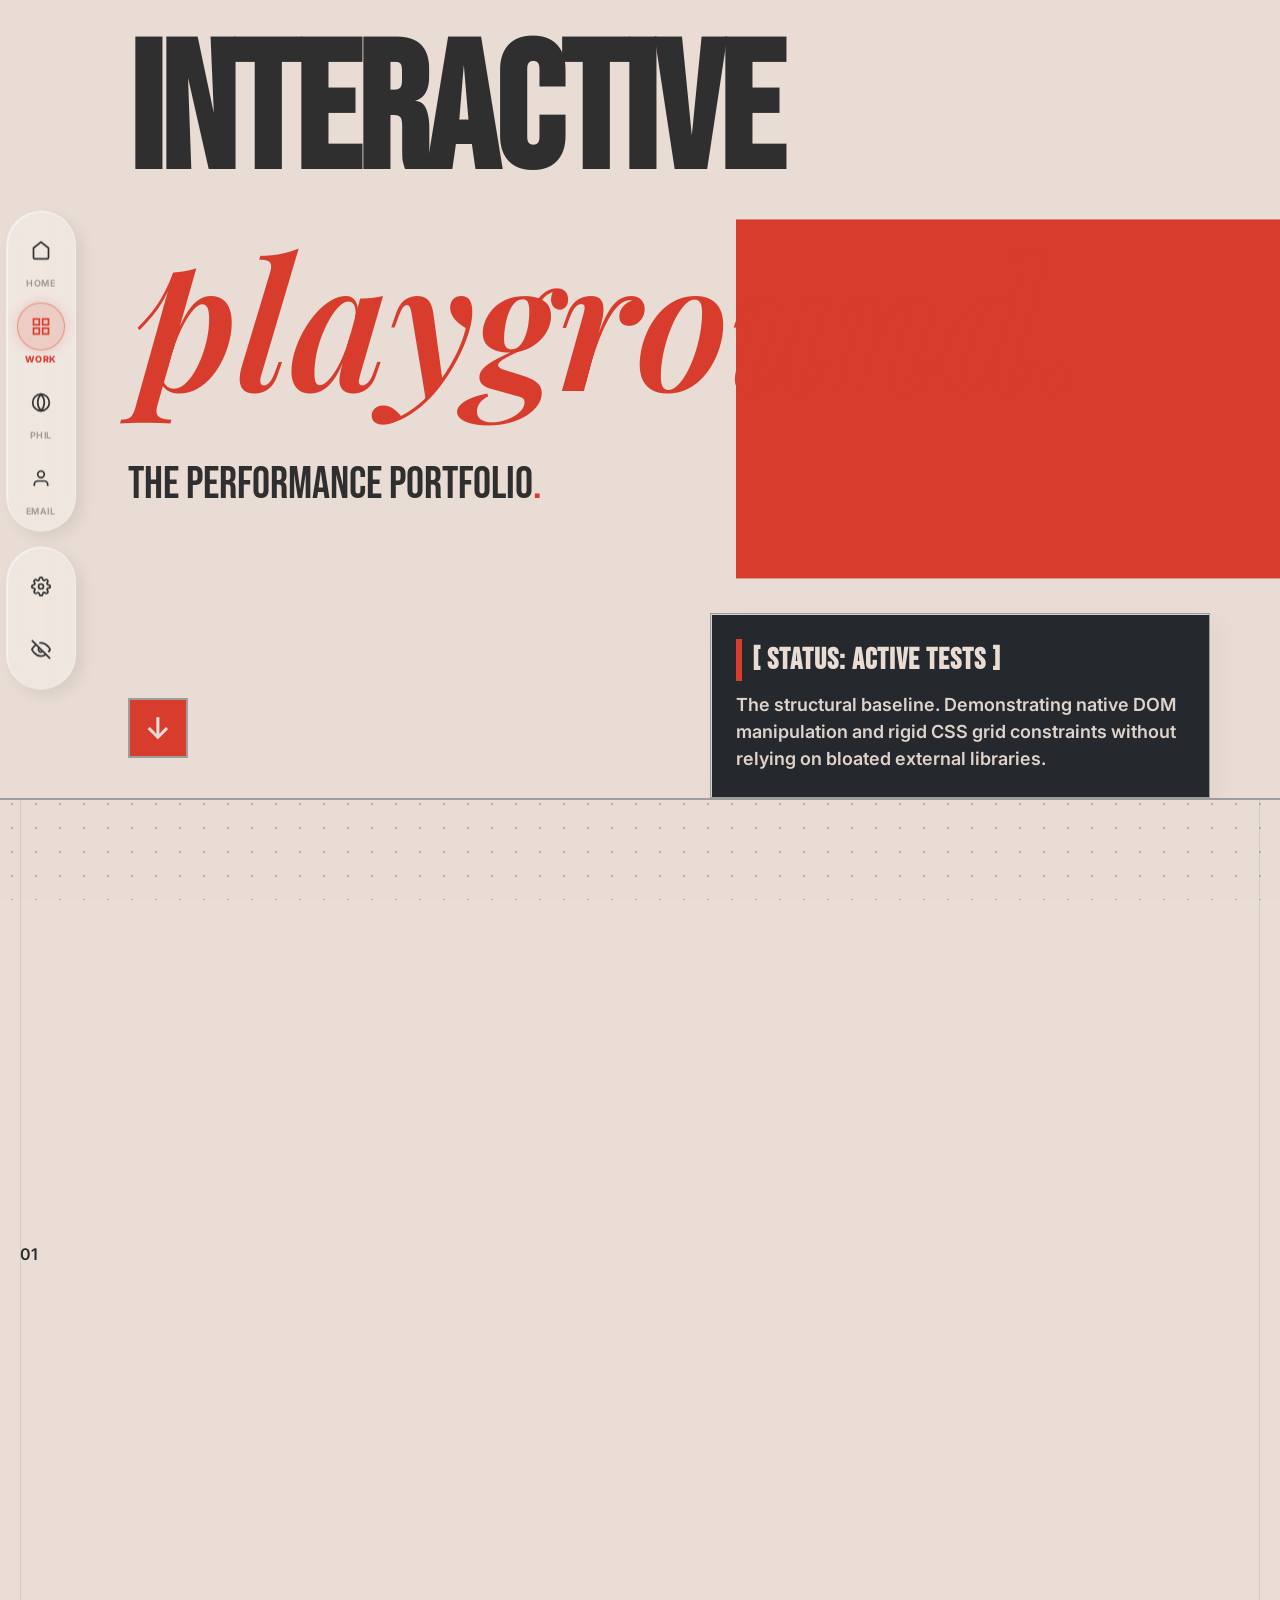
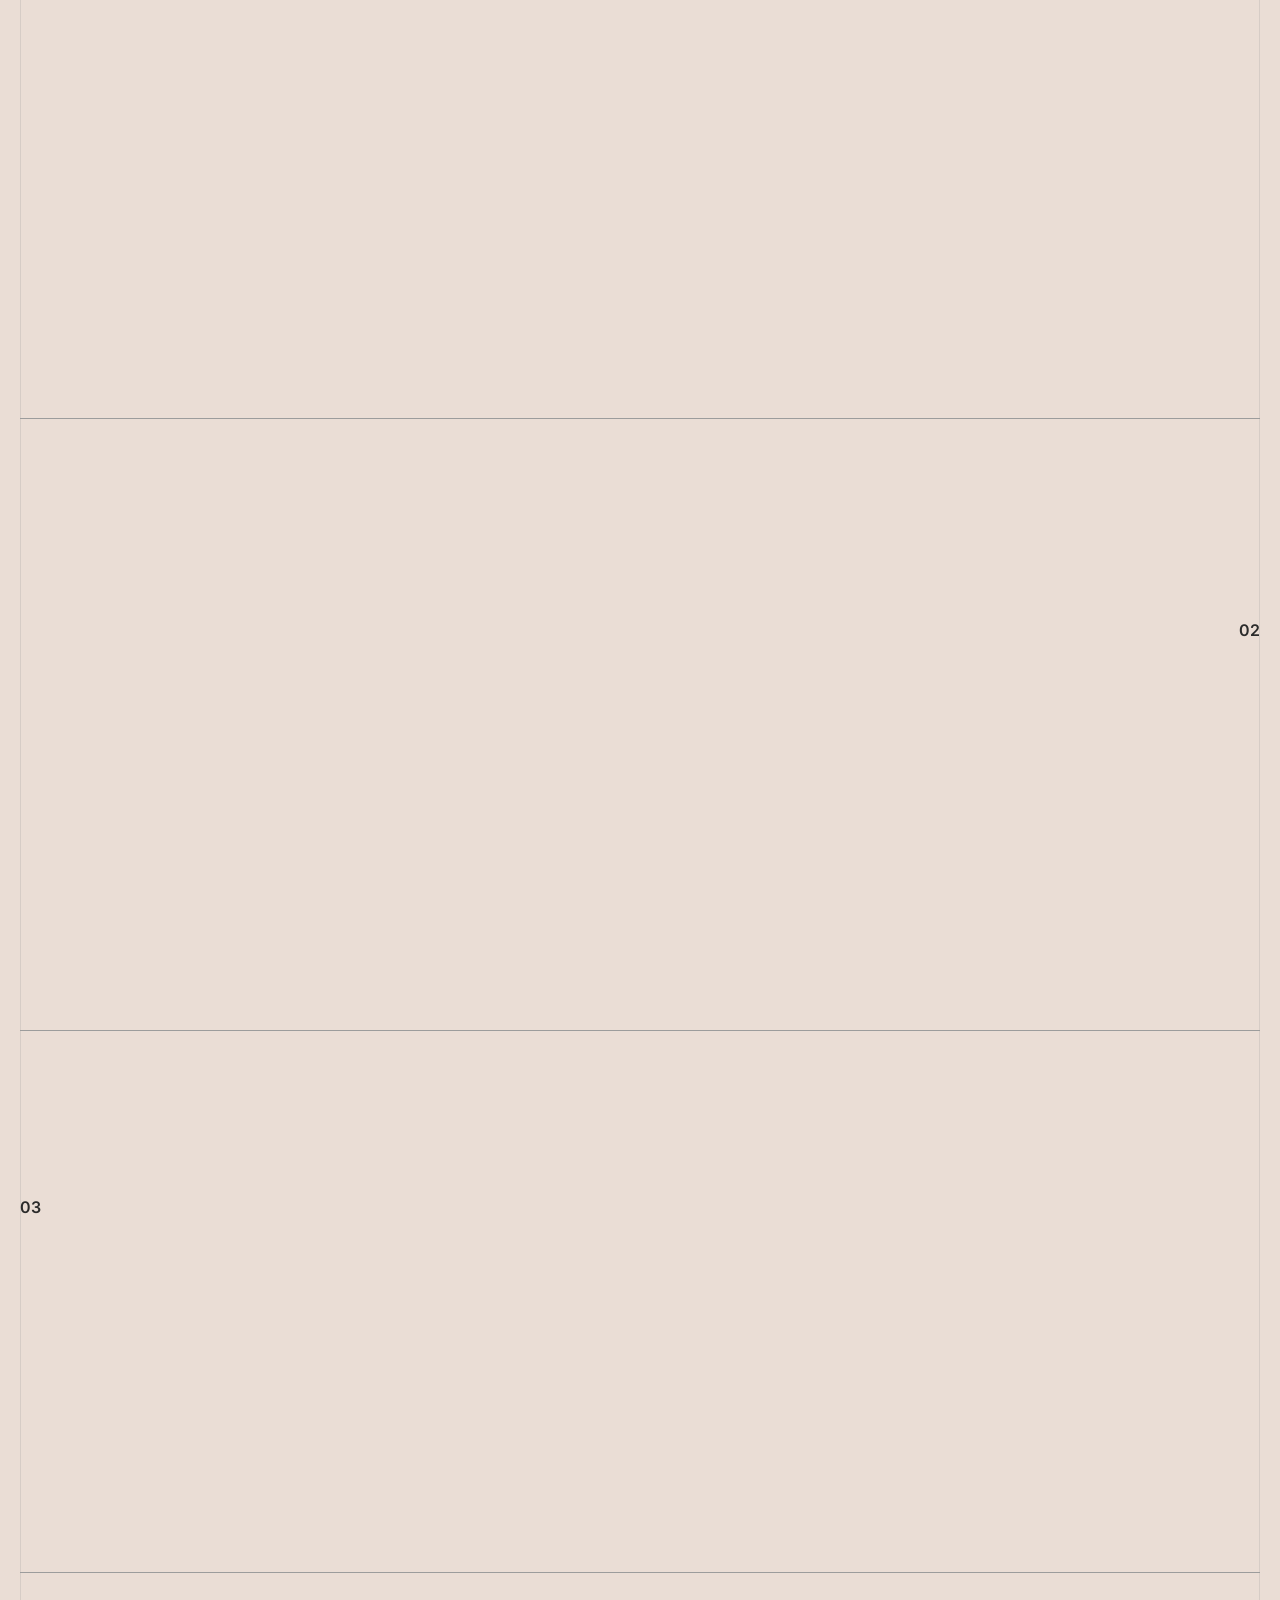
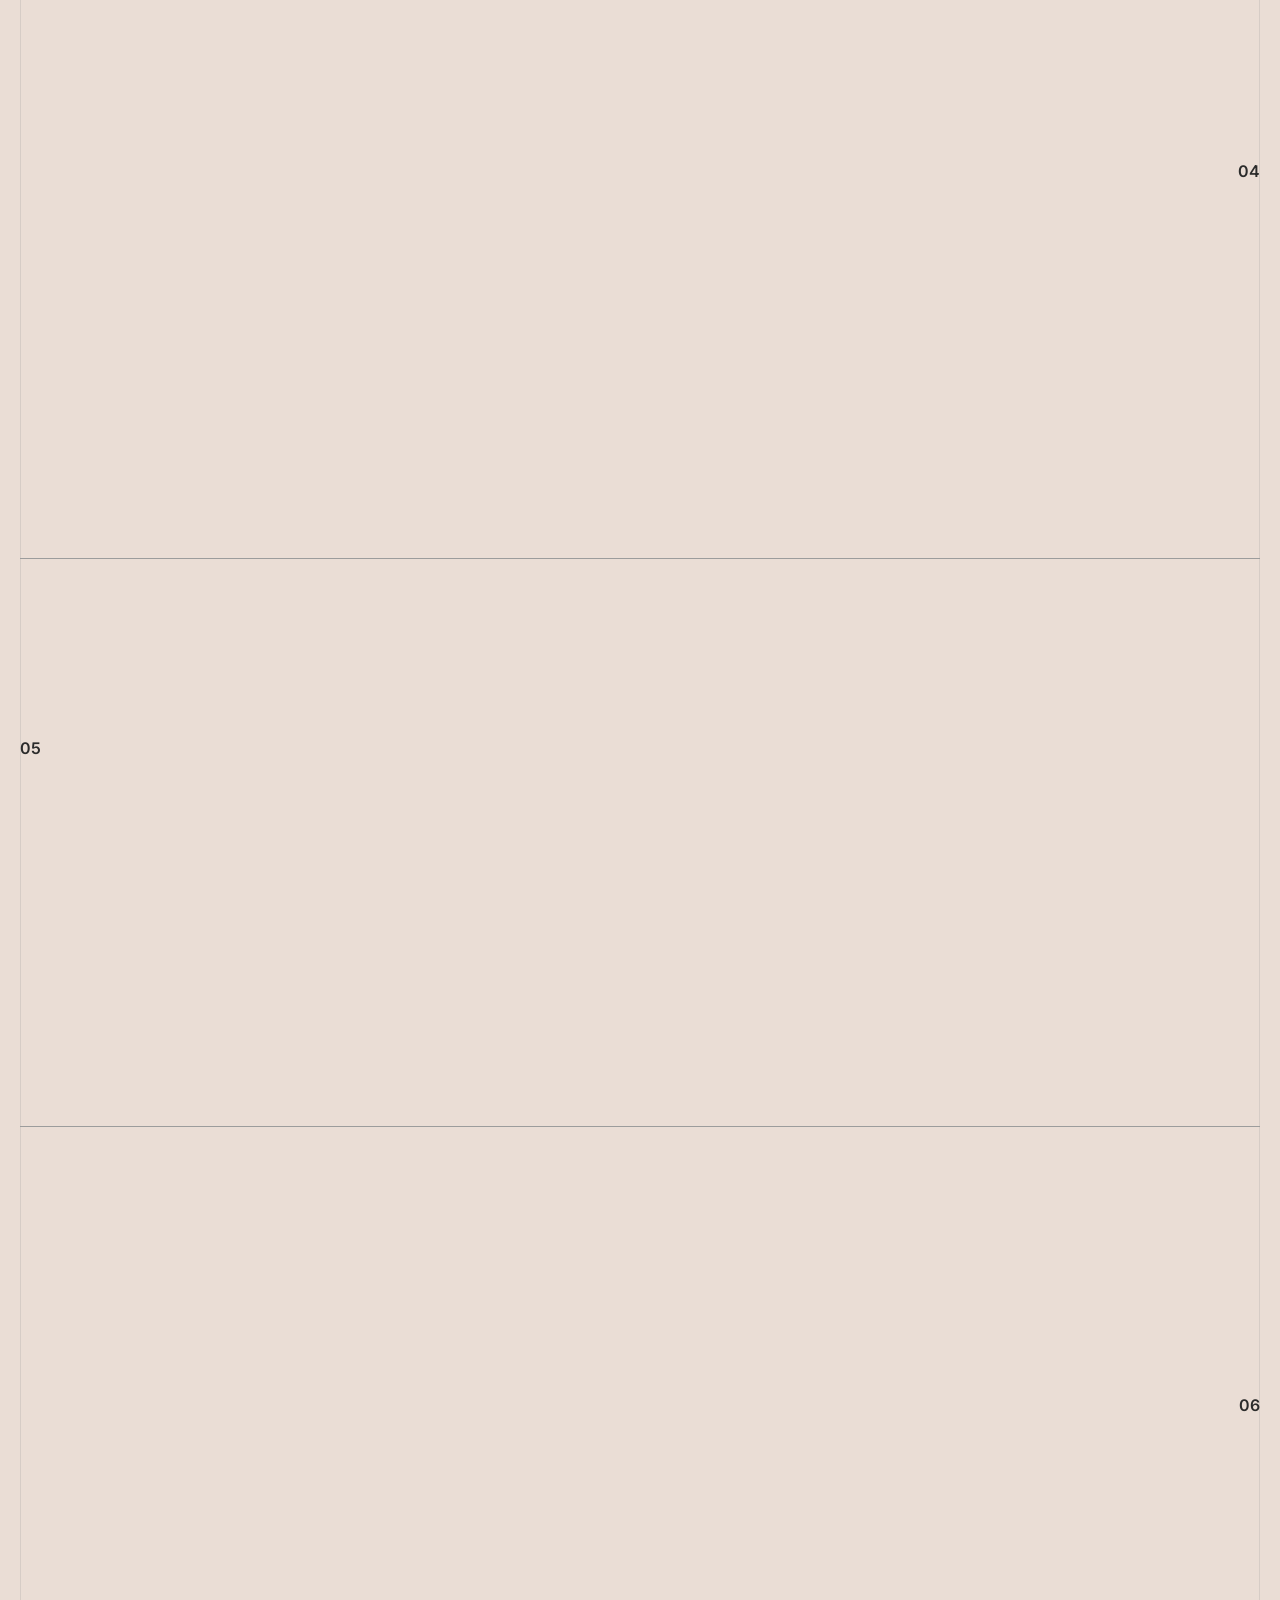
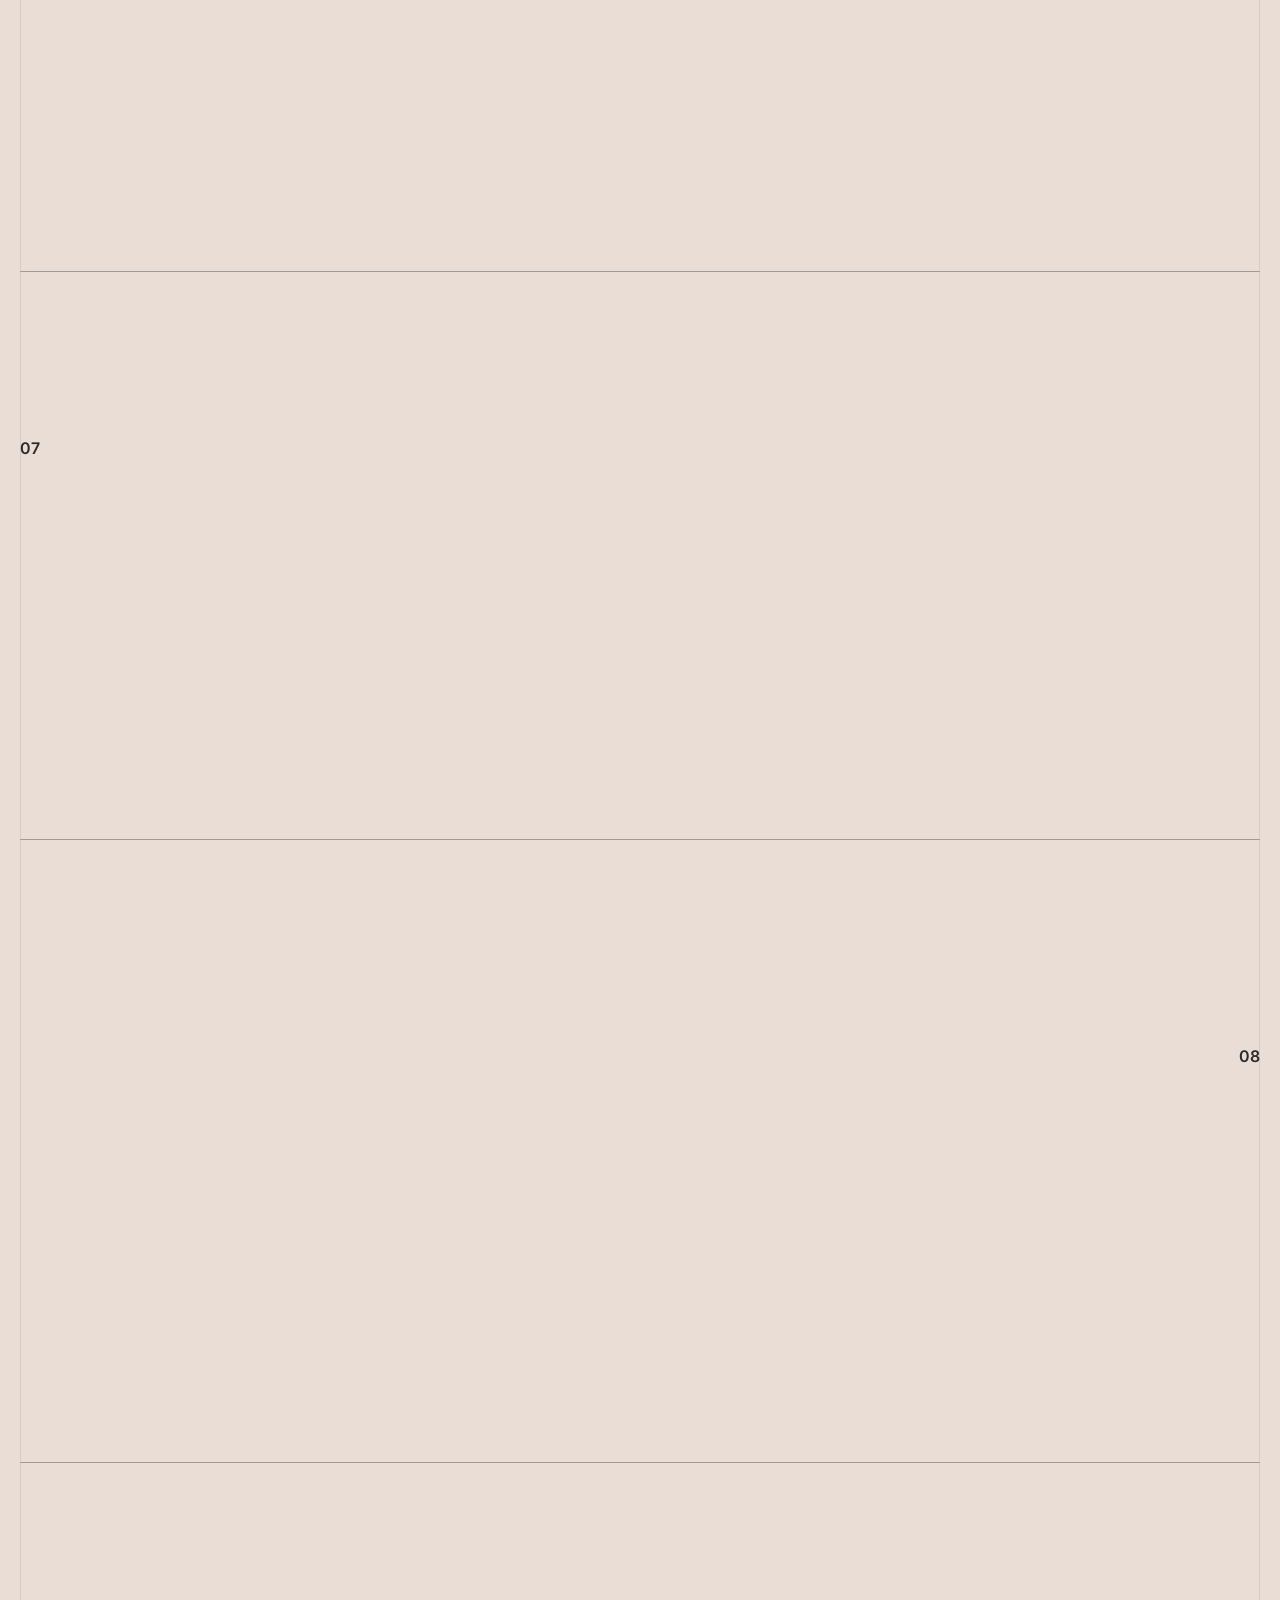
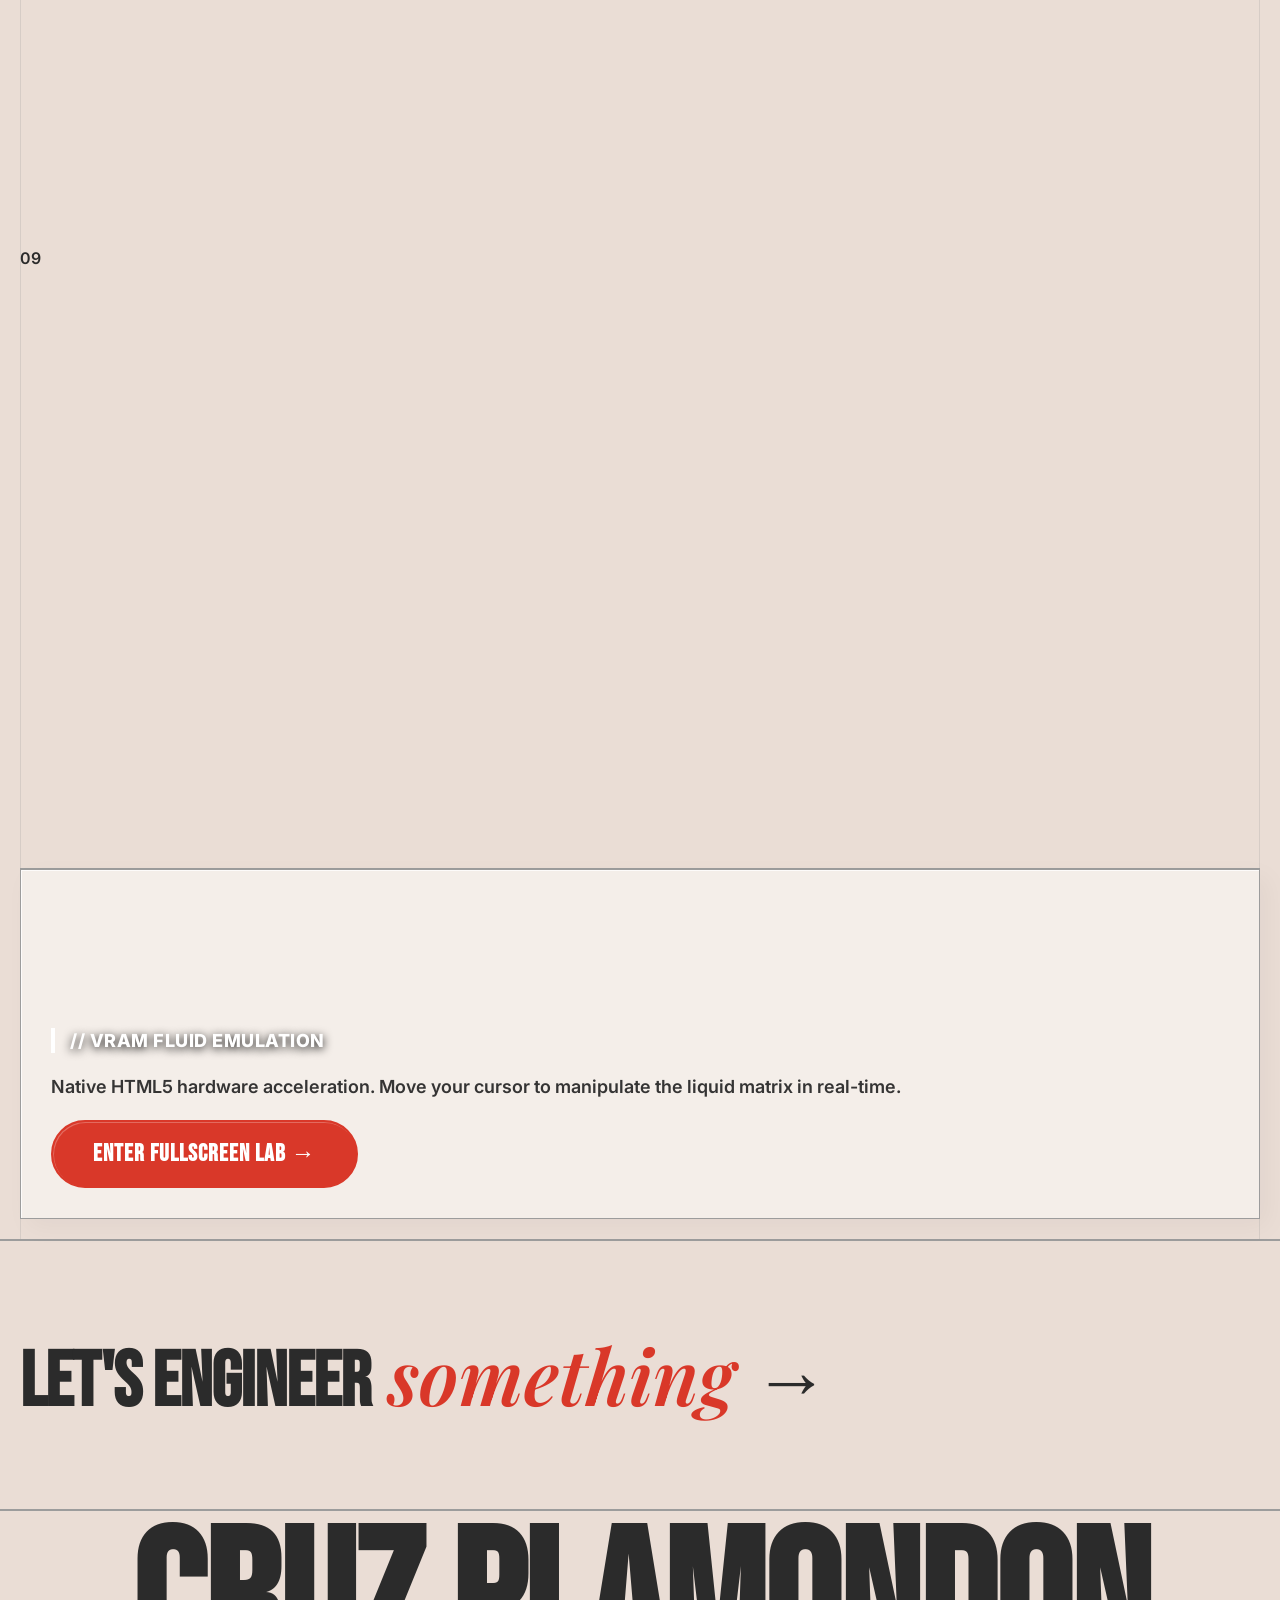
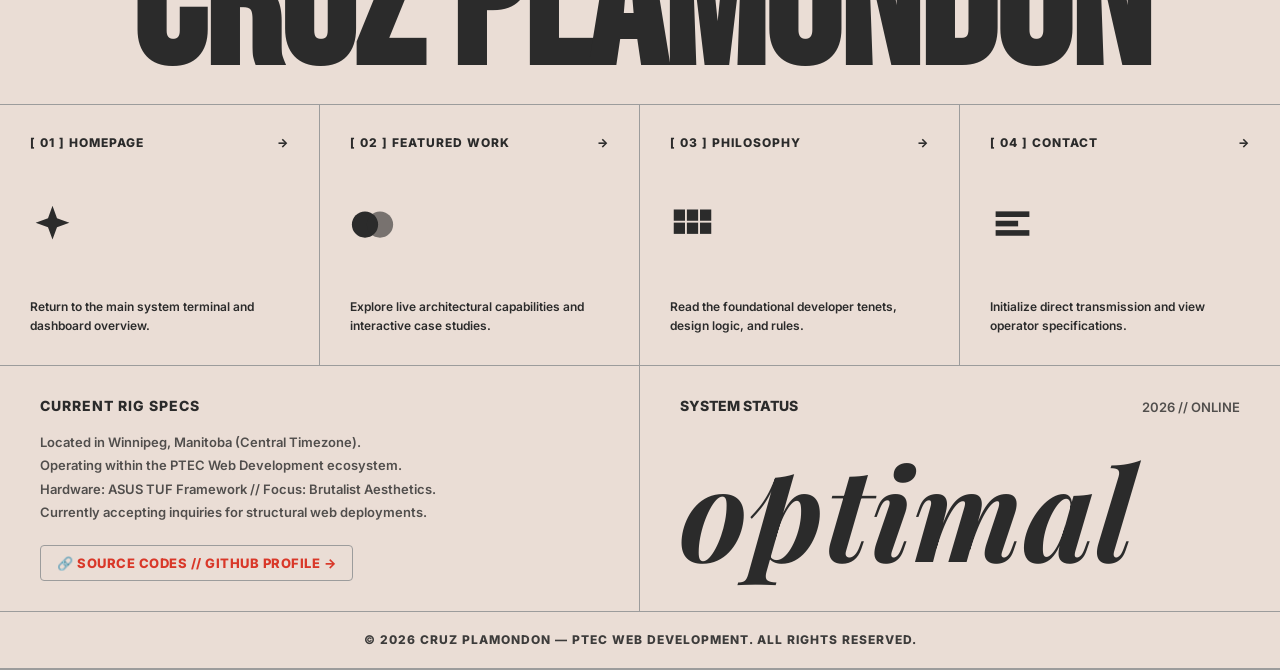
<file: work.html>
<!doctype html>
<html lang="en">
  <head>
    <meta charset="UTF-8" />
    <meta name="viewport" content="width=device-width, initial-scale=1.0" />
    <title>Interactive Playground | Cruz Plamondon</title>

    <link rel="preconnect" href="https://fonts.googleapis.com" />
    <link rel="preconnect" href="https://fonts.gstatic.com" crossorigin />
    <link
      href="https://fonts.googleapis.com/css2?family=Bebas+Neue&family=Inter:wght@400;600;800&family=Playfair+Display:ital@1&display=swap"
      rel="stylesheet" />
    <link rel="stylesheet" href="stylesheets/main.css" />

    <style>
      /* 
        =====================================================================
        GRADE 9 EXPLANATION: THE PLAYGROUND ECOSYSTEM
        These classes structure our asynchronous lab testing interfaces.
        Since these elements are only executed inside work.html, isolating them
        internally preserves clean code separation standards.
        ======================================================================
      */

      .title-menu-desc {
        margin-top: 2.5rem;
        font-family: "Inter", sans-serif;
        font-size: 1.6rem;
        line-height: 1.6;
        color: var(--text-primary);
        opacity: 0.85;
        max-width: 35rem;
      }

      .editorial-split-row.reverse-row .title-menu-desc {
        margin-left: auto;
        text-align: right;
      }

      .editorial-split-row {
        display: grid;
        grid-template-columns: 1fr 1.3fr;
        gap: 10rem;
        padding: 10rem 0;
        border-bottom: var(--border-thin);
        align-items: center;
      }

      .editorial-split-row.reverse-row {
        grid-template-columns: 1.3fr 1fr;
      }

      .work-title-panel {
        display: flex;
        flex-direction: column;
      }

      .editorial-split-row.reverse-row .work-title-panel {
        order: 2;
        text-align: right;
        align-items: flex-end;
      }

      .work-playground-panel {
        display: flex;
        flex-direction: column;
        gap: 3rem;
        width: 100%;
      }

      .editorial-split-row.reverse-row .work-playground-panel {
        order: 1;
      }

      .interactive-sandbox-card {
        background-color: var(--bg-secondary);
        border: var(--border-thin);
        padding: 4rem;
        width: 100%;
      }

      .sandbox-headline-track {
        display: flex;
        align-items: center;
        gap: 1.5rem;
        margin-bottom: 2rem;
        border-left: 4px solid var(--accent-color);
        padding-left: 1.5rem;
      }

      .editorial-split-row.reverse-row .sandbox-headline-track {
        border-left: none;
        border-right: 4px solid var(--accent-color);
        padding-left: 0;
        padding-right: 1.5rem;
        justify-content: flex-end;
      }

      .sandbox-headline-track h3 {
        font-family: "Inter", sans-serif;
        font-weight: 800;
        font-size: 1.8rem;
        letter-spacing: 0.5px;
        margin: 0;
        border-left: none !important;
        padding-left: 0 !important;
      }

      .live-test-display {
        background-color: var(--bg-inverse);
        color: var(--text-inverse);
        padding: 3rem;
        text-align: center;
        margin-top: 2rem;
        border: var(--border-thin);
      }

      .sandbox-input-field {
        width: 100%;
        padding: 1.5rem;
        background-color: var(--bg-primary);
        border: var(--border-thin);
        color: var(--text-primary);
        font-family: "Inter", sans-serif;
        font-weight: 600;
        margin-bottom: 1.5rem;
      }

      .sandbox-input-field:focus {
        outline: 2px solid var(--accent-color);
      }

      /* SANDBOX TRACK SPECIFIC COMPONENT STATES */
      .lab-hover-card {
        background-color: var(--bg-primary);
        color: var(--text-primary);
        transition:
          transform 0.3s cubic-bezier(0.25, 1, 0.5, 1),
          box-shadow 0.3s cubic-bezier(0.25, 1, 0.5, 1);
        cursor: pointer;
        will-change: transform, box-shadow;
      }

      .lab-hover-card:hover {
        transform: translateY(-6px);
        box-shadow: 6px 6px 0px var(--accent-color);
      }

      .lab-logic-form {
        display: flex;
        flex-direction: column;
        gap: 1rem;
      }
      .lab-logic-title {
        font-weight: bold;
        font-size: 1.6rem;
        color: var(--text-inverse);
      }
      .lab-logic-label {
        color: var(--text-inverse);
        font-weight: 600;
      }
      .lab-logic-btn {
        color: var(--text-inverse);
        border-color: var(--border-color);
        padding: 1.2rem;
      }
      .lab-logic-result {
        font-family: monospace;
        font-size: 1.4rem;
        color: var(--accent-color);
        font-weight: bold;
      }

      .lab-fluid-box {
        padding: 3rem;
        overflow: hidden;
        resize: horizontal;
        background: var(--bg-primary);
        border: var(--border-thin);
      }
      .lab-fluid-text {
        font-size: clamp(1.6rem, 2.5vw, 3.5rem);
        line-height: 1;
        font-family: "Inter", sans-serif;
        font-weight: 800;
      }

      @media (max-width: 900px) {
        .editorial-split-row,
        .editorial-split-row.reverse-row {
          grid-template-columns: 1fr;
          gap: 4rem;
          padding: 6rem 0;
        }
        .editorial-split-row.reverse-row .work-title-panel {
          order: 1;
          text-align: left;
          align-items: flex-start;
        }
        .editorial-split-row.reverse-row .work-playground-panel {
          order: 2;
        }
        .editorial-split-row.reverse-row .sandbox-headline-track {
          border-right: none;
          border-left: 4px solid var(--accent-color);
          padding-right: 0;
          padding-left: 1.5rem;
          justify-content: flex-start;
        }
        .interactive-sandbox-card {
          padding: 2.5rem;
        }
        .title-menu-desc {
          max-width: 100%;
          font-size: 1.5rem;
        }
        .editorial-split-row.reverse-row .title-menu-desc {
          text-align: left;
          margin-left: 0;
        }
      }

      /* =====================================================================
         GRADE 9 EXPLANATION: WIDESCREEN HERO GRAPHIC OVERRIDE
         This gives our missing '.hero-title-work' class its styling rules 
         on desktop screens. We use clamp() so it scales down beautifully 
         before hitting the mobile media query break limits.
         ===================================================================== */
      .hero-title-work {
        font-size: clamp(10rem, 14vw, 22rem) !important;
        font-weight: 800;
        line-height: 0.85;
        letter-spacing: -3px;
        text-transform: uppercase;
        display: block;
        color: var(--text-primary);
      }

      /* Updated to preserve heavy size contrast between titles and body paragraphs */
      .work-section-heading {
        font-size: clamp(4.5rem, 6.5vw, 8.5rem) !important;
        line-height: 0.9;
        letter-spacing: -1px;
        margin-top: 1rem;
      }

      /* =====================================================================
         REFACTORED TRACK 09 LAYOUT SYSTEMS
         ===================================================================== */
      .lab-fullscreen-preview {
        padding: 0 !important;
        overflow: hidden !important;
        height: 350px !important;
        position: relative !important;
      }

      #fluid-lab-canvas {
        position: absolute;
        top: 0;
        left: 0;
        width: 100%;
        height: 100%;
        z-index: 1;
      }

      /* Unified identifier wrapper holding only functional structural context */
      #vram-lab-content {
        z-index: 12 !important;
      }

      .vram-headline-override {
        border-left-color: #ffffff !important;
        margin-bottom: 0 !important;
      }

      .vram-headline-override h3 {
        color: #ffffff !important;
        text-shadow: 0 2px 10px rgb(0, 0, 0);
      }

      /* Single operational layout class attached to your html markup */
      .vram-lab-interactive-overlay {
        position: absolute !important;
        bottom: 3rem !important;
        left: 3rem !important;
        pointer-events: none !important;
        z-index: 10 !important;
      }
    </style>

    <script>
      if (localStorage.getItem("system-theme") === "dark") {
        document.documentElement.classList.add("dark-mode");
      }
    </script>
  </head>
  <body>
    <a href="#main-content" class="skip-link">Skip to Content</a>

    <div id="progress-bar"></div>

    <!-- START: DUAL-CLUSTER GLASS PILL NAVIGATION -->
    <nav class="nav-glass-pill" id="main-nav-pill" aria-label="Main Navigation">
      <div class="nav-pill-list" id="nav-pill-list">
        <div class="nav-lens" id="nav-lens" aria-hidden="true"></div>

        <!-- PRIMARY NAVIGATION CLUSTER -->
        <ul class="nav-cluster primary-cluster">
          <li class="nav-item is-active">
            <a href="index.html" class="nav-icon" aria-label="Homepage">
              <svg
                viewBox="0 0 24 24"
                fill="none"
                stroke="currentColor"
                stroke-width="2">
                <path d="M3 9l9-7 9 7v11a2 2 0 0 1-2 2H5a2 2 0 0 1-2-2z"></path>
              </svg>
            </a>
            <span class="nav-label">HOME</span>
          </li>

          <li class="nav-item">
            <a href="work.html" class="nav-icon" aria-label="Featured Work">
              <svg
                viewBox="0 0 24 24"
                fill="none"
                stroke="currentColor"
                stroke-width="2">
                <rect x="3" y="3" width="7" height="7"></rect>
                <rect x="14" y="3" width="7" height="7"></rect>
                <rect x="14" y="14" width="7" height="7"></rect>
                <rect x="3" y="14" width="7" height="7"></rect>
              </svg>
            </a>
            <span class="nav-label">WORK</span>
            <div class="glass-flyout edge-align-left">
              <span class="flyout-title">FEATURED WORK</span>
              <a href="index.html#featured-work">Treaty 1 Architecture</a>
              <a href="index.html#about">Capabilities Matrix</a>
              <a href="work.html">Interactive Laboratory</a>
            </div>
          </li>

          <li class="nav-item">
            <a
              href="philosophy.html"
              class="nav-icon"
              aria-label="Developer Philosophy">
              <svg
                viewBox="0 0 24 24"
                fill="none"
                stroke="currentColor"
                stroke-width="2">
                <circle cx="12" cy="12" r="10"></circle>
                <path
                  d="M12 2a15.3 15.3 0 0 1 4 10 15.3 15.3 0 0 1-4 10 15.3 15.3 0 0 1-4-10 15.3 15.3 0 0 1 4-10z"></path>
              </svg>
            </a>
            <span class="nav-label">PHIL</span>
            <div class="glass-flyout">
              <span class="flyout-title">PHILOSOPHY</span>
              <a href="philosophy.html#tenets">The War on Load</a>
              <a href="philosophy.html#tenets">First Eye Psychology</a>
              <a href="philosophy.html#tenets">Chameleon Aesthetic</a>
            </div>
          </li>

          <li class="nav-item">
            <a
              href="contact.html"
              class="nav-icon"
              aria-label="Contact Operator">
              <svg
                viewBox="0 0 24 24"
                fill="none"
                stroke="currentColor"
                stroke-width="2">
                <path d="M20 21v-2a4 4 0 0 0-4-4H8a4 4 0 0 0-4 4v2"></path>
                <circle cx="12" cy="7" r="4"></circle>
              </svg>
            </a>
            <span class="nav-label">EMAIL</span>
            <div class="glass-flyout">
              <span class="flyout-title">EMAIL & CONTACT</span>
              <a href="contact.html">Direct message</a>
              <a href="contact.html#personal-specs">Architecture plan</a>
              <a href="https://github.com/cruz-in" target="_blank"
                >GitHub Repository</a
              >
            </div>
          </li>
        </ul>

        <!-- SYSTEM CONTROLS CLUSTER -->
        <ul class="nav-cluster system-cluster">
          <li class="nav-item">
            <button class="nav-icon" aria-label="System Settings">
              <svg
                viewBox="0 0 24 24"
                fill="none"
                stroke="currentColor"
                stroke-width="2">
                <circle cx="12" cy="12" r="3"></circle>
                <path
                  d="M19.4 15a1.65 1.65 0 0 0 .33 1.82l.06.06a2 2 0 0 1 0 2.83 2 2 0 0 1-2.83 0l-.06-.06a1.65 1.65 0 0 0-1.82-.33 1.65 1.65 0 0 0-1 1.51V21a2 2 0 0 1-2 2 2 2 0 0 1-2-2v-.09A1.65 1.65 0 0 0 9 19.4a1.65 1.65 0 0 0-1.82.33l-.06.06a2 2 0 0 1-2.83 0 2 2 0 0 1 0-2.83l.06-.06a1.65 1.65 0 0 0 .33-1.82 1.65 1.65 0 0 0-1.51-1H3a2 2 0 0 1-2-2 2 2 0 0 1 2-2h.09A1.65 1.65 0 0 0 4.6 9a1.65 1.65 0 0 0-.33-1.82l-.06-.06a2 2 0 0 1 0-2.83 2 2 0 0 1 2.83 0l.06.06a1.65 1.65 0 0 0 1.82.33H9a1.65 1.65 0 0 0 1-1.51V3a2 2 0 0 1 2-2 2 2 0 0 1 2 2v.09a1.65 1.65 0 0 0 1 1.51 1.65 1.65 0 0 0 1.82-.33l.06-.06a2 2 0 0 1 2.83 0 2 2 0 0 1 0 2.83l-.06.06a1.65 1.65 0 0 0-.33 1.82V9a1.65 1.65 0 0 0 1.51 1H21a2 2 0 0 1 2 2 2 2 0 0 1-2 2h-.09a1.65 1.65 0 0 0-1.51 1z"></path>
              </svg>
            </button>
            <div class="glass-flyout edge-align-right">
              <span class="flyout-title">SYSTEM PREFS</span>

              <button
                class="composite-search-btn interactive-button-action"
                aria-label="Open Search">
                <div class="search-glass-puck">
                  <svg
                    viewBox="0 0 24 24"
                    fill="none"
                    stroke="currentColor"
                    stroke-width="2.5">
                    <circle cx="11" cy="11" r="8"></circle>
                    <line x1="21" y1="21" x2="16.65" y2="16.65"></line>
                  </svg>
                </div>
                <div class="search-solid-pill">SEARCH PLATFORM</div>
              </button>

              <div class="glass-toggle-wrapper margin-top-1">
                <input
                  type="checkbox"
                  id="theme-switch"
                  class="theme-switch-input"
                  aria-label="Toggle Dark Mode" />
                <label for="theme-switch" class="glass-toggle-label">
                  <span class="glass-toggle-knob">
                    <svg
                      class="toggle-sun"
                      viewBox="0 0 24 24"
                      fill="none"
                      stroke="currentColor"
                      stroke-width="2">
                      <circle cx="12" cy="12" r="5"></circle>
                      <line x1="12" y1="1" x2="12" y2="3"></line>
                      <line x1="12" y1="21" x2="12" y2="23"></line>
                      <line x1="4.22" y1="4.22" x2="5.64" y2="5.64"></line>
                      <line x1="18.36" y1="18.36" x2="19.78" y2="19.78"></line>
                      <line x1="1" y1="12" x2="3" y2="12"></line>
                      <line x1="21" y1="12" x2="23" y2="12"></line>
                      <line x1="4.22" y1="19.78" x2="5.64" y2="18.36"></line>
                      <line x1="18.36" y1="5.64" x2="19.78" y2="4.22"></line>
                    </svg>
                    <svg
                      class="toggle-moon"
                      viewBox="0 0 24 24"
                      fill="none"
                      stroke="currentColor"
                      stroke-width="2">
                      <path
                        d="M21 12.79A9 9 0 1 1 11.21 3 7 7 0 0 0 21 12.79z"></path>
                    </svg>
                  </span>
                </label>
                <span class="toggle-label-text">DARK MODE</span>
              </div>

              <div class="glass-toggle-wrapper margin-top-1">
                <input
                  type="checkbox"
                  id="audio-switch"
                  class="audio-switch-input theme-switch-input"
                  aria-label="Toggle System Audio Mute" />
                <label for="audio-switch" class="glass-toggle-label">
                  <span class="glass-toggle-knob">
                    <svg
                      class="toggle-audio-on"
                      viewBox="0 0 24 24"
                      fill="none"
                      stroke="currentColor"
                      stroke-width="2">
                      <polygon
                        points="11 5 6 9 2 9 2 15 6 15 11 19 11 5"></polygon>
                      <path
                        d="M19.07 4.93a10 10 0 0 1 0 14.14M15.54 8.46a5 5 0 0 1 0 7.07"></path>
                    </svg>
                    <svg
                      class="toggle-audio-off"
                      viewBox="0 0 24 24"
                      fill="none"
                      stroke="currentColor"
                      stroke-width="2">
                      <polygon
                        points="11 5 6 9 2 9 2 15 6 15 11 19 11 5"></polygon>
                      <line x1="23" y1="9" x2="17" y2="15"></line>
                      <line x1="17" y1="9" x2="23" y2="15"></line>
                    </svg>
                  </span>
                </label>
                <span class="toggle-label-text">MUTE AUDIO</span>
              </div>
            </div>
          </li>

          <li class="nav-item">
            <button
              id="stealth-toggle-btn"
              class="nav-icon"
              aria-label="Hide UI">
              <svg
                class="icon-eye-off"
                viewBox="0 0 24 24"
                fill="none"
                stroke="currentColor"
                stroke-width="2">
                <path
                  d="M17.94 17.94A10.07 10.07 0 0 1 12 20c-7 0-11-8-11-8a18.45 18.45 0 0 1 5.06-5.94M9.9 4.24A9.12 9.12 0 0 1 12 4c7 0 11 8 11 8a18.5 18.5 0 0 1-2.16 3.19m-6.72-1.07a3 3 0 1 1-4.24-4.24"></path>
                <line x1="1" y1="1" x2="23" y2="23"></line>
              </svg>
              <svg
                class="icon-eye"
                viewBox="0 0 24 24"
                fill="none"
                stroke="currentColor"
                stroke-width="2"
                style="display: none">
                <path d="M1 12s4-8 11-8 11 8 11 8-4 8-11 8-11-8-11-8z"></path>
                <circle cx="12" cy="12" r="3"></circle>
              </svg>
            </button>
          </li>
        </ul>
      </div>
    </nav>

    <!-- Search Overlay Component -->
    <div class="drawer-overlay" aria-hidden="true"></div>
    <section class="drawer-panel" aria-hidden="true">
      <div class="drawer-header">
        <form class="drawer-form">
          <label for="drawer-search-input" class="sr-only">Search</label>
          <input
            type="text"
            id="drawer-search-input"
            placeholder="SEARCH PORTFOLIO..."
            autocomplete="off"
            disabled />
        </form>
      </div>
      <section class="drawer-content">
        <h4>QUICK LINKS</h4>
        <ul class="drawer-results"></ul>
      </section>
    </section>

    <main id="main-content">
      <!-- 01. Playground Hero Viewport -->
      <section class="hero-section accent-right border-bottom">
        <div class="hero-left">
          <section>
            <h1 class="margin-zero hero-title-work">
              INTERACTIVE<span class="line-break"></span
              ><span class="block-span serif-italic">playground.</span>
            </h1>
            <p class="hero-subtitle">
              THE PERFORMANCE PORTFOLIO<span class="accent-dot">.</span>
            </p>
          </section>
          <div class="scroll-wrapper">
            <a
              href="#arsenal-track"
              class="btn-scroll"
              aria-label="Scroll down to Technical Arsenal"
              >&darr;</a
            >
          </div>
        </div>

        <div class="hero-right">
          <div class="color-block-accent"></div>

          <section class="padding-box card-dark hero-terminal">
            <h3 class="terminal-title">[ STATUS: ACTIVE TESTS ]</h3>
            <p class="body-large top-1rem">
              The structural baseline. Demonstrating native DOM manipulation and
              rigid CSS grid constraints without relying on bloated external
              libraries.
            </p>
          </section>
        </div>
      </section>

      <section id="arsenal-track" class="container">
        <div class="editorial-split-row">
          <div class="work-title-panel">
            <span class="work-large-num" aria-hidden="true">01</span>
            <h2 class="work-section-heading">
              Live Capabilities
              <span class="block-span serif-italic">showcase.</span>
            </h2>
            <p class="title-menu-desc">
              The structural baseline. Demonstrating native DOM manipulation and
              rigid CSS grid constraints without relying on bloated external
              libraries.
            </p>
          </div>

          <div class="work-playground-panel">
            <section class="interactive-sandbox-card">
              <div class="sandbox-headline-track">
                <h3 class="project-features-title">
                  // CORE LANGUAGES &amp; ENGINE
                </h3>
              </div>
              <p class="body-large">
                Your platform is built from the ground up using clean,
                industry-standard website text frameworks, custom visual styling
                structures, and pure, modern web programming instructions. By
                actively turning away from heavy, pre-made software packages and
                generic website builders that slow down your pages, your website
                stays completely independent and lightweight. This direct
                approach ensures that your loading speeds remain exceptionally
                fast on all networks and your background website files stay
                perfectly clean, organized, and highly secure from external
                software bugs.
              </p>
            </section>
            <section class="interactive-sandbox-card">
              <div class="sandbox-headline-track">
                <h3 class="project-features-title">
                  // MATHEMATICAL SCALING MATH
                </h3>
              </div>
              <p class="body-large">
                This website layout is built using highly flexible, built-in
                structural grid lines combined with smart mathematical equations
                that calculate dimensions automatically. Instead of using old,
                fragile design rules where a developer has to guess exact phone
                or monitor sizes, this system allows the entire website layout
                to smoothly stretch or shrink to fit the exact screen of any
                device automatically. This completely eliminates common template
                glitches, text overlapping, and broken columns when a customer
                rotates their smartphone or switches from an office tablet to a
                wide desktop monitor.
              </p>
            </section>
          </div>
        </div>
      </section>

      <section id="lab-selection" class="container">
        <div class="editorial-split-row reverse-row">
          <div class="work-title-panel">
            <span class="work-large-num" aria-hidden="true">02</span>
            <h2 class="work-section-heading">
              CUSTOM<span class="block-span serif-italic">selection.</span>
            </h2>
            <p class="title-menu-desc">
              Overrides the browser's default highlighting behaviors to enforce
              strict brand cohesion across all tactile user interactions.
            </p>
          </div>

          <div class="work-playground-panel">
            <section class="interactive-sandbox-card">
              <div class="sandbox-headline-track">
                <h3>// PSEUDO-ELEMENT COHESION</h3>
              </div>
              <p class="body-large">
                Standard blue text highlighting breaks interface immersion. This
                card uses specific pseudo-element targeting to bind text
                selections directly to the primary system accent layer.
              </p>
              <div class="live-test-display selection-zone">
                <p class="body-large margin-zero">
                  [ HIGHLIGHT THIS TEXT BLOCK TO TEST THE SYSTEM ACCENT
                  HIGHLIGHT ]
                </p>
              </div>
            </section>
          </div>
        </div>
      </section>

      <section id="lab-shake" class="container">
        <div class="editorial-split-row">
          <div class="work-title-panel">
            <span class="work-large-num" aria-hidden="true">03</span>
            <h2 class="work-section-heading">
              ERROR<span class="block-span serif-italic">physics.</span>
            </h2>
            <p class="title-menu-desc">
              Translates static validation states into aggressive kinetic
              feedback to command immediate user attention when systems fail.
            </p>
          </div>

          <div class="work-playground-panel">
            <section class="interactive-sandbox-card">
              <div class="sandbox-headline-track">
                <h3>// LATERAL FEEDBACK LOOPS</h3>
              </div>
              <p class="body-large bottom-2-5rem">
                Static error readouts are easy to miss. This component triggers
                an active, lateral shake animation response and updates mouse
                tracking states to signal invalid form actions instantly.
              </p>
              <button
                id="live-shake-btn"
                class="interactive-button-action btn-block">
                TRIGGER ACTIVE ERROR SHAKE &rarr;
              </button>
            </section>
          </div>
        </div>
      </section>

      <section id="lab-elevation" class="container">
        <div class="editorial-split-row reverse-row">
          <div class="work-title-panel">
            <span class="work-large-num" aria-hidden="true">04</span>
            <h2 class="work-section-heading">
              HOVER<span class="block-span serif-italic">elevation.</span>
            </h2>
            <p class="title-menu-desc">
              Emulates an interactive Z-axis, lifting flat components into the
              foreground to establish clickable priority and tactile depth.
            </p>
          </div>

          <div class="work-playground-panel">
            <section class="interactive-sandbox-card">
              <div class="sandbox-headline-track">
                <h3>// DEPTH MATRIX EMULATION</h3>
              </div>
              <p class="body-large bottom-2-5rem">
                Flat design frameworks risk looking lifeless. To establish
                physical context, specific components trigger a smooth offset
                transformation and cast severe drop shadows on hover.
              </p>
              <div class="live-test-display lab-hover-card">
                <h4>[ HOVER OVER THIS CORE NODE TO ELEVATE ]</h4>
              </div>
            </section>
          </div>
        </div>
      </section>

      <section id="lab-print" class="container">
        <div class="editorial-split-row">
          <div class="work-title-panel">
            <span class="work-large-num" aria-hidden="true">05</span>
            <h2 class="work-section-heading">
              PRINT<span class="block-span serif-italic">stylesheets.</span>
            </h2>
            <p class="title-menu-desc">
              Strips the digital interface entirely, delivering a clean,
              uncompressed monochrome layout optimized strictly for physical
              paper.
            </p>
          </div>

          <div class="work-playground-panel">
            <section class="interactive-sandbox-card">
              <div class="sandbox-headline-track">
                <h3>// OFFLINE DOCUMENT REDIRECTS</h3>
              </div>
              <p class="body-large bottom-2-5rem">
                True software optimization accounts for offline utilization.
                This engine runs a custom document print layout that scrubs out
                screen interfaces and reveals uncompressed raw paths.
              </p>
              <button
                id="live-print-btn"
                class="interactive-button-action btn-block"
                onclick="window.print()">
                LAUNCH PRINTER STYLESHEET PROFILE &rarr;
              </button>
            </section>
          </div>
        </div>
      </section>

      <section id="lab-logic" class="container">
        <div class="editorial-split-row reverse-row">
          <div class="work-title-panel">
            <span class="work-large-num" aria-hidden="true">06</span>
            <h2 class="work-section-heading">
              FUNCTIONAL<span class="block-span serif-italic">arrays.</span>
            </h2>
            <p class="title-menu-desc">
              Bypasses rigid conditionals by filtering inputs through dynamic
              JavaScript logic modules to output clean, evaluated data.
            </p>
          </div>

          <div class="work-playground-panel">
            <section class="interactive-sandbox-card">
              <div class="sandbox-headline-track">
                <h3>// CONDITIONAL DECLUTTERING</h3>
              </div>
              <p class="body-large bottom-2-5rem">
                Replacing fragile, hardcoded conditionals with flexible system
                arrays. This internal logic module evaluates inputs cleanly
                through standard computational methods.
              </p>
              <div class="live-test-display text-left">
                <form id="live-logic-form" class="lab-logic-form">
                  <p class="lab-logic-title margin-zero mb-1">
                    Is HTML a programming language?
                  </p>
                  <label class="lab-logic-label"
                    ><input type="radio" name="q1" value="yes" /> Yes</label
                  >
                  <label class="lab-logic-label"
                    ><input type="radio" name="q1" value="no" /> No</label
                  >
                  <button
                    type="button"
                    id="live-logic-btn"
                    class="interactive-button-action lab-logic-btn top-1rem">
                    EXECUTE INPUT PARSER
                  </button>
                </form>
                <p id="live-logic-result" class="lab-logic-result top-2rem">
                  [ ENGINE STATUS // ONLINE ]
                </p>
              </div>
            </section>
          </div>
        </div>
      </section>

      <section id="lab-fluid" class="container">
        <div class="editorial-split-row">
          <div class="work-title-panel">
            <span class="work-large-num" aria-hidden="true">07</span>
            <h2 class="work-section-heading">
              FLUID<span class="block-span serif-italic">scaling.</span>
            </h2>
            <p class="title-menu-desc">
              Utilizes native CSS clamp() equations to dynamically resize
              typography based on viewport geometry, replacing fragile
              breakpoints.
            </p>
          </div>

          <div class="work-playground-panel">
            <section class="interactive-sandbox-card">
              <div class="sandbox-headline-track">
                <h3>// CLAMP() MATHEMATICAL EQUATIONS</h3>
              </div>
              <p class="body-large bottom-2-5rem">
                Text blocks shouldn't rely on sudden viewport jumps. This window
                uses structural bounding rules to resize font profiles cleanly
                across varying system sizes.
              </p>
              <div class="border-box lab-fluid-box">
                <p class="lab-fluid-text margin-zero no-wrap">
                  // FLUID_ENGINE_TEXT
                </p>
              </div>
            </section>
          </div>
        </div>
      </section>

      <section id="lab-focus" class="container">
        <div class="editorial-split-row reverse-row">
          <div class="work-title-panel">
            <span class="work-large-num" aria-hidden="true">08</span>
            <h2 class="work-section-heading">
              FOCUS<span class="block-span serif-italic">indicators.</span>
            </h2>
            <p class="title-menu-desc">
              Protects non-mouse accessibility, mapping high-contrast visual
              rings specifically for keyboard tab sequences and semantic focus.
            </p>
          </div>

          <div class="work-playground-panel">
            <section class="interactive-sandbox-card">
              <div class="sandbox-headline-track">
                <h3>// INCLUSIVE PROGRAMMING PATHS</h3>
              </div>
              <p class="body-large bottom-2-5rem">
                Inclusive programming protects non-mouse interactions. This
                environment maps distinctive focus indicators that trigger
                explicitly during active keyboard tab sequences.
              </p>
              <div class="flex-stack">
                <input
                  type="text"
                  placeholder="CLICK FIELD THEN PRESS TAB KEY"
                  class="sandbox-input-field" />
                <button class="interactive-button-action btn-block">
                  SYSTEM VALVE ACCESS
                </button>
              </div>
            </section>
          </div>
        </div>
      </section>

      <section id="architecture-grid" class="container">
        <div class="editorial-split-row">
          <div class="work-title-panel">
            <span class="work-large-num" aria-hidden="true">09</span>
            <h2 class="work-section-heading">
              BACKGROUND<span class="block-span serif-italic">systems.</span>
            </h2>
            <p class="title-menu-desc">
              Invisible operational mechanics. Engineered to eliminate FOUC,
              handle real-time data filters, and offload heavy scroll observers
              seamlessly.
            </p>
          </div>

          <div class="work-playground-panel">
            <section class="interactive-sandbox-card">
              <div class="sandbox-headline-track">
                <h3>// FOUC-FREE THEME EVALUATION</h3>
              </div>
              <p class="body-large">
                Dark mode preferences are evaluated instantly via critical
                scripts injected right into the document head, completely
                blocking any bright screen flashes before visual stylesheets
                load.
              </p>
            </section>
            <section class="interactive-sandbox-card">
              <div class="sandbox-headline-track">
                <h3>// LIVE SEARCH FILTERS</h3>
              </div>
              <p class="body-large">
                Internal search systems process text fields instantly without
                triggering full page reloads, using decoupling functions to scan
                master arrays on every single keystroke.
              </p>
            </section>
            <section class="interactive-sandbox-card">
              <div class="sandbox-headline-track">
                <h3>// PROGRESSIVE OBSERVERS</h3>
              </div>
              <p class="body-large">
                Reading depth indicators monitor page progress fluidly without
                causing interface lag, offloading rendering calculations safely
                onto browser animation loops.
              </p>
            </section>
          </div>
        </div>

        <section
          class="interactive-sandbox-card span-track-2 lab-fullscreen-preview">
          <canvas id="fluid-lab-canvas"></canvas>

          <div id="vram-lab-content" class="vram-lab-interactive-overlay">
            <div class="sandbox-headline-track vram-headline-override">
              <h3>// VRAM FLUID EMULATION</h3>
            </div>
            <p class="body-large vram-desc">
              Native HTML5 hardware acceleration. Move your cursor to manipulate
              the liquid matrix in real-time.
            </p>

            <a
              href="liquid-sim.html"
              class="badge badge-inverse no-underline top-2rem btn-vram-lab">
              ENTER FULLSCREEN LAB &rarr;
            </a>
          </div>
        </section>
      </section>

      <section class="cta-banner">
        <a
          href="contact.html"
          class="cta-link border-top"
          aria-label="Navigate to contact page to start a project">
          <div class="container overflow-hidden">
            <h2 class="cta-massive-text">
              LET'S ENGINEER
              <span class="serif-italic">something</span>&nbsp;&rarr;
            </h2>
          </div>
        </a>
      </section>
    </main>

    <footer class="swiss-footer">
      <div class="swiss-row-top swiss-border-bottom">
        <h2 class="swiss-massive-type">CRUZ PLAMONDON</h2>
      </div>

      <div class="swiss-row-mid swiss-border-bottom">
        <a href="index.html" class="swiss-col-4 swiss-border-right">
          <div class="swiss-col-header">
            <span>[ 01 ] HOMEPAGE</span>
            <span class="swiss-arrow">&rarr;</span>
          </div>
          <div class="swiss-icon">
            <svg viewBox="0 0 24 24" fill="currentColor">
              <path
                d="M12 2l2.4 6.6 6.6 2.4-6.6 2.4L12 20l-2.4-6.6L3 11l6.6-2.4L12 2z" />
            </svg>
          </div>
          <p class="swiss-col-desc">
            Return to the main system terminal and dashboard overview.
          </p>
        </a>

        <a href="work.html" class="swiss-col-4 swiss-border-right">
          <div class="swiss-col-header">
            <span>[ 02 ] FEATURED WORK</span>
            <span class="swiss-arrow">&rarr;</span>
          </div>
          <div class="swiss-icon">
            <svg viewBox="0 0 24 24" fill="currentColor">
              <circle cx="8" cy="12" r="7" />
              <circle cx="16" cy="12" r="7" opacity="0.6" />
            </svg>
          </div>
          <p class="swiss-col-desc">
            Explore live architectural capabilities and interactive case
            studies.
          </p>
        </a>

        <a href="philosophy.html" class="swiss-col-4 swiss-border-right">
          <div class="swiss-col-header">
            <span>[ 03 ] PHILOSOPHY</span>
            <span class="swiss-arrow">&rarr;</span>
          </div>
          <div class="swiss-icon">
            <svg viewBox="0 0 24 24" fill="currentColor">
              <rect x="2" y="4" width="6" height="6" />
              <rect x="9" y="4" width="6" height="6" />
              <rect x="16" y="4" width="6" height="6" />
              <rect x="2" y="11" width="6" height="6" />
              <rect x="9" y="11" width="6" height="6" />
              <rect x="16" y="11" width="6" height="6" />
            </svg>
          </div>
          <p class="swiss-col-desc">
            Read the foundational developer tenets, design logic, and rules.
          </p>
        </a>

        <a href="contact.html" class="swiss-col-4">
          <div class="swiss-col-header">
            <span>[ 04 ] CONTACT</span>
            <span class="swiss-arrow">&rarr;</span>
          </div>
          <div class="swiss-icon">
            <svg viewBox="0 0 24 24" fill="currentColor">
              <rect x="3" y="5" width="18" height="3" />
              <rect x="3" y="10" width="12" height="3" />
              <rect x="3" y="15" width="18" height="3" />
            </svg>
          </div>
          <p class="swiss-col-desc">
            Initialize direct transmission and view operator specifications.
          </p>
        </a>
      </div>

      <div class="swiss-row-bottom">
        <div class="swiss-col-half swiss-border-right">
          <h4 class="swiss-subheading">CURRENT RIG SPECS</h4>
          <p class="swiss-text-body">
            Located in Winnipeg, Manitoba (Central Timezone).<br />
            Operating within the PTEC Web Development ecosystem.<br />
            Hardware: ASUS TUF Framework // Focus: Brutalist Aesthetics.<br />
            Currently accepting inquiries for structural web deployments.
          </p>

          <div class="top-2rem">
            <a
              href="https://github.com/cruz-in"
              target="_blank"
              rel="noopener noreferrer"
              class="swiss-social-anchor">
              &#128279; SOURCE CODES // GITHUB PROFILE &rarr;
            </a>
          </div>
        </div>

        <div class="swiss-col-half flex-bottom-right">
          <div class="swiss-status-top">
            <span class="swiss-subheading">SYSTEM STATUS</span>
            <span class="swiss-text-body text-right">2026 // ONLINE</span>
          </div>
          <h2 class="swiss-status-massive">OPTIMAL</h2>
        </div>
      </div>

      <div class="swiss-row-copyright">
        <p class="swiss-copyright-text">
          &copy; 2026 Cruz Plamondon &mdash; PTEC Web Development. All Rights
          Reserved.
        </p>
      </div>
    </footer>

    <a href="#" class="back-to-top" aria-label="Back to top">&#8593;</a>

    <script src="JavaScripts/searchData.js"></script>
    <script src="JavaScripts/scripts.js"></script>
  </body>
</html>
</file>
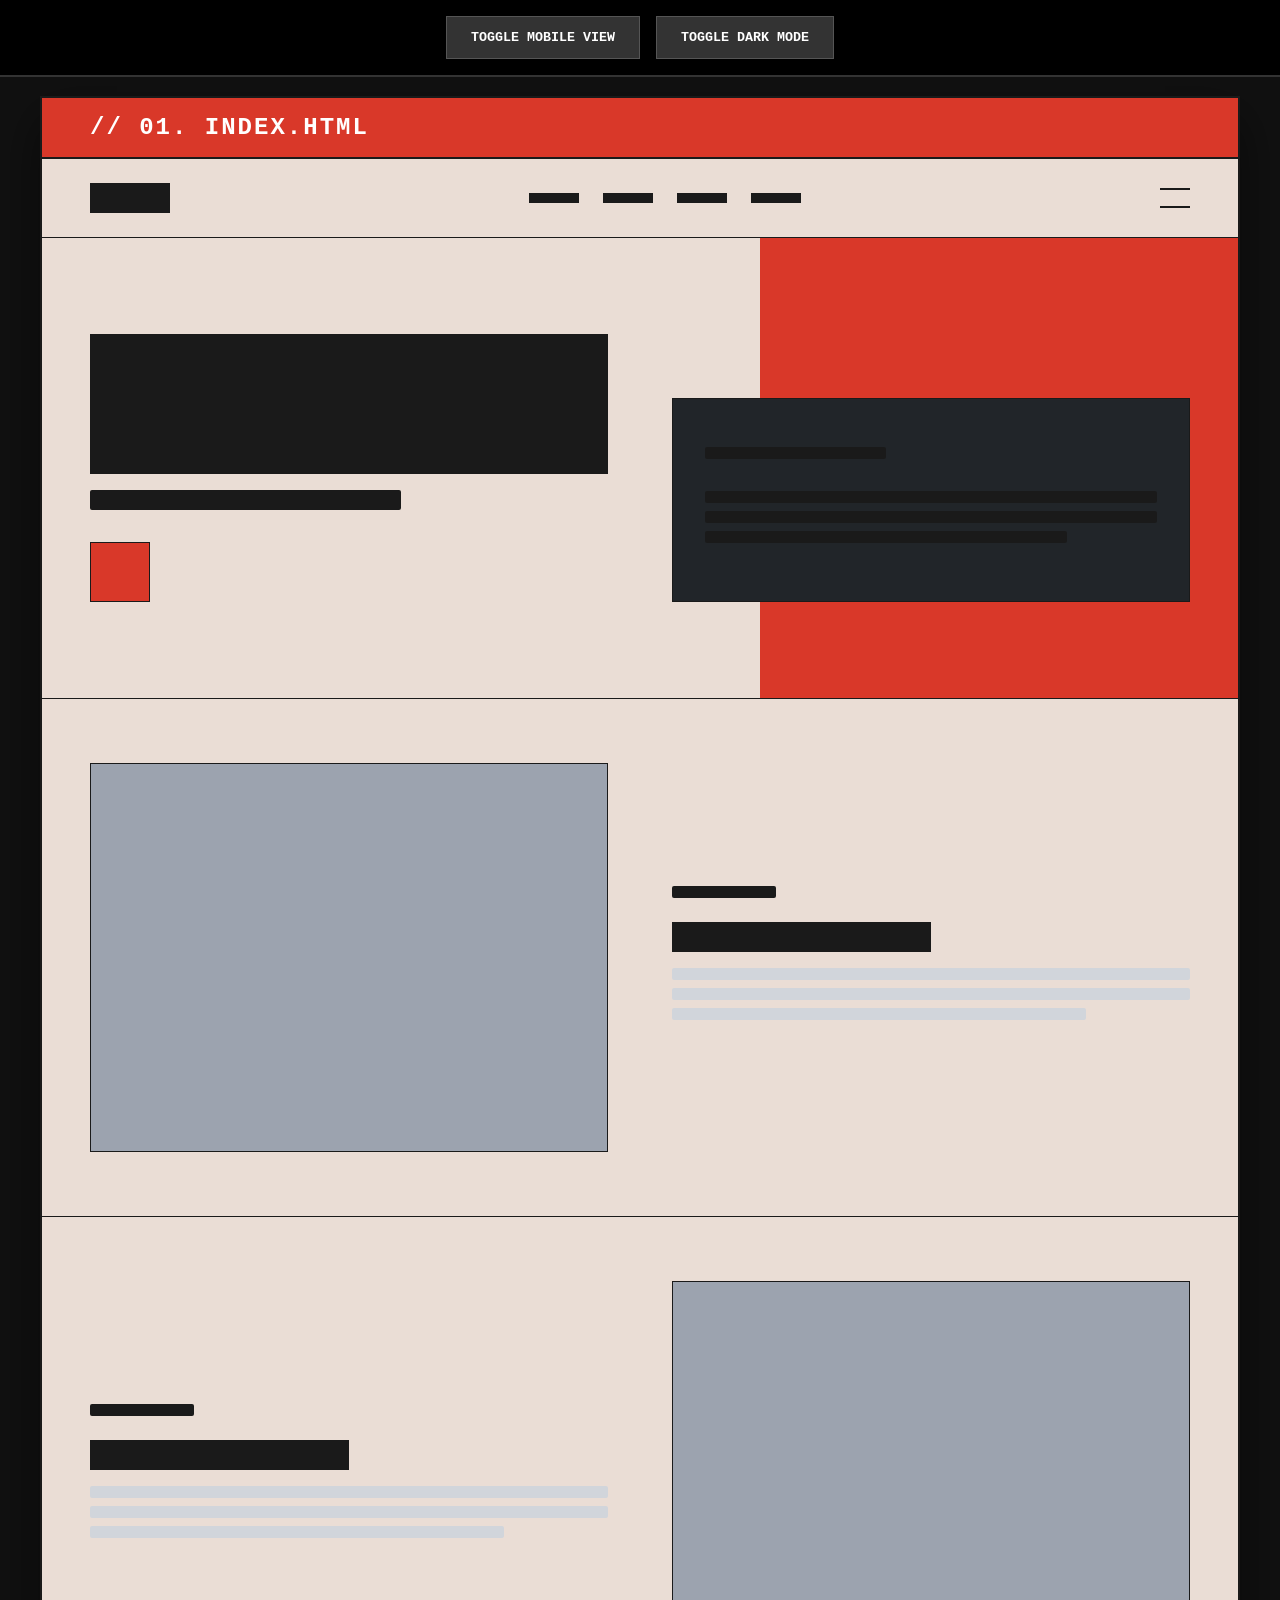
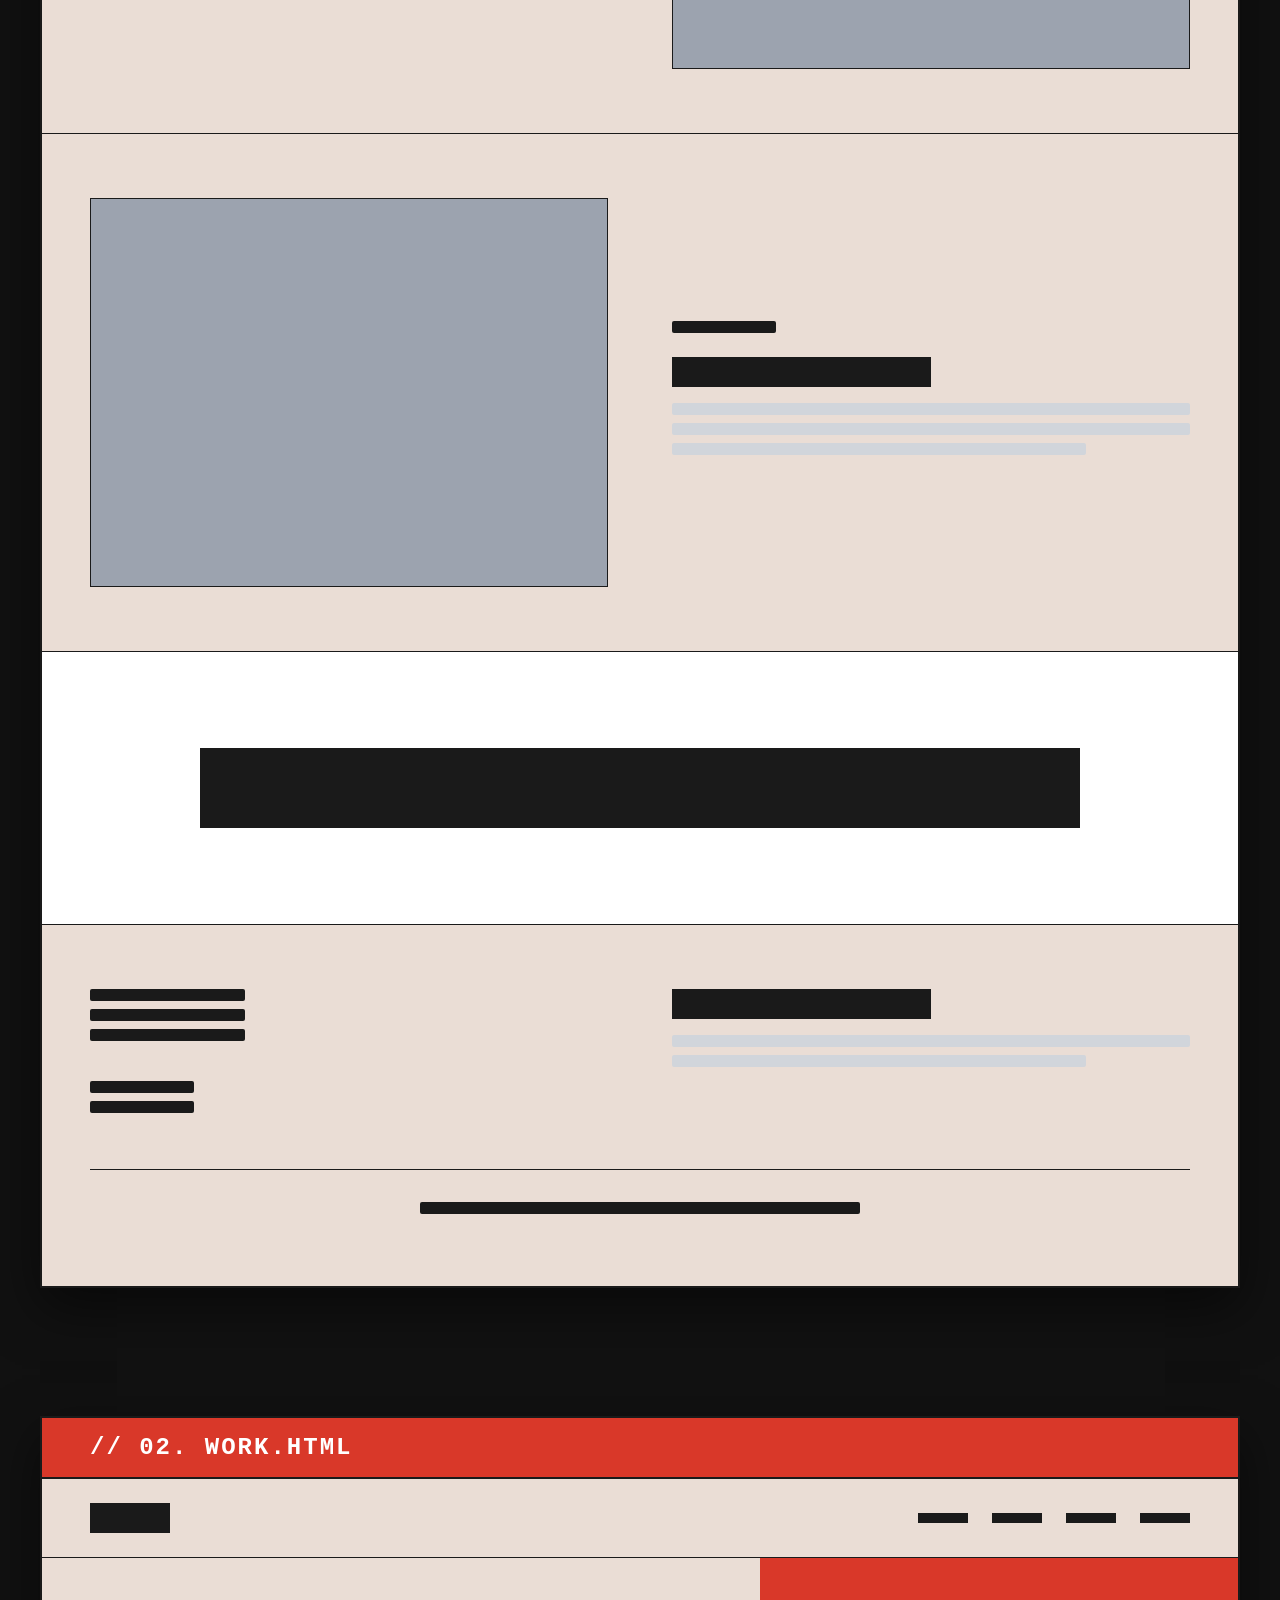
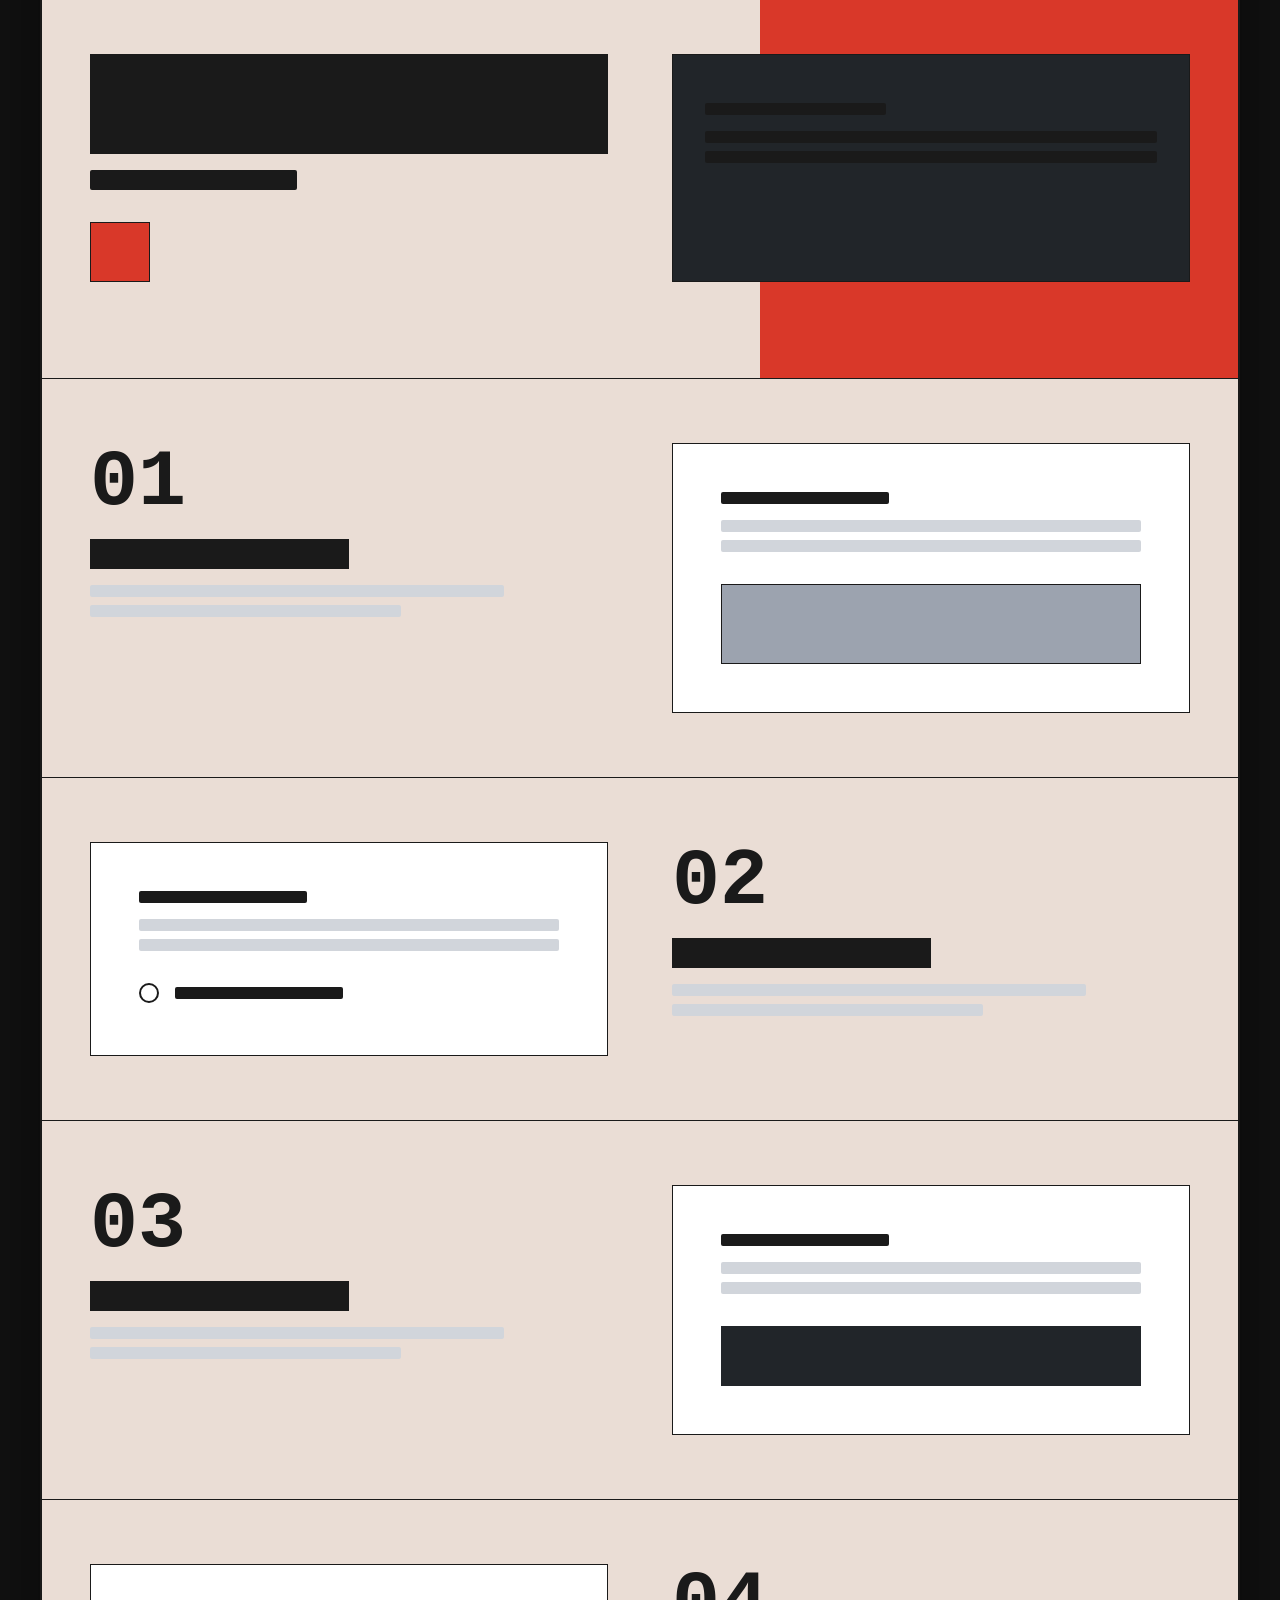
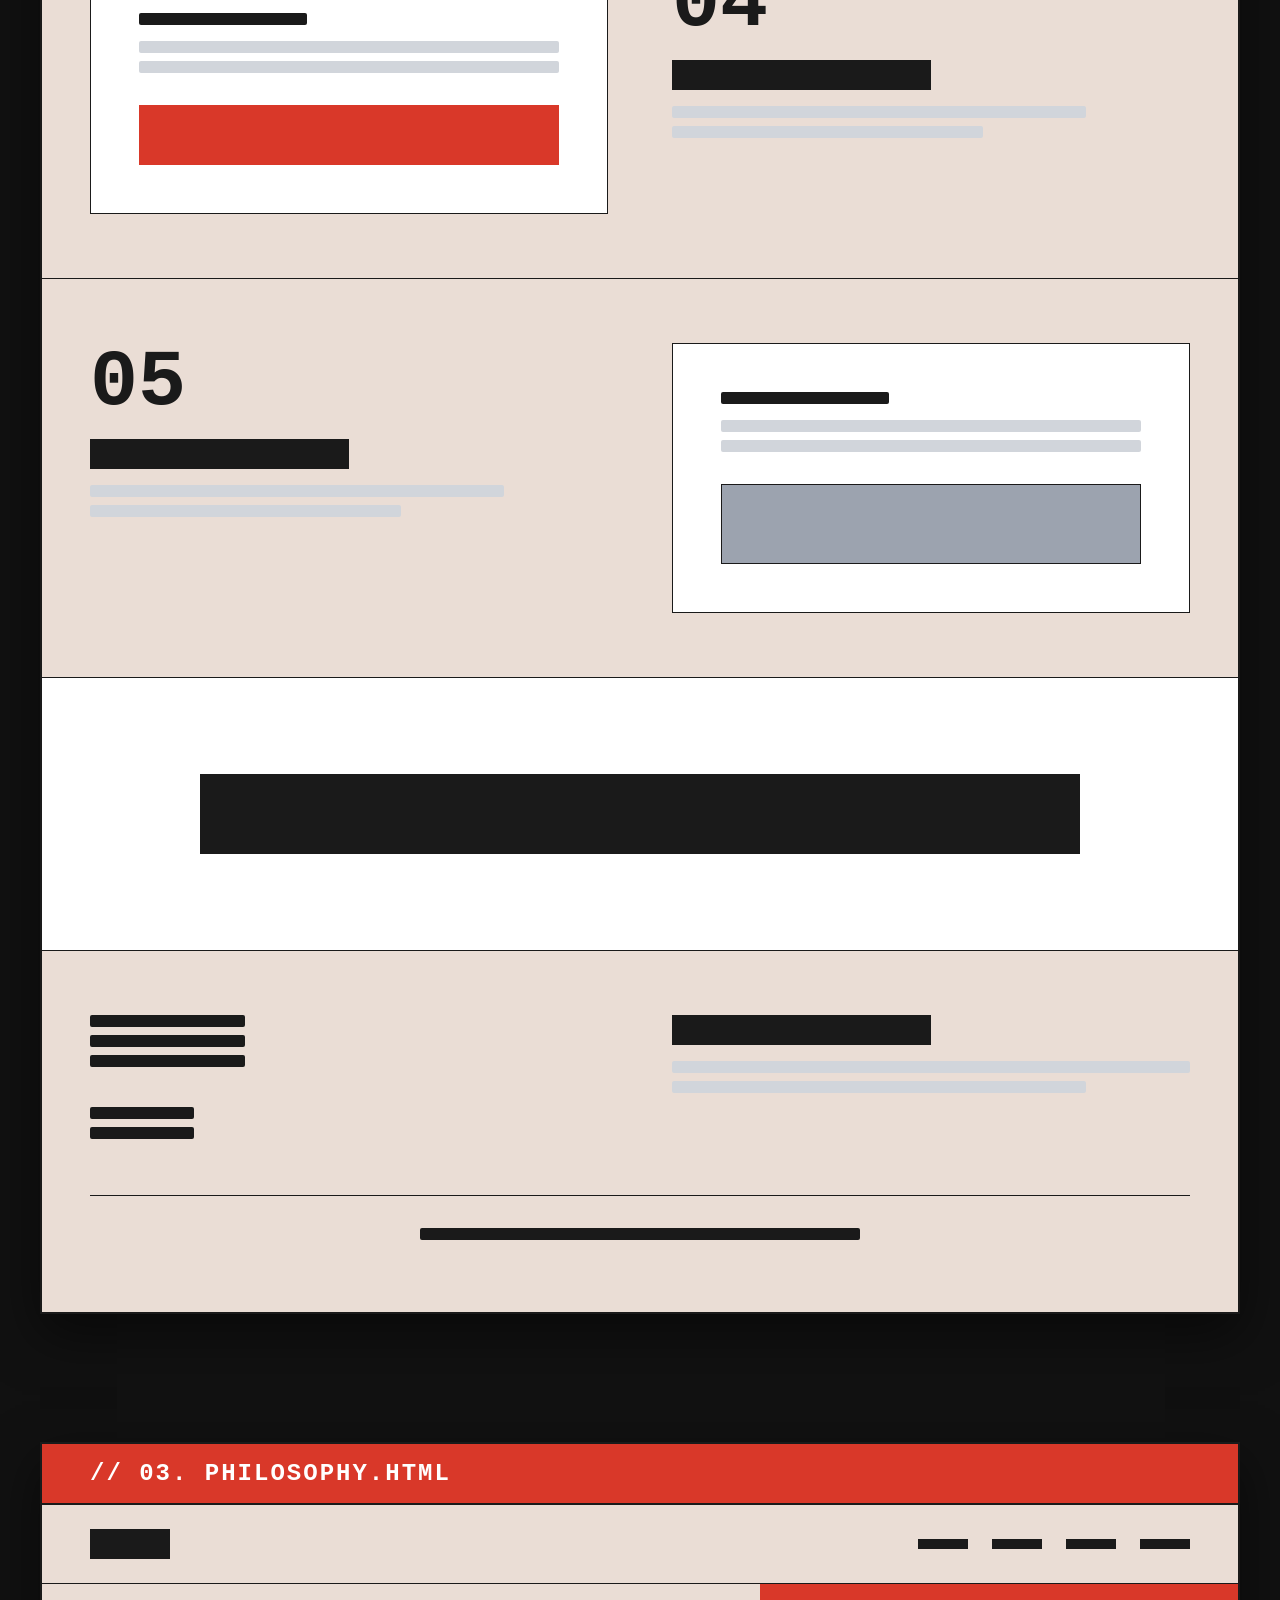
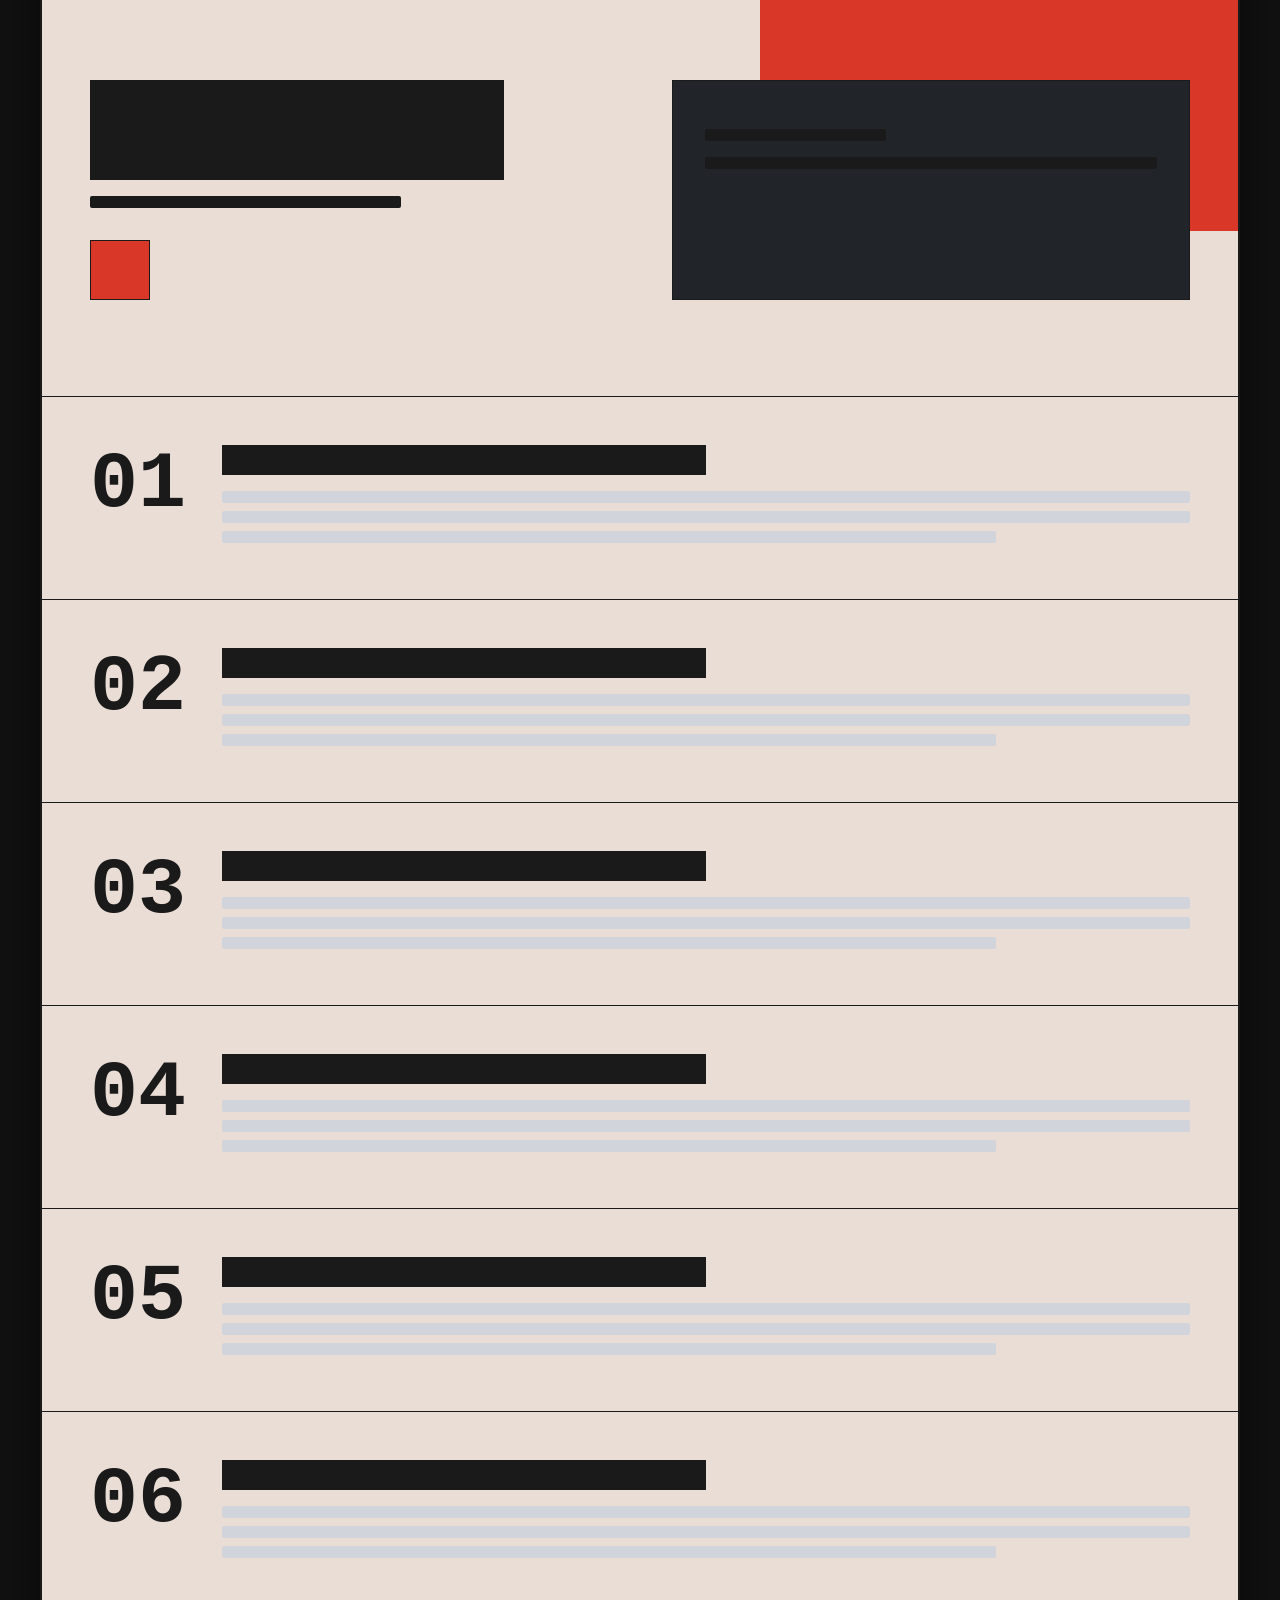
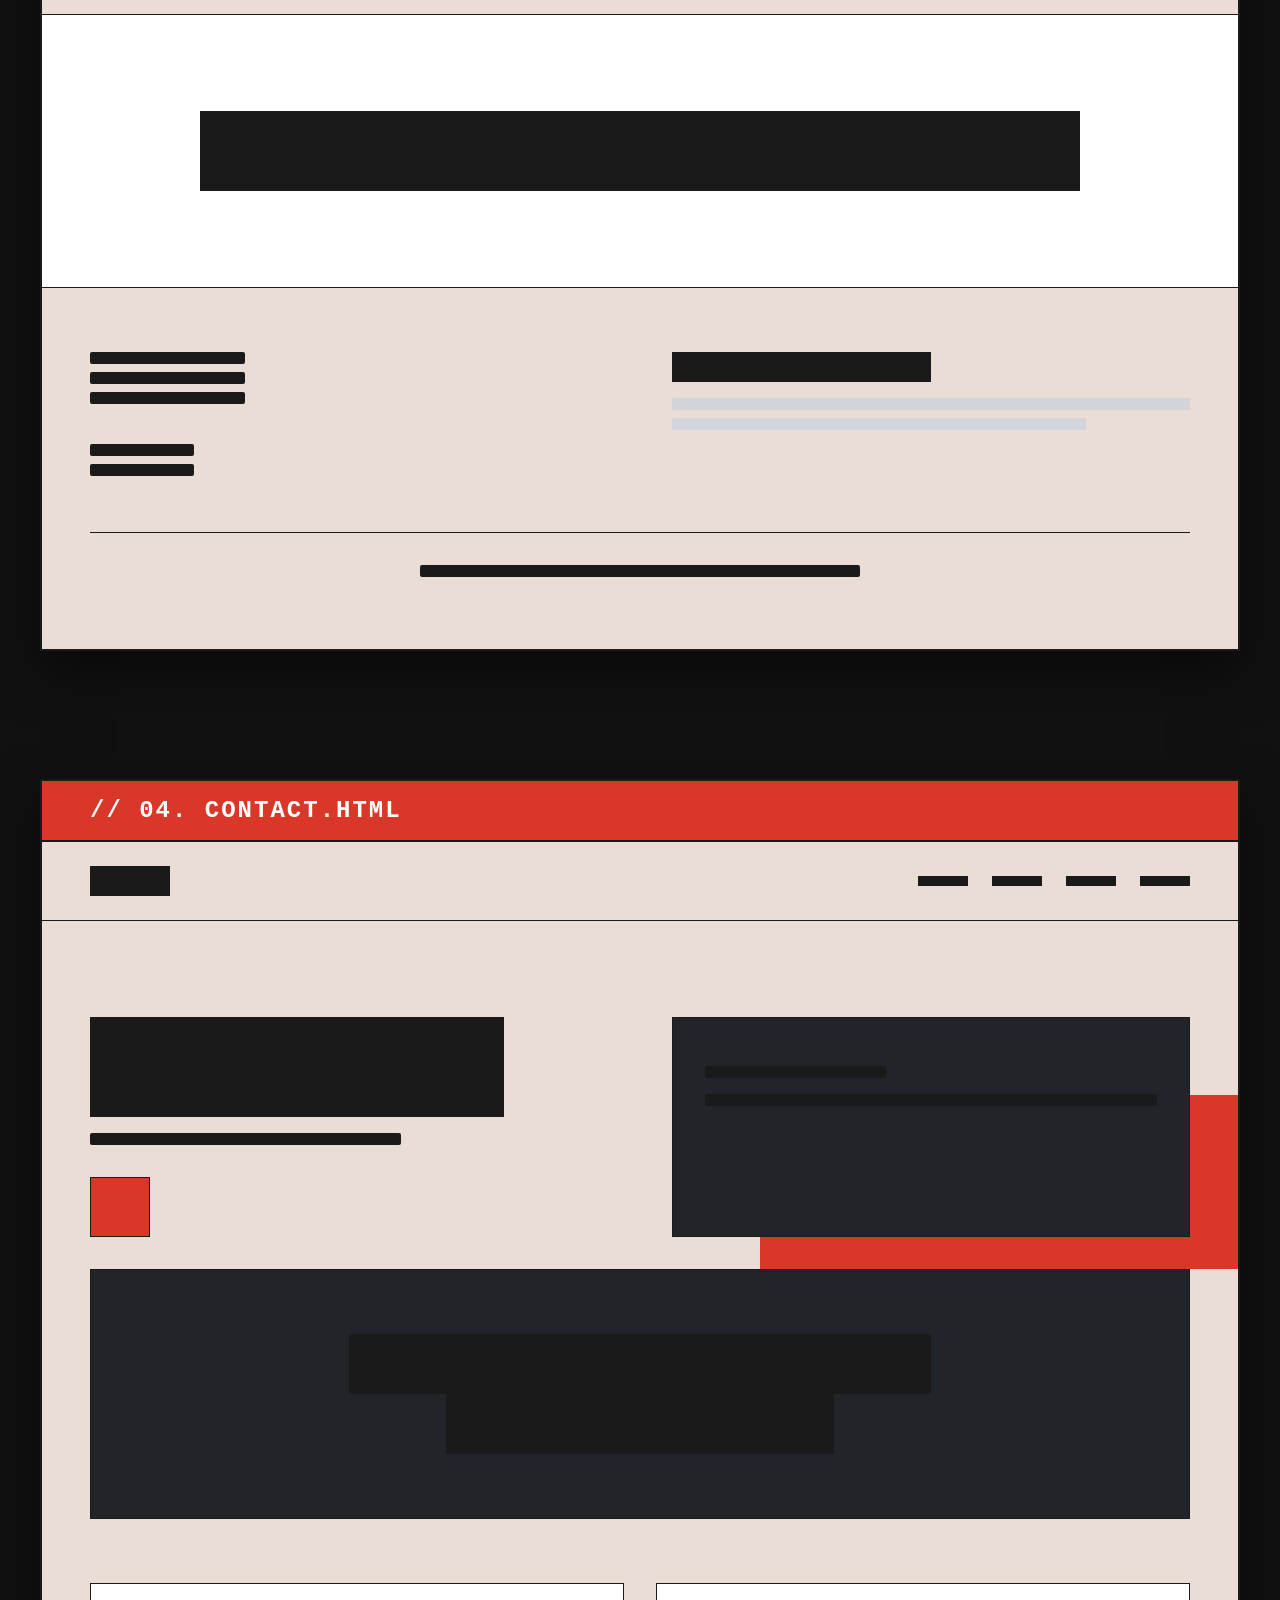
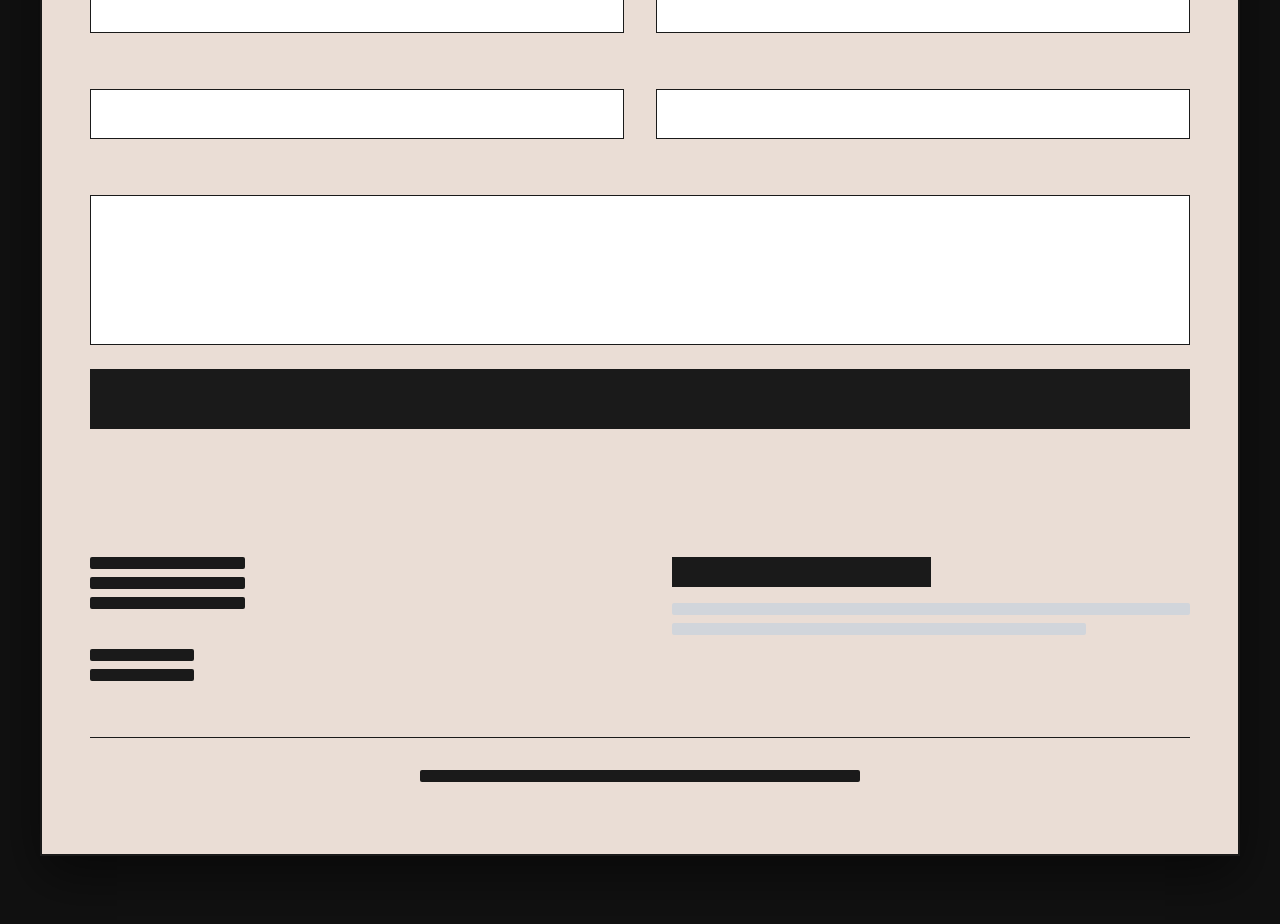
<file: wireframe/wireframe-simulator.html>
<!doctype html>
<html lang="en">
  <head>
    <meta charset="UTF-8" />
    <meta name="viewport" content="width=device-width, initial-scale=1.0" />
    <title>CRUZ 2026 | High-Fidelity Wireframes</title>
    <style>
      /* --- 1. SYSTEM VARIABLES (LIGHT MODE DEFAULT) --- */
      :root {
        --wf-bg: #eaddd5;
        --wf-surface: #ffffff;
        --wf-terminal: #212529;
        --wf-image: #9ca3af;
        --wf-text-dark: #1a1a1a;
        --wf-text-light: #d1d5db;
        --wf-border: #1a1a1a;
        --wf-accent: #d93829;
      }

      /* --- 2. DARK MODE OVERRIDES --- */
      body.dark-mode {
        --wf-bg: #0d0d0d;
        --wf-surface: #333333; /* Upgraded to a lighter grey for high visibility */
        --wf-terminal: #eaddd5;
        --wf-image: #4b4b4b;
        --wf-text-dark: #eaddd5;
        --wf-text-light: #555555;
        --wf-border: #444444;
      }

      /* --- 3. RESET & SIMULATOR UI --- */
      * {
        margin: 0;
        padding: 0;
        box-sizing: border-box;
      }

      body {
        background: #111;
        font-family: monospace;
        padding: 6rem 2rem 4rem;
        display: flex;
        flex-direction: column;
        align-items: center;
        gap: 8rem;
        transition: background 0.3s ease;
      }

      /* Fixed Control Panel */
      .controls {
        position: fixed;
        top: 0;
        left: 0;
        width: 100%;
        background: #000;
        padding: 1rem 2rem;
        display: flex;
        justify-content: center;
        gap: 1rem;
        z-index: 9999;
        border-bottom: 2px solid #333;
      }
      .controls button {
        padding: 0.8rem 1.5rem;
        font-family: monospace;
        font-weight: bold;
        cursor: pointer;
        background: #333;
        color: #fff;
        border: 1px solid #555;
        transition: all 0.2s ease;
      }
      .controls button:hover {
        background: var(--wf-accent);
        border-color: var(--wf-accent);
      }

      /* --- 4. WIREFRAME ARCHITECTURE --- */
      .wireframe-page {
        background: var(--wf-bg);
        width: 100%;
        max-width: 1200px;
        border: 2px solid var(--wf-border);
        position: relative;
        transition:
          max-width 0.4s cubic-bezier(0.25, 1, 0.5, 1),
          background 0.3s ease,
          border 0.3s ease;
        overflow: hidden;
        box-shadow: 0 20px 50px rgba(0, 0, 0, 0.5);
      }

      /* Mobile Morph Override */
      .wireframe-page.is-mobile {
        max-width: 400px;
      }

      /* Massive Page Identifier */
      .page-identifier {
        background: var(--wf-accent);
        color: #ffffff;
        padding: 1rem 3rem;
        font-size: 1.5rem;
        font-weight: 800;
        letter-spacing: 2px;
        text-transform: uppercase;
        border-bottom: 2px solid var(--wf-border);
      }

      /* --- 5. SKELETON BLOCKS --- */
      .skel-line {
        background: var(--wf-text-light);
        height: 12px;
        margin-bottom: 8px;
        border-radius: 2px;
        transition: background 0.3s;
      }
      .skel-line.dark {
        background: var(--wf-text-dark);
      }
      .w-20 {
        width: 20%;
      }
      .w-30 {
        width: 30%;
      }
      .w-40 {
        width: 40%;
      }
      .w-60 {
        width: 60%;
      }
      .w-80 {
        width: 80%;
      }
      .w-100 {
        width: 100%;
      }

      .skel-heading {
        background: var(--wf-text-dark);
        height: 60px;
        margin-bottom: 1rem;
        transition: background 0.3s;
      }
      .skel-heading-sm {
        background: var(--wf-text-dark);
        height: 30px;
        width: 50%;
        margin-bottom: 1rem;
        transition: background 0.3s;
      }
      .skel-num {
        font-size: 5rem;
        color: var(--wf-text-dark);
        font-weight: bold;
        line-height: 1;
        transition: color 0.3s;
      }

      /* --- 6. GRID SYSTEMS (DESKTOP) --- */
      .grid-header {
        display: flex;
        justify-content: space-between;
        align-items: center;
        padding: 1.5rem 3rem;
        border-bottom: 1px solid var(--wf-border);
      }
      .nav-skeleton {
        display: flex;
        gap: 1.5rem;
      }
      .nav-skeleton div {
        width: 50px;
        height: 10px;
        background: var(--wf-text-dark);
      }

      .grid-hero {
        display: grid;
        grid-template-columns: 1fr 1fr;
        gap: 4rem;
        padding: 6rem 3rem;
        border-bottom: 1px solid var(--wf-border);
        position: relative;
      }
      .grid-2 {
        display: grid;
        grid-template-columns: 1fr 1fr;
        gap: 4rem;
        padding: 4rem 3rem;
        border-bottom: 1px solid var(--wf-border);
      }
      .grid-bento {
        display: grid;
        grid-template-columns: 100px 1fr;
        gap: 2rem;
        padding: 3rem;
        border-bottom: 1px solid var(--wf-border);
      }

      /* --- 7. GRID SYSTEMS (MOBILE OVERRIDES) --- */
      .is-mobile .grid-hero,
      .is-mobile .grid-2,
      .is-mobile .grid-bento {
        grid-template-columns: 1fr;
        padding: 3rem 1.5rem;
        gap: 2rem;
      }
      .is-mobile .reverse-row {
        display: flex;
        flex-direction: column-reverse;
      }
      .is-mobile .nav-skeleton {
        display: none;
      }
      .is-mobile .skel-num {
        font-size: 3rem;
      }

      /* --- 8. UI COMPONENTS --- */
      .wf-accent-block {
        background: var(--wf-accent);
        position: absolute;
        right: 0;
        top: 0;
        height: 100%;
        width: 40%;
        z-index: 1;
        transition: width 0.3s;
      }
      .is-mobile .wf-accent-block {
        width: 10px;
        left: 0;
        height: 100%;
        top: 0;
      }

      .wf-terminal {
        background: var(--wf-terminal);
        padding: 3rem 2rem;
        border: 1px solid var(--wf-border);
        position: relative;
        z-index: 2;
        transition: background 0.3s;
      }
      .dark-mode .wf-terminal .skel-line.dark {
        background: #1a1a1a;
      }

      .wf-image-box {
        background: var(--wf-image);
        aspect-ratio: 4/3;
        border: 1px solid var(--wf-border);
        transition: background 0.3s;
      }
      .wf-sandbox {
        background: var(--wf-surface);
        padding: 3rem;
        border: 1px solid var(--wf-border);
        height: 100%;
        transition: background 0.3s;
      }
      .wf-scroll-btn {
        width: 60px;
        height: 60px;
        background: var(--wf-accent);
        margin-top: 2rem;
        border: 1px solid var(--wf-border);
      }
      .wf-cta-banner {
        background: var(--wf-surface);
        padding: 6rem 3rem;
        border-bottom: 1px solid var(--wf-border);
        text-align: center;
        transition: background 0.3s;
      }

      .wf-input {
        height: 50px;
        background: var(--wf-surface);
        border: 1px solid var(--wf-border);
        margin-bottom: 1.5rem;
        transition: background 0.3s;
      }
      .wf-textarea {
        height: 150px;
        background: var(--wf-surface);
        border: 1px solid var(--wf-border);
        margin-bottom: 1.5rem;
        transition: background 0.3s;
      }
      .wf-submit {
        height: 60px;
        background: var(--wf-text-dark);
        width: 100%;
        transition: background 0.3s;
      }

      /* Accurate 2-Column Footer */
      .wf-footer {
        padding: 4rem 3rem;
        background: var(--wf-bg);
        transition: background 0.3s;
      }
      .wf-footer-grid {
        display: grid;
        grid-template-columns: 1fr 1fr;
        gap: 4rem;
        margin-bottom: 3rem;
      }
      .is-mobile .wf-footer-grid {
        grid-template-columns: 1fr;
        gap: 2rem;
      }
      .wf-footer-bottom {
        border-top: 1px solid var(--wf-border);
        padding-top: 2rem;
        display: flex;
        justify-content: center;
      }
    </style>
  </head>
  <body>
    <div class="controls">
      <button id="toggle-mobile">TOGGLE MOBILE VIEW</button>
      <button id="toggle-dark">TOGGLE DARK MODE</button>
    </div>

    <div class="wireframe-page">
      <div class="page-identifier">// 01. INDEX.HTML</div>

      <div class="grid-header">
        <div
          style="
            width: 80px;
            height: 30px;
            background: var(--wf-text-dark);
          "></div>
        <div class="nav-skeleton">
          <div></div>
          <div></div>
          <div></div>
          <div></div>
        </div>
        <div
          class="is-mobile-only"
          style="
            width: 30px;
            height: 20px;
            border-top: 2px solid var(--wf-text-dark);
            border-bottom: 2px solid var(--wf-text-dark);
          "></div>
      </div>

      <div class="grid-hero">
        <div class="wf-accent-block"></div>
        <div style="z-index: 2">
          <div class="skel-heading w-100" style="height: 140px"></div>
          <div class="skel-line w-60 dark" style="height: 20px"></div>
          <div class="wf-scroll-btn"></div>
        </div>
        <div class="wf-terminal" style="margin-top: 4rem">
          <div class="skel-line dark w-40"></div>
          <div class="skel-line dark w-100" style="margin-top: 2rem"></div>
          <div class="skel-line dark w-100"></div>
          <div class="skel-line dark w-80"></div>
        </div>
      </div>

      <div class="grid-2">
        <div class="wf-image-box"></div>
        <div
          style="
            display: flex;
            flex-direction: column;
            justify-content: center;
          ">
          <div class="skel-line w-20 dark"></div>
          <div class="skel-heading-sm w-80" style="margin-top: 1rem"></div>
          <div class="skel-line w-100"></div>
          <div class="skel-line w-100"></div>
          <div class="skel-line w-80"></div>
        </div>
      </div>
      <div class="grid-2 reverse-row">
        <div
          style="
            display: flex;
            flex-direction: column;
            justify-content: center;
          ">
          <div class="skel-line w-20 dark"></div>
          <div class="skel-heading-sm w-80" style="margin-top: 1rem"></div>
          <div class="skel-line w-100"></div>
          <div class="skel-line w-100"></div>
          <div class="skel-line w-80"></div>
        </div>
        <div class="wf-image-box"></div>
      </div>
      <div class="grid-2">
        <div class="wf-image-box"></div>
        <div
          style="
            display: flex;
            flex-direction: column;
            justify-content: center;
          ">
          <div class="skel-line w-20 dark"></div>
          <div class="skel-heading-sm w-80" style="margin-top: 1rem"></div>
          <div class="skel-line w-100"></div>
          <div class="skel-line w-100"></div>
          <div class="skel-line w-80"></div>
        </div>
      </div>

      <div class="wf-cta-banner">
        <div
          class="skel-heading w-80"
          style="margin: 0 auto; height: 80px"></div>
      </div>

      <div class="wf-footer">
        <div class="wf-footer-grid">
          <div>
            <div class="skel-line w-30 dark"></div>
            <div class="skel-line w-30 dark"></div>
            <div class="skel-line w-30 dark"></div>
            <div style="height: 2rem"></div>
            <div class="skel-line w-20 dark"></div>
            <div class="skel-line w-20 dark"></div>
          </div>
          <div>
            <div class="skel-heading-sm w-60"></div>
            <div class="skel-line w-100"></div>
            <div class="skel-line w-80"></div>
          </div>
        </div>
        <div class="wf-footer-bottom">
          <div class="skel-line w-40 dark"></div>
        </div>
      </div>
    </div>

    <div class="wireframe-page">
      <div class="page-identifier">// 02. WORK.HTML</div>

      <div class="grid-header">
        <div
          style="
            width: 80px;
            height: 30px;
            background: var(--wf-text-dark);
          "></div>
        <div class="nav-skeleton">
          <div></div>
          <div></div>
          <div></div>
          <div></div>
        </div>
      </div>

      <div class="grid-hero">
        <div class="wf-accent-block"></div>
        <div style="z-index: 2">
          <div class="skel-heading w-100" style="height: 100px"></div>
          <div class="skel-line w-40 dark" style="height: 20px"></div>
          <div class="wf-scroll-btn"></div>
        </div>
        <div class="wf-terminal">
          <div class="skel-line dark w-40"></div>
          <div class="skel-line dark w-100" style="margin-top: 1rem"></div>
          <div class="skel-line dark w-100"></div>
        </div>
      </div>

      <div class="grid-2">
        <div>
          <div class="skel-num">01</div>
          <div class="skel-heading-sm w-80" style="margin-top: 1rem"></div>
          <div class="skel-line w-80"></div>
          <div class="skel-line w-60"></div>
        </div>
        <div class="wf-sandbox">
          <div class="skel-line dark w-40"></div>
          <div class="skel-line w-100" style="margin-top: 1rem"></div>
          <div class="skel-line w-100"></div>
          <div
            style="
              height: 80px;
              background: var(--wf-image);
              margin-top: 2rem;
              border: 1px solid var(--wf-border);
            "></div>
        </div>
      </div>

      <div class="grid-2 reverse-row">
        <div class="wf-sandbox">
          <div class="skel-line dark w-40"></div>
          <div class="skel-line w-100" style="margin-top: 1rem"></div>
          <div class="skel-line w-100"></div>
          <div style="display: flex; gap: 1rem; margin-top: 2rem">
            <div
              style="
                width: 20px;
                height: 20px;
                border-radius: 50%;
                border: 2px solid var(--wf-border);
              "></div>
            <div class="skel-line w-40 dark" style="margin-top: 4px"></div>
          </div>
        </div>
        <div style="display: flex; flex-direction: column">
          <div class="skel-num">02</div>
          <div class="skel-heading-sm w-80" style="margin-top: 1rem"></div>
          <div class="skel-line w-80"></div>
          <div class="skel-line w-60"></div>
        </div>
      </div>

      <div class="grid-2">
        <div>
          <div class="skel-num">03</div>
          <div class="skel-heading-sm w-80" style="margin-top: 1rem"></div>
          <div class="skel-line w-80"></div>
          <div class="skel-line w-60"></div>
        </div>
        <div class="wf-sandbox">
          <div class="skel-line dark w-40"></div>
          <div class="skel-line w-100" style="margin-top: 1rem"></div>
          <div class="skel-line w-100"></div>
          <div
            style="
              height: 60px;
              background: var(--wf-terminal);
              margin-top: 2rem;
              width: 100%;
            "></div>
        </div>
      </div>

      <div class="grid-2 reverse-row">
        <div class="wf-sandbox">
          <div class="skel-line dark w-40"></div>
          <div class="skel-line w-100" style="margin-top: 1rem"></div>
          <div class="skel-line w-100"></div>
          <div
            style="
              height: 60px;
              background: var(--wf-accent);
              margin-top: 2rem;
              width: 100%;
            "></div>
        </div>
        <div style="display: flex; flex-direction: column">
          <div class="skel-num">04</div>
          <div class="skel-heading-sm w-80" style="margin-top: 1rem"></div>
          <div class="skel-line w-80"></div>
          <div class="skel-line w-60"></div>
        </div>
      </div>

      <div class="grid-2">
        <div>
          <div class="skel-num">05</div>
          <div class="skel-heading-sm w-80" style="margin-top: 1rem"></div>
          <div class="skel-line w-80"></div>
          <div class="skel-line w-60"></div>
        </div>
        <div class="wf-sandbox">
          <div class="skel-line dark w-40"></div>
          <div class="skel-line w-100" style="margin-top: 1rem"></div>
          <div class="skel-line w-100"></div>
          <div
            style="
              height: 80px;
              background: var(--wf-image);
              margin-top: 2rem;
              border: 1px solid var(--wf-border);
            "></div>
        </div>
      </div>

      <div class="wf-cta-banner">
        <div
          class="skel-heading w-80"
          style="margin: 0 auto; height: 80px"></div>
      </div>

      <div class="wf-footer">
        <div class="wf-footer-grid">
          <div>
            <div class="skel-line w-30 dark"></div>
            <div class="skel-line w-30 dark"></div>
            <div class="skel-line w-30 dark"></div>
            <div style="height: 2rem"></div>
            <div class="skel-line w-20 dark"></div>
            <div class="skel-line w-20 dark"></div>
          </div>
          <div>
            <div class="skel-heading-sm w-60"></div>
            <div class="skel-line w-100"></div>
            <div class="skel-line w-80"></div>
          </div>
        </div>
        <div class="wf-footer-bottom">
          <div class="skel-line w-40 dark"></div>
        </div>
      </div>
    </div>

    <div class="wireframe-page">
      <div class="page-identifier">// 03. PHILOSOPHY.HTML</div>

      <div class="grid-header">
        <div
          style="
            width: 80px;
            height: 30px;
            background: var(--wf-text-dark);
          "></div>
        <div class="nav-skeleton">
          <div></div>
          <div></div>
          <div></div>
          <div></div>
        </div>
      </div>

      <div class="grid-hero">
        <div class="wf-accent-block" style="height: 60%"></div>
        <div style="z-index: 2">
          <div class="skel-heading w-80" style="height: 100px"></div>
          <div class="skel-line w-60 dark"></div>
          <div class="wf-scroll-btn"></div>
        </div>
        <div class="wf-terminal">
          <div class="skel-line dark w-40"></div>
          <div class="skel-line dark w-100" style="margin-top: 1rem"></div>
        </div>
      </div>

      <div class="grid-bento">
        <div class="skel-num">01</div>
        <div>
          <div class="skel-heading-sm w-60"></div>
          <div class="skel-line w-100"></div>
          <div class="skel-line w-100"></div>
          <div class="skel-line w-80"></div>
        </div>
      </div>
      <div class="grid-bento">
        <div class="skel-num">02</div>
        <div>
          <div class="skel-heading-sm w-60"></div>
          <div class="skel-line w-100"></div>
          <div class="skel-line w-100"></div>
          <div class="skel-line w-80"></div>
        </div>
      </div>
      <div class="grid-bento">
        <div class="skel-num">03</div>
        <div>
          <div class="skel-heading-sm w-60"></div>
          <div class="skel-line w-100"></div>
          <div class="skel-line w-100"></div>
          <div class="skel-line w-80"></div>
        </div>
      </div>
      <div class="grid-bento">
        <div class="skel-num">04</div>
        <div>
          <div class="skel-heading-sm w-60"></div>
          <div class="skel-line w-100"></div>
          <div class="skel-line w-100"></div>
          <div class="skel-line w-80"></div>
        </div>
      </div>
      <div class="grid-bento">
        <div class="skel-num">05</div>
        <div>
          <div class="skel-heading-sm w-60"></div>
          <div class="skel-line w-100"></div>
          <div class="skel-line w-100"></div>
          <div class="skel-line w-80"></div>
        </div>
      </div>
      <div class="grid-bento">
        <div class="skel-num">06</div>
        <div>
          <div class="skel-heading-sm w-60"></div>
          <div class="skel-line w-100"></div>
          <div class="skel-line w-100"></div>
          <div class="skel-line w-80"></div>
        </div>
      </div>

      <div class="wf-cta-banner">
        <div
          class="skel-heading w-80"
          style="margin: 0 auto; height: 80px"></div>
      </div>

      <div class="wf-footer">
        <div class="wf-footer-grid">
          <div>
            <div class="skel-line w-30 dark"></div>
            <div class="skel-line w-30 dark"></div>
            <div class="skel-line w-30 dark"></div>
            <div style="height: 2rem"></div>
            <div class="skel-line w-20 dark"></div>
            <div class="skel-line w-20 dark"></div>
          </div>
          <div>
            <div class="skel-heading-sm w-60"></div>
            <div class="skel-line w-100"></div>
            <div class="skel-line w-80"></div>
          </div>
        </div>
        <div class="wf-footer-bottom">
          <div class="skel-line w-40 dark"></div>
        </div>
      </div>
    </div>

    <div class="wireframe-page">
      <div class="page-identifier">// 04. CONTACT.HTML</div>

      <div class="grid-header">
        <div
          style="
            width: 80px;
            height: 30px;
            background: var(--wf-text-dark);
          "></div>
        <div class="nav-skeleton">
          <div></div>
          <div></div>
          <div></div>
          <div></div>
        </div>
      </div>

      <div class="grid-hero" style="border-bottom: none; padding-bottom: 2rem">
        <div
          class="wf-accent-block"
          style="top: auto; bottom: 0; height: 50%"></div>
        <div style="z-index: 2">
          <div class="skel-heading w-80" style="height: 100px"></div>
          <div class="skel-line w-60 dark"></div>
          <div class="wf-scroll-btn"></div>
        </div>
        <div class="wf-terminal">
          <div class="skel-line dark w-40"></div>
          <div class="skel-line dark w-100" style="margin-top: 1rem"></div>
        </div>
      </div>

      <div style="padding: 0 3rem">
        <div class="wf-terminal" style="padding: 4rem; text-align: center">
          <div class="skel-heading w-60 dark" style="margin: 0 auto"></div>
          <div class="skel-heading w-40 dark" style="margin: 0 auto"></div>
        </div>
      </div>

      <div style="padding: 4rem 3rem">
        <div
          class="grid-2"
          style="padding: 0; border: none; gap: 2rem; margin-bottom: 2rem">
          <div class="wf-input"></div>
          <div class="wf-input"></div>
        </div>
        <div
          class="grid-2"
          style="padding: 0; border: none; gap: 2rem; margin-bottom: 2rem">
          <div class="wf-input"></div>
          <div class="wf-input"></div>
        </div>
        <div class="wf-textarea"></div>
        <div class="wf-submit"></div>
      </div>

      <div class="wf-footer">
        <div class="wf-footer-grid">
          <div>
            <div class="skel-line w-30 dark"></div>
            <div class="skel-line w-30 dark"></div>
            <div class="skel-line w-30 dark"></div>
            <div style="height: 2rem"></div>
            <div class="skel-line w-20 dark"></div>
            <div class="skel-line w-20 dark"></div>
          </div>
          <div>
            <div class="skel-heading-sm w-60"></div>
            <div class="skel-line w-100"></div>
            <div class="skel-line w-80"></div>
          </div>
        </div>
        <div class="wf-footer-bottom">
          <div class="skel-line w-40 dark"></div>
        </div>
      </div>
    </div>

    <script>
      const btnMobile = document.getElementById("toggle-mobile");
      const btnDark = document.getElementById("toggle-dark");
      const pages = document.querySelectorAll(".wireframe-page");
      const body = document.body;

      btnMobile.addEventListener("click", () => {
        let isMobile = false;
        pages.forEach((page) => {
          page.classList.toggle("is-mobile");
          if (page.classList.contains("is-mobile")) isMobile = true;
        });
        btnMobile.innerText = isMobile
          ? "SWITCH TO DESKTOP VIEW"
          : "TOGGLE MOBILE VIEW";
        btnMobile.style.background = isMobile ? "var(--wf-accent)" : "#333";
      });

      btnDark.addEventListener("click", () => {
        body.classList.toggle("dark-mode");
        const isDark = body.classList.contains("dark-mode");
        btnDark.innerText = isDark
          ? "SWITCH TO LIGHT MODE"
          : "TOGGLE DARK MODE";
        btnDark.style.background = isDark ? "var(--wf-accent)" : "#333";
      });
    </script>
  </body>
</html>
</file>
<file: stylesheets/main.css>
/*
  =========================================================================
    MASTER STYLESHEET: CRUZ PLAMONDON PORTFOLIO
  =========================================================================
    FILE ARCHITECTURE MAP:
    01. SYSTEM VARIABLES (Colors, Speeds, Math)
    02. GLOBAL DEFAULTS & BACKGROUNDS (The Foundation)
    03. TYPOGRAPHY & FLUID SCALING (Text Rules)
    04. NAVIGATION & SEARCH DRAWER (Glass Pill & Menus)
    05. INTERACTIVE COMPONENTS (Buttons, Toggles, Forms)
    06. KINETIC INTRO SCREEN (The CRUZ. Shutter Reveal)
    07. HERO VIEWPORT & TYPEWRITER (Landing Page Animations)
    08. BENTO CARDS & GLASS MORPHISM (Frosted UI Boxes)
    09. STRUCTURAL GRIDS & LAYOUTS (Columns & Spacing)
    10. SCROLL ASSEMBLY ENGINE (Cinematic Fade-Ins)
    11. PAGE-SPECIFIC COMPONENTS (Terminal, Footer, Marquee)
    12. UTILITIES & ACCESSIBILITY (Helpers & Safe Modes)
  =========================================================================

  =========================================================================
  [ EDUCATIONAL NOTE: CLASSES VS. IDs ]
  - CLASSES ( . ) are like school uniforms. You can use them on multiple 
    elements across a page to keep styling consistent (e.g., .card, .btn).
  - IDs ( # ) are unique fingerprints. You can only use an ID ONCE per page! 
    They are meant for single, high-priority structural anchors (e.g., #main-nav-pill).
  =========================================================================
*/

/* =====================================================================
  01. SYSTEM VARIABLES (THE DICTIONARY)
  Think of ":root" like a dictionary of nicknames. Instead of typing the 
  exact hex code "#d93829" 100 times in this file, we name it "--accent-color". 
  If we ever want to change the brand color, we only change it here, and the 
  entire website updates instantly!
  ===================================================================== 
*/
:root {
  /* Surface Colors */
  --bg-primary: #eaddd5;
  --bg-secondary: #f4eee9;
  --bg-inverse: #212529; /* Dark concrete color for high contrast */

  /* Text & Lines */
  --text-primary: #2b2b2b;
  --text-inverse: #eaddd5;
  --border-color: #9c9c9c;
  --accent-color: #d93829; /* The signature Cruz Red */

  /* Structural Rules */
  --border-thick: 2px solid var(--border-color);
  --border-thin: 1px solid var(--border-color);

  /* Physics & Timing (The Animation Engine)
     "cubic-bezier" is a math formula that draws a speed curve. 
     Instead of moving like a stiff robot at one steady speed, this makes 
     animations start really fast and then slowly glide to a stop!
  */
  --curve-brutal: cubic-bezier(0.1, 0.9, 0.2, 1);
  --curve-reveal: cubic-bezier(0.16, 1, 0.3, 1);
  --curve-entrance: cubic-bezier(0.22, 1, 0.36, 1);

  --speed-fast: 0.3s;
  --speed-cinematic: 1.1s;
  --speed-slow: 1.6s;
}

/* When the JavaScript engine detects Dark Mode, it flips the dictionary definitions.
  Every element using these names instantly changes color. 
*/
html.dark-mode body {
  --bg-primary: #0d0d0d;
  --bg-secondary: #1a1a1a;
  --bg-inverse: #212121;
  --text-primary: #f4eee9;
  --text-inverse: #ffffff;
  --border-color: #333333;
  --accent-color: #ff1500; /* Brighter red so it glows on black backgrounds */
}

/* =====================================================================
  02. GLOBAL DEFAULTS & BACKGROUNDS
  Browsers like Chrome add their own hidden margins. The "*" selector 
  grabs everything and resets it to zero so we have total control.
  ===================================================================== 
*/
* {
  margin: 0;
  padding: 0;
  /* "border-box" means if we tell a box to be 100px wide, paddings and borders 
     stay INSIDE that 100px instead of making the box blow up to 120px. */
  box-sizing: border-box;
  line-height: 140%;
}

html {
  font-size: 62.5%; /* Sets 1rem = 10px. This makes math way easier! */
  letter-spacing: normal;
  scroll-behavior: smooth;
  overflow-x: hidden !important; /* The Ultimate Failsafe: Prevents horizontal scrolling */
  width: 100% !important;
  max-width: 100vw !important;
  font-weight: 600;
}

body {
  font-family: "Inter", sans-serif;
  background-color: var(--bg-primary);
  color: var(--text-primary);
  font-size: 1.6rem;
  overflow-x: hidden !important;
  width: 100% !important;
  max-width: 100vw !important;
  transition:
    background-color 0.3s ease,
    color 0.3s ease,
    border-color 0.3s ease;
}

/* Locks page scroll when the search drawer is open */
body.is-locked {
  overflow: hidden;
}

/* Removes ugly default blue glow when clicking buttons, replaces it with Cruz Red */
*:focus {
  outline: none;
}

*:focus-visible {
  outline: 2px solid var(--accent-color);
  outline-offset: 4px;
}

::selection {
  background-color: var(--accent-color);
  color: #ffffff;
}
::-moz-selection {
  background-color: var(--accent-color);
  color: #ffffff;
}

a:visited {
  color: inherit;
}

/* Blueprint Background Grid */
body::after {
  content: "";
  position: fixed;
  top: 0;
  left: 0;
  width: 100vw;
  height: 100vh;
  background-image: radial-gradient(var(--border-color) 1px, transparent 1px);
  background-size: 24px 24px;
  opacity: 0.7;
  pointer-events: none; /* Lets mouse clicks pass right through it */
  z-index: -2;
}

/* TV Static Noise Filter */
body::before {
  content: "";
  position: fixed;
  top: 0;
  left: 0;
  width: 100vw;
  height: 100vh;
  background-image: url('data:image/svg+xml,%3Csvg viewBox="0 0 200 200" xmlns="http://www.w3.org/2000/svg"%3E%3Cfilter id="noiseFilter"%3E%3CfeTurbulence type="fractalNoise" baseFrequency="90" numOctaves="3" stitchTiles="stitch"/%3E%3C/filter%3E%3Crect width="100%25" height="100%25" filter="url(%23noiseFilter)" opacity="0.06"/%3E%3C/svg%3E');
  pointer-events: none;
  z-index: 9999;
}

/* SYSTEM BOOT PHYSICS: Fades the site in only after JS loads */
#main-content {
  opacity: 0;
  transform: translate3d(0, 15px, 0);
  transition:
    opacity 1.2s var(--curve-reveal),
    transform 1.2s var(--curve-reveal);
  will-change: opacity, transform;
}

html.is-booted #main-content {
  opacity: 1;
  transform: translate3d(0, 0, 0);
}

/* =====================================================================
  03. TYPOGRAPHY & FLUID SCALING
  "clamp(min, preferred, max)" tells the font: "Try to be 15vw (15% of the 
  screen width), but NEVER shrink smaller than 9rem on a phone, and NEVER 
  grow bigger than 20rem on an iMac." This prevents layout breakage!
  ===================================================================== 
*/
h1,
h2,
h3,
h4 {
  font-family: "Bebas Neue", serif;
  text-transform: uppercase;
  letter-spacing: 1px;
}

.hero-display {
  font-size: clamp(9rem, 15vw, 20rem);
  font-weight: 800;
  line-height: 0.85;
  letter-spacing: -2px;
  text-transform: lowercase;
  word-break: break-word;
  overflow-wrap: break-word;
}

.hero-subtitle {
  font-family: "Bebas Neue", serif;
  font-size: clamp(2.4rem, 4vw, 4.5rem);
  font-weight: 400;
  line-height: 1.1;
  margin-top: 1rem;
}

.academy-subheading {
  padding-top: 10px;
  font-size: 2.6rem;
}

.academy-body {
  margin-left: 10px;
}

.section-title {
  position: relative;
  font-size: clamp(4.2rem, 5vw, 6rem);
  font-weight: 800;
  line-height: 1.1;
  border-left: solid 6px var(--accent-color);
  padding: 5px 5px 5px 15px;
}

.project-features-title {
  font-size: 4rem !important;
  letter-spacing: 2px;
  text-transform: uppercase;
  margin-bottom: 1.5rem;
}

.section-title::before {
  content: "+";
  position: absolute;
  left: -2.5rem;
  top: -1.5rem;
  font-family: monospace;
  font-size: 2.4rem;
  font-weight: 400;
  color: var(--text-primary);
  opacity: 0.4;
}

h3 {
  font-size: clamp(2.2rem, 3.5vw, 3rem);
  font-weight: 800;
  border-left: solid 6px var(--accent-color);
  padding-left: 10px;
}

.body-large {
  font-size: 1.8rem;
  line-height: 1.5;
  margin-top: 2rem;
  opacity: 0.95;
}

.serif-italic {
  font-family: "Playfair Display", Georgia, serif;
  font-style: italic;
  text-transform: lowercase;
  font-weight: 600;
  letter-spacing: 0;
  color: var(--accent-color);
  padding: 7px;
}

.track-accent-head {
  font-family: serif;
  font-size: clamp(3.5rem, 5vw, 5rem);
  line-height: 1.1;
  text-transform: uppercase;
  margin-bottom: 2.5rem;
  border-left: none !important;
  padding-left: 0 !important;
}

.track-accent-head em {
  font-style: italic;
  text-transform: lowercase;
  color: var(--accent-color);
}

/* =====================================================================
  04. NAVIGATION & DUAL-CLUSTER PILL
  Controls our floating glass menu. We use 'backdrop-filter: blur' to 
  create the frosted glass effect without heavy background images.
  ===================================================================== 
*/
.nav-fixed {
  position: fixed;
  width: 100%;
  top: 0;
  height: 100px;
  z-index: 1005;
  background-color: rgba(234, 221, 213, 0.75);
  backdrop-filter: blur(16px);
  -webkit-backdrop-filter: blur(16px);
  border-bottom: 1px solid var(--border-color);
  box-shadow: inset 0 -1px 0px rgba(255, 255, 255, 0.2);
  display: flex;
}

html.dark-mode .nav-fixed {
  background-color: rgba(13, 13, 13, 0.75);
  box-shadow: inset 0 -1px 0px rgba(255, 255, 255, 0.05);
}

.nav-glass-pill {
  position: fixed;
  top: 50%;
  left: 0.55rem;
  transform: translateY(-50%);
  z-index: 1005;
  transition: transform 0.4s ease;
}

.nav-pill-list {
  display: flex;
  flex-direction: column;
  position: relative;
}

.nav-cluster {
  background-color: rgba(244, 238, 233, 0.65);
  backdrop-filter: blur(16px);
  -webkit-backdrop-filter: blur(16px);
  border-radius: 50px;
  border: 1px solid rgba(255, 255, 255, 0.3);
  box-shadow:
    inset 1px 1px 0px rgba(255, 255, 255, 0.5),
    6px 6px 15px rgba(0, 0, 0, 0.08);
  padding: 1.5rem 1rem;
  display: flex;
  flex-direction: column;
  gap: 1.5rem;
  align-items: center;
  list-style: none;
  transition: all 0.4s cubic-bezier(0.25, 1, 0.5, 1);
}

.system-cluster {
  margin-top: 1.5rem;
}

html.dark-mode .nav-cluster {
  background-color: rgba(26, 26, 26, 0.65);
  border: 1px solid rgba(255, 255, 255, 0.05);
  box-shadow:
    inset 1px 1px 0px rgba(255, 255, 255, 0.1),
    6px 6px 15px rgba(0, 0, 0, 0.3);
}

/* --- SECTION 04: REFACTORED NAVIGATION DECK PROOPERTIES --- */
.nav-item {
  position: relative;
  z-index: 2;
  display: flex !important;
  flex-direction: column !important;
  align-items: center !important;
  gap: 0.4rem !important;
  cursor: pointer !important;
}

.nav-icon {
  display: flex;
  justify-content: center;
  align-items: center;
  width: 48px;
  height: 48px;
  border-radius: 50%;
  color: var(--text-primary);
  background: transparent;
  border: none;
  cursor: pointer;
  transition:
    transform 0.3s cubic-bezier(0.25, 1, 0.5, 1),
    background-color 0.3s ease,
    color 0.3s ease;
}

.nav-icon svg {
  width: 20px;
  height: 20px;
}

.nav-icon:hover {
  background-color: transparent;
  transform: scale(1.1);
}

/* THE HIT-BOX EXPANDER
  Because the link (<a>) is only inside the 48px circle icon, clicking the text 
  label or the gap did nothing. This pseudo-element creates an invisible, clickable 
  shield over the entire container. Now, even if you miss the circle slightly, 
  the cursor stays a hand and the click registers perfectly!
*/
.nav-icon::before {
  content: "";
  position: absolute;
  top: -10px;
  bottom: -40px; /* Expands interaction range past the text label limits */
  left: -20px;
  right: -20px;
  z-index: 10;
} /* Places the clickable hit-box directly in front of the labels */

/* THE SLIDING LENS */
.nav-lens {
  position: absolute;
  top: 0;
  left: 0;
  pointer-events: none;
  z-index: 10;
  opacity: 0;
  background-color: rgba(217, 56, 41, 0.15);
  backdrop-filter: none !important;
  -webkit-backdrop-filter: none !important;
  border: 1px solid rgba(217, 56, 41, 0.4);
  border-radius: 50%;
  box-shadow: 0 0 12px rgba(217, 56, 41, 0.2);
  transition:
    transform 0.4s cubic-bezier(0.25, 1, 0.5, 1),
    width 0.4s cubic-bezier(0.25, 1, 0.5, 1),
    height 0.4s cubic-bezier(0.25, 1, 0.5, 1),
    opacity 0.2s ease;
}

html.dark-mode .nav-lens {
  background-color: rgba(255, 21, 0, 0.15);
  border-color: rgba(255, 21, 0, 0.3);
  box-shadow: 0 0 12px rgba(255, 21, 0, 0.3);
}

.nav-item.is-active .nav-icon {
  color: var(--accent-color) !important;
}

/* MICRO LABELS (Intuitive UI Fix) */
.nav-label {
  font-family: "Inter", sans-serif !important;
  font-size: 0.9rem !important;
  font-weight: 600 !important;
  letter-spacing: 0.5px !important;
  text-align: center !important;
  text-transform: uppercase !important;
  color: var(--text-primary) !important;
  opacity: 0.45;
  transition:
    color 0.3s ease,
    opacity 0.3s ease,
    font-weight 0.3s ease;
  pointer-events: none;
  line-height: 100% !important;
}

.nav-item.is-active .nav-label,
.nav-item:hover .nav-label {
  opacity: 1 !important;
  color: var(--accent-color) !important;
  font-weight: 800 !important;
}

/* HOVER FLYOUT MENUS */
.glass-flyout {
  position: absolute;
  left: 100%;
  top: 50%;
  transform: translateY(-50%) translateX(15px);
  margin-left: 2rem;
  background-color: rgba(244, 238, 233, 0.85);
  backdrop-filter: blur(16px);
  -webkit-backdrop-filter: blur(16px);
  border-radius: 24px;
  border: 1px solid rgba(255, 255, 255, 0.3);
  box-shadow:
    inset 1px 1px 0px rgba(255, 255, 255, 0.5),
    8px 8px 20px rgba(0, 0, 0, 0.1);
  padding: 2rem;
  min-width: 220px;
  display: flex;
  flex-direction: column;
  gap: 1rem;
  opacity: 0;
  visibility: hidden;
  pointer-events: none;
  transition: all 0.4s cubic-bezier(0.25, 1, 0.5, 1);
}

html.dark-mode .glass-flyout {
  background-color: rgba(26, 26, 26, 0.85);
  border: 1px solid rgba(255, 255, 255, 0.05);
  box-shadow:
    inset 1px 1px 0px rgba(255, 255, 255, 0.1),
    8px 8px 20px rgba(0, 0, 0, 0.4);
}

.nav-item:hover .glass-flyout,
.nav-item:focus-within .glass-flyout,
.nav-item.is-open .glass-flyout {
  opacity: 1;
  visibility: visible;
  pointer-events: auto;
  transform: translateY(-50%) translateX(0);
}

.glass-flyout::before {
  content: "";
  position: absolute;
  left: -40px;
  top: -10px;
  bottom: -10px;
  width: 40px;
}

.flyout-title {
  font-family: "Bebas Neue", serif;
  font-size: 2.2rem;
  color: var(--text-primary);
  margin-bottom: 0.5rem;
  letter-spacing: 1px;
  padding-left: 3px;
  border-left: var(--accent-color) solid 2px;
}

.glass-flyout a,
.glass-flyout .flyout-action-btn {
  text-decoration: none;
  text-align: left;
  background: rgba(118, 123, 124, 0.2);
  border: none;
  box-shadow: none;
  color: var(--text-primary) !important;
  font-family: "Inter", sans-serif;
  font-weight: 600;
  font-size: 1.4rem;
  padding: 0.8rem 1.2rem;
  border-radius: 12px;
  cursor: pointer;
  width: 100%;
  text-transform: none;
  transition:
    background-color 0.2s ease,
    transform 0.2s ease !important;
}

.glass-flyout a:hover,
.glass-flyout .flyout-action-btn:hover {
  background: rgba(197, 26, 26, 0.75);
  backdrop-filter: blur(12px);
  -webkit-backdrop-filter: blur(12px);
  border: 1px solid rgba(255, 255, 255, 0.25);
  box-shadow: 0 4px 20px rgba(228, 0, 0, 0.2);
  transform: translateX(4px) !important;
}

html.dark-mode .glass-flyout a:hover,
html.dark-mode .glass-flyout .flyout-action-btn:hover {
  background: rgba(255, 255, 255, 0.15);
  backdrop-filter: blur(12px);
  -webkit-backdrop-filter: blur(12px);
  border: 1px solid rgba(255, 255, 255, 0.25);
  box-shadow: 0 4px 20px rgba(228, 0, 0, 0.2);
}

/* Stealth Mode / UI Hider */
.nav-glass-pill.is-stealth .primary-cluster {
  max-height: 0 !important;
  opacity: 0 !important;
  padding: 0 !important;
  margin: 0 !important;
  border: none !important;
  overflow: hidden !important;
  gap: 0 !important;
  pointer-events: none !important;
}
.nav-glass-pill.is-stealth .nav-lens {
  opacity: 0 !important;
}

/* MOBILE DOUBLE-TAP ACTION MORPH */
.nav-pill-list:has(.is-open) .nav-lens {
  opacity: 0 !important;
}

.nav-icon::after {
  content: "➔";
  position: absolute;
  font-family: "Inter", sans-serif;
  font-weight: 900;
  font-size: 1.2rem;
  color: var(--accent-color);
  opacity: 0;
  transform: translateY(15px) rotate(-90deg);
  transition: all 0.4s cubic-bezier(0.25, 1, 0.5, 1);
}

.nav-item.is-open .nav-icon {
  transform: translateY(-8px) !important;
  background-color: rgba(217, 56, 41, 0.15) !important;
  backdrop-filter: none !important;
  -webkit-backdrop-filter: none !important;
  border: 1px solid rgba(217, 56, 41, 0.4) !important;
  box-shadow: 0 8px 16px rgba(217, 56, 41, 0.2) !important;
}

html.dark-mode .nav-item.is-open .nav-icon {
  background-color: rgba(255, 21, 0, 0.15) !important;
  border-color: rgba(255, 21, 0, 0.3) !important;
}

.nav-item.is-open .nav-icon svg {
  opacity: 1 !important;
  transform: translateY(-5px) scale(0.85);
  color: var(--accent-color) !important;
}

.nav-item.is-open .nav-icon::after {
  opacity: 1;
  transform: translateY(10px) rotate(-90deg);
}

/* --- THE HIT-BOX EXPANSION --- 
   This creates an invisible square around the circular icon that 
   stretches all the way down over the text label. Now, clicking 
   ANYWHERE on the menu item will trigger the link!
*/
.nav-icon::before {
  content: "";
  position: absolute;
  top: -10px;
  bottom: -40px;
  left: -20px;
  right: -20px;
  z-index: 10;
}

.nav-item {
  cursor: pointer; /* Makes the cursor turn into a hand over the whole item */
}

/* =====================================================================
  05. INTERACTIVE COMPONENTS (Buttons, Toggles, Forms)
  ===================================================================== 
*/

/* COMPOSITE SEARCH BUTTON */
.glass-flyout button.composite-search-btn.interactive-button-action {
  background: transparent !important;
  border: none !important;
  box-shadow: none !important;
  padding: 0 !important;
  display: flex !important;
  justify-content: flex-start !important;
  width: 100% !important;
  color: var(--text-primary) !important;
  border-radius: 0 !important;
  backdrop-filter: none !important;
  -webkit-backdrop-filter: none !important;
  margin: 1.5rem 0 2.5rem 0 !important;
}

.composite-search-btn {
  position: relative;
  cursor: pointer;
}

.search-glass-puck {
  width: 44px;
  height: 44px;
  border-radius: 50%;
  background: rgba(255, 255, 255, 0.4);
  backdrop-filter: blur(8px);
  -webkit-backdrop-filter: blur(8px);
  border: 1px solid rgba(255, 255, 255, 0.7);
  box-shadow: 0 4px 12px rgba(0, 0, 0, 0.1);
  display: flex;
  justify-content: center;
  align-items: center;
  position: relative;
  z-index: 2;
  color: var(--text-primary);
  transition: transform 0.4s cubic-bezier(0.25, 1, 0.5, 1);
}

html.dark-mode .search-glass-puck {
  background: rgba(40, 40, 40, 0.5);
  border: 1px solid rgba(255, 255, 255, 0.2);
  color: #ffffff;
  box-shadow: 0 4px 12px rgba(0, 0, 0, 0.4);
}

.search-glass-puck svg {
  width: 18px;
  height: 18px;
}

.search-solid-pill {
  background-color: var(--accent-color);
  color: #ffffff;
  height: 34px;
  border-radius: 0 50px 50px 0;
  padding: 0 1.5rem 0 2.5rem;
  margin-left: -2rem;
  display: flex;
  align-items: center;
  font-family: "Inter", sans-serif;
  font-weight: 800;
  font-size: 1.2rem;
  letter-spacing: 0.5px;
  transition:
    background-color 0.3s ease,
    transform 0.4s cubic-bezier(0.25, 1, 0.5, 1);
}

.composite-search-btn:hover .search-glass-puck {
  transform: scale(1.1) rotate(-5deg);
}

.composite-search-btn:hover .search-solid-pill {
  background-color: var(--text-primary);
  transform: translateX(6px);
}

html.dark-mode .composite-search-btn:hover .search-solid-pill {
  background-color: #ffffff;
  color: var(--bg-inverse);
}

.toggle-label-text {
  font-family: "Inter", sans-serif;
  font-weight: 800;
  font-size: 1.3rem;
  letter-spacing: 0.5px;
  color: var(--text-primary);
  margin-left: 1.5rem;
  transition: color 0.3s ease;
}

html.dark-mode .toggle-label-text {
  color: var(--text-inverse);
}

/* BRUTALIST BUTTON MATRIX */
.badge,
.badge-inverse,
.badge-light,
.badge-accent,
.interactive-button-action,
.btn-submit {
  display: inline-flex;
  justify-content: center;
  align-items: center;
  padding: 1.5rem 4rem;
  font-family: "Bebas Neue", serif;
  font-size: 2.4rem;
  border-radius: 50px !important;
  background: var(--accent-color) !important;
  color: #ffffff !important;
  border: 2px solid var(--accent-color) !important;
  text-decoration: none;
  text-transform: uppercase;
  letter-spacing: 1px;
  backdrop-filter: blur(12px);
  -webkit-backdrop-filter: blur(12px);
  box-shadow: inset 1px 1px 0px rgba(255, 255, 255, 0.25) !important;
  transition:
    transform 0.4s cubic-bezier(0.25, 1, 0.5, 1),
    box-shadow 0.4s cubic-bezier(0.25, 1, 0.5, 1),
    background-color 0.2s ease,
    color 0.2s ease,
    border-color 0.2s ease !important;
  width: -webkit-max-content;
  width: max-content;
  cursor: pointer;
  flex-shrink: 0;
  max-width: 100% !important;
  white-space: normal !important;
  text-align: center !important;
}

html.dark-mode .badge,
html.dark-mode .btn-submit,
html.dark-mode .interactive-button-action {
  box-shadow: inset 1px 1px 0px rgba(255, 255, 255, 0.08) !important;
}

/* THE HOVER FIX: Stops mobile buttons from getting stuck in dark gray */
@media (hover: hover) {
  .badge:hover,
  .badge-inverse:hover,
  .badge-light:hover,
  .badge-accent:hover,
  .interactive-button-action:hover,
  .btn-submit:hover {
    transform: translate3d(-2px, -2px, 0) !important;
    box-shadow:
      inset 1px 1px 0px rgba(255, 255, 255, 0.4),
      4px 4px 0px 0px var(--accent-color) !important;
    background: var(--bg-inverse) !important;
    color: #ffffff !important;
    border-color: var(--bg-inverse) !important;
    z-index: 10;
  }
}

.badge:active,
.btn-submit:active,
.interactive-button-action:active {
  transform: translate3d(1px, 1px, 0) !important;
  box-shadow: inset 2px 2px 4px rgba(0, 0, 0, 0.2) !important;
}

.badge-massive {
  padding: 1.5rem;
  font-size: 3rem;
}

/* GLASS TOGGLES (Dark Mode & Audio) */
.glass-toggle-wrapper {
  display: flex;
  align-items: center;
  margin-top: 1.5rem;
}
.theme-switch-input {
  display: none;
}
.glass-toggle-label {
  position: relative;
  display: block;
  width: 68px;
  height: 34px;
  background: rgba(0, 0, 0, 0.1);
  border-radius: 50px;
  cursor: pointer;
  box-shadow:
    inset 2px 2px 6px rgba(0, 0, 0, 0.2),
    inset -1px -1px 2px rgba(255, 255, 255, 0.4);
  transition: background 0.4s ease;
}
html.dark-mode .glass-toggle-label {
  background: rgba(0, 0, 0, 0.4);
  box-shadow:
    inset 2px 2px 6px rgba(0, 0, 0, 0.6),
    inset -1px -1px 2px rgba(255, 255, 255, 0.05);
}
.glass-toggle-knob {
  position: absolute;
  top: -3px;
  left: -2px;
  width: 40px;
  height: 40px;
  background: rgba(244, 238, 233, 0.85);
  border-radius: 50%;
  backdrop-filter: blur(12px);
  -webkit-backdrop-filter: blur(12px);
  border: 1px solid rgba(255, 255, 255, 0.8);
  box-shadow:
    inset 1px 1px 2px rgba(255, 255, 255, 0.9),
    4px 4px 10px rgba(0, 0, 0, 0.25);
  display: flex;
  align-items: center;
  justify-content: center;
  transition: transform 0.5s cubic-bezier(0.25, 1, 0.5, 1);
}
html.dark-mode .glass-toggle-knob {
  background: rgba(26, 26, 26, 0.85);
  border: 1px solid rgba(255, 255, 255, 0.15);
  box-shadow:
    inset 1px 1px 2px rgba(255, 255, 255, 0.25),
    4px 4px 10px rgba(0, 0, 0, 0.6);
}
.theme-switch-input:checked + .glass-toggle-label {
  background: var(--accent-color);
}
.theme-switch-input:checked + .glass-toggle-label .glass-toggle-knob {
  transform: translateX(32px) rotate(360deg);
}

.toggle-sun,
.toggle-moon,
.toggle-audio-on,
.toggle-audio-off {
  position: absolute;
  width: 18px;
  height: 18px;
  color: var(--text-primary);
  transition:
    opacity 0.3s ease,
    transform 0.5s cubic-bezier(0.25, 1, 0.5, 1);
}
.toggle-moon,
.toggle-audio-off {
  opacity: 0;
  transform: scale(0.5) rotate(-90deg);
}
.theme-switch-input:checked
  + .glass-toggle-label
  .glass-toggle-knob
  .toggle-sun,
.theme-switch-input:checked
  + .glass-toggle-label
  .glass-toggle-knob
  .toggle-audio-on {
  opacity: 0;
  transform: scale(0.5) rotate(90deg);
}
.theme-switch-input:checked
  + .glass-toggle-label
  .glass-toggle-knob
  .toggle-moon,
.theme-switch-input:checked
  + .glass-toggle-label
  .glass-toggle-knob
  .toggle-audio-off {
  opacity: 1;
  transform: scale(1) rotate(0deg);
  color: #ffffff;
}

/* ROUND SCROLL BUTTON */
.btn-scroll {
  display: inline-flex;
  justify-content: center;
  align-items: center;
  width: 60px;
  height: 60px;
  border: var(--border-thick);
  background: var(--accent-color);
  color: var(--bg-primary);
  font-size: 3rem;
  text-decoration: none;
  transition:
    transform 0.2s var(--curve-brutal),
    box-shadow 0.2s var(--curve-brutal);
  will-change: transform, box-shadow;
}
.btn-scroll:hover {
  transform: translate3d(-3px, -3px, 0);
  box-shadow: 6px 6px 0px var(--bg-inverse);
}
.btn-scroll:active {
  transform: translate3d(2px, 2px, 0) !important;
  box-shadow: none !important;
}

/* --- TOUCH TARGET BOUNDARY EXPANSION --- */
.glass-toggle-label::before {
  content: "";
  position: absolute;
  top: -8px; /* Artificially pads the interactive field height from 34px to 50px */
  bottom: -8px;
  left: 0;
  right: 0;
  pointer-events: auto; /* Claims ownership of mouse interactions in this space */
}

/* =====================================================================
  06. KINETIC INTRO SCREEN
  ===================================================================== 
*/
.intro-screen {
  position: fixed;
  top: 0;
  left: 0;
  width: 100vw;
  height: 100vh;
  background-color: var(--bg-inverse);
  color: var(--text-inverse);
  background-image: radial-gradient(
    rgba(255, 255, 255, 0.1) 1px,
    transparent 1px
  );
  background-size: 24px 24px;
  z-index: 9999;
  display: flex;
  align-items: center;
  justify-content: center;
  overflow: hidden;
  animation: intro-snap-up 0.9s cubic-bezier(0.7, 0, 0.1, 1) forwards 1.2s;
  will-change: transform;
}

html.dark-mode .intro-screen {
  background-color: #050505;
  background-image: radial-gradient(
    rgba(255, 255, 255, 0.05) 1px,
    transparent 1px
  );
}

.intro-code-wrapper {
  position: absolute;
  top: 0;
  left: 0;
  width: 100%;
  height: 100%;
  pointer-events: none;
  z-index: 1;
  display: flex;
  align-items: flex-start;
  justify-content: flex-start;
  padding: 4rem;
  mask-image: linear-gradient(to bottom, black 40%, transparent);
  -webkit-mask-image: linear-gradient(to bottom, black 40%, transparent);
}

.intro-code-rain {
  display: block;
  text-align: left;
  color: var(--accent-color);
  font-family: monospace;
  font-size: 1.4rem;
  line-height: 2;
  opacity: 0.75;
  animation: code-scroll 0.8s linear infinite;
  will-change: transform;
  white-space: nowrap !important;
}

.intro-code-rain span {
  display: block;
}
@keyframes code-scroll {
  0% {
    transform: translate3d(0, 0, 0);
  }
  100% {
    transform: translate3d(0, -50%, 0);
  }
}

.intro-logo {
  font-family: "Bebas Neue", serif;
  font-size: clamp(10rem, 20vw, 25rem);
  font-weight: 800;
  line-height: 0.85;
  letter-spacing: -2px;
  z-index: 2;
  animation: intro-inhale 1.2s cubic-bezier(0.25, 1, 0.5, 1) forwards;
  will-change: transform, opacity;
}

html.dark-mode .intro-logo {
  color: #ffffff !important;
  text-shadow: 0 0 30px rgba(255, 255, 255, 0.2);
}

@keyframes intro-inhale {
  0% {
    transform: scale(1.1);
    opacity: 0;
  }
  20% {
    transform: scale(1);
    opacity: 1;
  }
  80% {
    transform: scale(1);
    opacity: 1;
  }
  100% {
    transform: scale(0.95);
    opacity: 0;
  }
}

@keyframes intro-snap-up {
  0% {
    transform: translate3d(0, 0, 0);
  }
  100% {
    transform: translate3d(0, -100%, 0);
  }
}

/* =====================================================================
  07. HERO VIEWPORT & TYPEWRITER ANIMATIONS
  ===================================================================== 
*/
.hero-section {
  min-height: calc(100vh - 100px);
  display: grid;
  grid-template-columns: minmax(0, 1fr) minmax(0, 1fr);
  position: relative;
  overflow: hidden;
  background-color: var(--bg-primary);
}

.hero-left {
  display: flex;
  flex-direction: column;
  justify-content: space-between;
  padding: 4rem 4rem 4rem 10vw;
  z-index: 2;
}

.hero-right {
  position: relative;
  display: flex;
  align-items: flex-end;
  justify-content: center;
}

/* The Red Kinetic Block Sweeps */
.color-block-accent {
  position: absolute;
  top: 50%;
  right: 0;
  left: auto;
  width: 100%;
  height: 45%;
  background-color: var(--accent-color);
  transform: translate3d(100%, -50%, 0);
  z-index: 1;
  animation: vanguard-side-sweep var(--speed-slow) var(--curve-entrance)
    forwards 0.55s;
}

.hero-section.accent-low .color-block-accent {
  top: auto;
  bottom: 15%;
  transform: translate3d(100%, 0, 0);
  animation: vanguard-bottom-sweep var(--speed-slow) var(--curve-entrance)
    forwards 0.55s;
}

.hero-section.accent-high .color-block-accent {
  top: 15%;
  transform: translate3d(100%, 0, 0);
  animation: vanguard-bottom-sweep var(--speed-slow) var(--curve-entrance)
    forwards 0.55s;
}

.hero-section.accent-right .color-block-accent {
  width: 100%;
  right: 0;
  left: auto;
}

@keyframes vanguard-side-sweep {
  to {
    transform: translate3d(0, -50%, 0);
  }
}
@keyframes vanguard-bottom-sweep {
  to {
    transform: translate3d(0, 0, 0);
  }
}

.hero-image {
  position: relative;
  z-index: 2;
  width: 75%;
  max-height: 85vh;
  object-fit: cover;
  transform: translate3d(0, 80px, 0);
  opacity: 0;
  animation: image-elevate var(--speed-slow) var(--curve-entrance) forwards 0.9s;
}

@keyframes image-elevate {
  to {
    transform: translate3d(0, 0, 0);
    opacity: 1;
  }
}

.text-vertical-badge {
  writing-mode: vertical-rl;
  -webkit-text-orientation: mixed;
  text-orientation: mixed;
  white-space: nowrap;
  font-family: "Bebas Neue", serif;
  font-size: 2.4rem;
  letter-spacing: 2px;
  transform: rotate(180deg);
  position: absolute;
  right: 4rem;
  top: 4rem;
  z-index: 3;
  color: var(--text-primary);
}

/* Accessible Typewriter Mechanical Stagger Tree */
.type-ready [aria-hidden="true"] span {
  opacity: 0;
  display: inline-block;
  transform: translateY(12px);
  transition:
    opacity 0.5s var(--curve-reveal),
    transform 0.7s var(--curve-entrance);
  will-change: transform, opacity;
}

.is-booted .type-ready [aria-hidden="true"] span {
  opacity: 1;
  transform: translateY(0);
}

/* Math to stagger each letter's animation delay */
.type-ready [aria-hidden="true"] span:nth-child(1) {
  transition-delay: 0.6s;
}
.type-ready [aria-hidden="true"] span:nth-child(2) {
  transition-delay: 0.66s;
}
.type-ready [aria-hidden="true"] span:nth-child(3) {
  transition-delay: 0.72s;
}
.type-ready [aria-hidden="true"] span:nth-child(4) {
  transition-delay: 0.78s;
}
.type-ready [aria-hidden="true"] span:nth-child(5) {
  transition-delay: 0.84s;
}
.type-ready [aria-hidden="true"] span:nth-child(6) {
  transition-delay: 0.9s;
}
.type-ready [aria-hidden="true"] span:nth-child(7) {
  transition-delay: 0.96s;
}
.type-ready [aria-hidden="true"] span:nth-child(8) {
  transition-delay: 1.02s;
}
.type-ready [aria-hidden="true"] span:nth-child(9) {
  transition-delay: 1.08s;
}
.type-ready [aria-hidden="true"] span:nth-child(10) {
  transition-delay: 1.14s;
}
.type-ready [aria-hidden="true"] span:nth-child(11) {
  transition-delay: 1.2s;
}
.type-ready [aria-hidden="true"] span:nth-child(12) {
  transition-delay: 1.26s;
}
.type-ready [aria-hidden="true"] span:nth-child(13) {
  transition-delay: 1.32s;
}
.type-ready [aria-hidden="true"] span:nth-child(14) {
  transition-delay: 1.38s;
}
.type-ready [aria-hidden="true"] span:nth-child(15) {
  transition-delay: 1.44s;
}

/* =====================================================================
  08. BENTO CARDS & GLASS MORPHISM
  ===================================================================== 
*/
.card,
.bento-card,
.number-card,
.interactive-sandbox-card,
.blurb-track-node,
.terminal-engine,
.hero-terminal {
  background-color: rgba(244, 238, 233, 0.4);
  backdrop-filter: blur(16px);
  -webkit-backdrop-filter: blur(16px);
  border: 1px solid rgba(255, 255, 255, 0.5);
  box-shadow:
    inset 1px 1px 0px rgba(255, 255, 255, 0.8),
    8px 8px 24px rgba(0, 0, 0, 0.04);
  transition:
    transform 0.4s cubic-bezier(0.25, 1, 0.5, 1),
    box-shadow 0.4s cubic-bezier(0.25, 1, 0.5, 1),
    outline 0.2s ease,
    background-color 0.4s ease;
  padding: 10px;
}

html.dark-mode .card,
html.dark-mode .bento-card,
html.dark-mode .number-card,
html.dark-mode .interactive-sandbox-card,
html.dark-mode .blurb-track-node,
html.dark-mode .terminal-engine,
html.dark-mode .hero-terminal {
  background-color: rgba(26, 26, 26, 0.45);
  border: 1px solid rgba(255, 255, 255, 0.08);
  box-shadow:
    inset 1px 1px 0px rgba(255, 255, 255, 0.12),
    8px 8px 24px rgba(0, 0, 0, 0.4);
}

/* BRUTALIST 6px OFFSET HOVER */
.card:hover,
.bento-card:hover,
.number-card:hover,
.interactive-sandbox-card:hover,
.terminal-engine:hover,
.hero-terminal:hover {
  transform: translate3d(-6px, -6px, 0) !important;
  box-shadow:
    inset 1px 1px 0px rgba(255, 255, 255, 0.5),
    6px 6px 0px 0px var(--accent-color) !important;
  outline: 1px solid var(--text-primary);
  outline-offset: -1px;
  z-index: 10;
}

html.dark-mode .card:hover,
html.dark-mode .bento-card:hover,
html.dark-mode .number-card:hover,
html.dark-mode .interactive-sandbox-card:hover,
html.dark-mode .terminal-engine:hover,
html.dark-mode .hero-terminal:hover {
  box-shadow:
    inset 1px 1px 0px rgba(255, 255, 255, 0.2),
    6px 6px 0px 0px var(--accent-color) !important;
  outline: 1px solid var(--text-inverse);
}

.card,
.number-card {
  -webkit-font-smoothing: subpixel-antialiased;
  -webkit-backface-visibility: hidden;
  backface-visibility: hidden;
  will-change: auto;
}

/* Image Hover Filters */
.hero-image,
.project-img,
.bento-media-frame img,
.blurb-media,
.gallery-split-grid img,
.track-media {
  filter: grayscale(100%) contrast(120%);
  transition:
    filter 0.5s var(--curve-brutal),
    transform 0.5s var(--curve-brutal);
  will-change: filter, transform;
}

.hero-right:hover .hero-image,
.card:hover .project-img,
.bento-card:hover .bento-media-frame img,
.blurb-track-node:hover .blurb-media,
.gallery-split-grid:hover img {
  filter: grayscale(0%) contrast(105%);
  transform: scale(1.02);
}

/* =====================================================================
  09. STRUCTURAL GRIDS & LAYOUTS
  CSS Grid is an invisible spreadsheet. "grid-template-columns: 1fr 1fr" 
  chops the page into 2 equal columns perfectly.
  ===================================================================== 
*/
.container {
  position: relative;
  max-width: 140rem;
  margin: 0 auto;
  padding: 2rem;
}

.container::before,
.container::after {
  content: "";
  position: absolute;
  top: 0;
  bottom: 0;
  width: 1px;
  background-color: var(--border-color);
  opacity: 0.25;
  z-index: -1;
}

.container::before {
  left: 2rem;
}
.container::after {
  right: 2rem;
}

.border-bottom {
  border-bottom: var(--border-thick);
}
.border-top {
  border-top: var(--border-thick);
}
.border-box {
  border: var(--border-thick);
}
.padding-box {
  padding: 3rem;
}
.section-padding {
  padding: 6rem 2rem;
}
.top-margin {
  margin-top: 3rem;
}
.overflow-hidden {
  overflow: hidden;
}

.grid-bento {
  display: grid;
  grid-template-columns: 1fr 2fr;
  gap: 0;
}
.grid-split {
  display: grid;
  grid-template-columns: minmax(0, 1fr) minmax(0, 1fr);
  gap: 4rem;
  align-items: center;
}
.grid-numbered {
  display: grid;
  grid-template-columns: repeat(3, 1fr);
  gap: 2rem;
}

.bento-num {
  display: block;
  font-family: "Bebas Neue", serif;
  font-size: 8rem;
  line-height: 0.8;
  margin-bottom: 2rem;
  color: var(--accent-color);
}

.bento-title {
  font-family: "Bebas Neue", serif;
  font-size: 4.5rem;
  margin-bottom: 1.5rem;
  line-height: 1;
  letter-spacing: 0.5px;
}

.text-giant-num {
  font-family: "Bebas Neue", serif;
  font-size: 15rem;
  text-align: right;
}

.circle-num {
  display: inline-flex;
  justify-content: center;
  align-items: center;
  width: 40px;
  height: 40px;
  border: var(--border-thick);
  border-radius: 50%;
  font-family: serif;
  font-size: 2.4rem;
  margin-bottom: 1.5rem;
  transition:
    background-color 0.2s ease,
    color 0.2s ease;
}

.blurb-media {
  width: 100%;
  height: 100%;
  object-fit: cover;
  display: block;
}

.capability-text {
  margin-top: 1rem;
  font-size: 1.5rem;
}

.gallery-split-grid {
  display: grid;
  grid-template-columns: 1fr 1fr;
  border: var(--border-thick);
  background: var(--bg-secondary);
  overflow: hidden;
}
.gallery-split-grid img {
  width: 100%;
  height: 450px;
  object-fit: cover;
}
.gallery-split-grid img:first-child {
  border-right: var(--border-thick);
}

.layout-stack {
  display: flex;
  flex-direction: column;
  gap: 2rem;
}
.academy-node {
  padding: 0.5rem 0;
}
.list-brutalist {
  list-style: square;
  margin-left: 2rem;
  margin-bottom: 2rem;
}
.flex-row-justify {
  display: flex;
  flex-direction: row;
  justify-content: space-between;
  align-items: center;
}

.editorial-blurb-grid {
  display: flex;
  flex-direction: column;
  gap: 10rem;
  padding: 4rem 0;
}

.blurb-track-node {
  display: grid;
  grid-template-columns: 1fr 1.2fr;
  gap: 8rem;
  align-items: center;
  border-bottom: 1px solid var(--border-color);
  padding-bottom: 8rem;
}

.blurb-track-node.reverse-track {
  grid-template-columns: 1.2fr 1fr;
}
.blurb-track-node.reverse-track .blurb-image-frame {
  order: 2;
}
.blurb-track-node.reverse-track .blurb-content-frame {
  order: 1;
}

.blurb-image-frame {
  width: 100%;
  height: 520px;
  overflow: hidden;
  border: var(--border-thin);
  background-color: var(--bg-secondary);
}

/* =====================================================================
  10. SCROLL ASSEMBLY ENGINE
  CSS hides elements (opacity 0, shifted left). When you scroll down, JS 
  adds the class ".is-assembled", and CSS smoothly slides them in.
  ===================================================================== 
*/
.parent-sequence .border-box,
.parent-sequence .card-header,
.parent-sequence .grid-split,
.parent-sequence .number-card,
.parent-sequence .track-node,
.parent-sequence .blurb-track-node,
.parent-sequence .hero-terminal {
  border-color: transparent;
  transition: border-color var(--speed-cinematic) ease;
}

.parent-sequence .card,
.parent-sequence .card-dark,
.parent-sequence .interactive-sandbox-card,
.parent-sequence .number-card,
.parent-sequence .track-node {
  transform: translate3d(-5vw, 0, 0);
  opacity: 0;
  transition:
    transform var(--speed-cinematic) var(--curve-reveal),
    opacity var(--speed-cinematic) ease;
}

.parent-sequence img,
.parent-sequence .project-image-frame,
.parent-sequence .bento-media-frame,
.parent-sequence .track-media {
  transform: translate3d(0, 60px, 0);
  opacity: 0;
  transition:
    transform var(--speed-cinematic) var(--curve-reveal),
    opacity var(--speed-cinematic) ease;
}

.parent-sequence h1,
.parent-sequence h2,
.parent-sequence h3,
.parent-sequence h4,
.parent-sequence p,
.parent-sequence li {
  transform: translate3d(0, -24px, 0);
  opacity: 0;
  transition:
    transform var(--speed-cinematic) var(--curve-reveal),
    opacity var(--speed-cinematic) ease;
}

/* Active Assembly Inward Steps */
.parent-sequence.is-assembled .border-box,
.parent-sequence.is-assembled .card-header,
.parent-sequence.is-assembled .grid-split,
.parent-sequence.is-assembled .number-card,
.parent-sequence.is-assembled .track-node,
.parent-sequence.is-assembled .blurb-track-node {
  border-color: var(--border-color);
  transition-delay: 0s;
}

.parent-sequence.is-assembled .card,
.parent-sequence.is-assembled .card-dark,
.parent-sequence.is-assembled .interactive-sandbox-card,
.parent-sequence.is-assembled .number-card,
.parent-sequence.is-assembled .track-node {
  transform: translate3d(0, 0, 0);
  opacity: 1;
  transition-delay: 0.1s;
}

.parent-sequence.is-assembled img,
.parent-sequence.is-assembled .project-image-frame,
.parent-sequence.is-assembled .bento-media-frame,
.parent-sequence.is-assembled .track-media {
  transform: translate3d(0, 0, 0);
  opacity: 1;
  transition-delay: 0.45s;
}

.parent-sequence.is-assembled h1,
.parent-sequence.is-assembled h2,
.parent-sequence.is-assembled h3,
.parent-sequence.is-assembled h4,
.parent-sequence.is-assembled p,
.parent-sequence.is-assembled li {
  transform: translate3d(0, 0, 0);
  opacity: 1;
  transition-delay: 0.75s;
}

/* Global Exiting Animations (Reversed Sequence when clicking links) */
body.is-exiting #main-content {
  opacity: 0.2;
  transform: translate3d(0, -30px, 0);
  transition:
    opacity 0.4s var(--curve-brutal),
    transform 0.4s var(--curve-brutal);
}

body.is-exiting .color-block-accent {
  transform: translate3d(100%, -50%, 0) !important;
  transition: transform 0.5s var(--curve-brutal);
}

body.is-exiting .hero-image {
  transform: translate3d(0, 80px, 0) !important;
  opacity: 0 !important;
  transition:
    transform 0.5s var(--curve-brutal),
    opacity 0.4s ease;
}

body.is-exiting .parent-sequence.is-assembled > * {
  transform: translate3d(-5vw, 0, 0) !important;
  opacity: 0 !important;
  transition:
    transform var(--speed-cinematic) var(--curve-reveal),
    opacity var(--speed-cinematic) ease;
}

/* =====================================================================
  11. PAGE-SPECIFIC COMPONENTS
  ===================================================================== 
*/
/* Terminal Engine */
.terminal-engine,
.hero-terminal {
  position: relative;
  z-index: 10 !important;
  background: var(--bg-secondary);
  padding: 2.5rem;
  border: var(--border-thin);
  margin-bottom: 2rem;
  color: var(--text-primary);
}

.hero-terminal {
  background: var(--bg-inverse);
  color: var(--text-inverse);
  width: 90%;
  max-width: 500px;
  margin: 0 2rem;
  margin-bottom: 0;
}

.terminal-screen {
  font-family: monospace;
  font-size: 1.4rem;
  line-height: 1.6;
  color: var(--text-primary);
}

.terminal-status-row {
  margin-top: 1.5rem;
  display: flex;
  align-items: center;
  gap: 1rem;
}

@keyframes terminal-pulse {
  0% {
    opacity: 1;
    transform: scale(1);
  }
  50% {
    opacity: 0.4;
    transform: scale(0.8);
  }
  100% {
    opacity: 1;
    transform: scale(1);
  }
}

.pulse-indicator {
  width: 14px;
  height: 14px;
  background-color: var(--accent-color);
  border-radius: 50%;
  animation: terminal-pulse 2s infinite;
}

/* Infinite Marquee */
.marquee-container {
  display: flex;
  overflow: hidden;
  width: 100vw;
  padding: 1.5rem 0;
  background-color: var(--bg-inverse);
  color: var(--accent-color) !important;
}

.marquee-content {
  display: flex;
  flex-shrink: 0;
  width: -webkit-max-content;
  width: max-content;
  animation: brutal-marquee 30s linear infinite;
  will-change: transform;
}

.marquee-content span {
  font-family: "Bebas Neue", serif;
  font-size: clamp(2.5rem, 4vw, 5rem);
  letter-spacing: 2px;
  white-space: nowrap;
}

@keyframes brutal-marquee {
  0% {
    transform: translate3d(0, 0, 0);
  }
  100% {
    transform: translate3d(-50%, 0, 0);
  }
}

/* CTA Banner */
.cta-banner {
  display: block;
  background: var(--bg-primary);
  overflow: hidden;
  transition: background-color var(--speed-cinematic) var(--curve-brutal);
}
.cta-banner:hover {
  background-color: var(--accent-color);
}
.cta-link {
  text-decoration: none;
  color: var(--text-primary);
  display: block;
  padding: 6rem 0;
  border-top: var(--border-thick);
  transition: color var(--speed-cinematic) var(--curve-brutal);
}
.cta-massive-text {
  font-family: "Bebas Neue", serif;
  font-size: clamp(6rem, 6vw, 15rem);
  line-height: 1.1;
  letter-spacing: -1px;
  margin: 0;
  transition: transform var(--speed-cinematic) var(--curve-brutal);
  will-change: transform;
}
.cta-banner:hover .cta-massive-text {
  transform: translate3d(30px, 0, 0);
}
.cta-banner:hover .cta-link,
.cta-banner:hover .cta-massive-text,
.cta-banner:hover .serif-italic {
  color: #ffffff !important;
}

/* Contact Specifics */
.contact-specs-list {
  list-style: none;
  display: flex;
  flex-direction: column;
  gap: 1.5rem;
  font-size: 1.6rem;
  color: var(--text-inverse);
}
.contact-specs-list li {
  border-bottom: 1px solid var(--border-color);
  padding-bottom: 1rem;
}
.text-link-inverse {
  color: var(--text-inverse);
  text-decoration: underline;
}

/* =====================================================================
  22. SWISS MODULAR GRID FOOTER ARCHITECTURE
  ===================================================================== 
*/
.swiss-footer {
  display: flex;
  flex-direction: column;
  background-color: var(--bg-primary);
  border-top: var(--border-thick);
  border-bottom: var(--border-thick);
  color: var(--text-primary);
  width: 100vw;
  max-width: 100%;
}

.swiss-border-bottom {
  border-bottom: var(--border-thin);
}
.swiss-border-right {
  border-right: var(--border-thin);
}

.swiss-row-top {
  padding: 2rem 4rem;
  display: flex;
  justify-content: center;
  align-items: center;
  overflow: hidden;
}
.swiss-massive-type {
  font-family: "Bebas Neue", serif;
  font-size: clamp(8rem, 15vw, 25rem);
  line-height: 0.8;
  letter-spacing: -2px;
  margin: 0;
  text-transform: uppercase;
  white-space: nowrap;
}

.swiss-row-mid {
  display: grid;
  grid-template-columns: repeat(4, 1fr);
}
.swiss-col-4 {
  padding: 3rem;
  display: flex;
  flex-direction: column;
  text-decoration: none;
  color: var(--text-primary);
  transition:
    background-color 0.3s ease,
    color 0.3s ease;
}
.swiss-col-4:hover {
  background-color: var(--text-primary);
  color: var(--bg-primary);
}
.swiss-col-header {
  display: flex;
  justify-content: space-between;
  align-items: center;
  font-family: "Inter", sans-serif;
  font-weight: 800;
  font-size: 1.2rem;
  letter-spacing: 1px;
  text-transform: uppercase;
  margin-bottom: 5rem;
}
.swiss-icon {
  width: 45px;
  height: 45px;
  margin-bottom: 5rem;
}
.swiss-col-desc {
  font-family: "Inter", sans-serif;
  font-size: 1.2rem;
  line-height: 1.6;
  font-weight: 600;
  margin-top: auto;
}

.swiss-row-bottom {
  display: grid;
  grid-template-columns: 1fr 1fr;
}
.swiss-col-half {
  padding: 3rem 4rem;
  display: flex;
  flex-direction: column;
}
.flex-bottom-right {
  justify-content: space-between;
}
.swiss-subheading {
  font-family: "Inter", sans-serif;
  font-size: 1.4rem;
  font-weight: 800;
  margin-bottom: 1.5rem;
  text-transform: uppercase;
}
.swiss-text-body {
  font-family: "Inter", sans-serif;
  font-size: 1.3rem;
  line-height: 1.8;
  font-weight: 600;
  opacity: 0.8;
}
.swiss-status-top {
  display: flex;
  justify-content: space-between;
  margin-bottom: 2rem;
}

.swiss-status-massive {
  font-family: "Playfair Display", serif;
  font-style: italic;
  font-size: clamp(6rem, 10vw, 13rem);
  line-height: 0.8;
  color: var(--text-primary);
  margin: 0;
  text-transform: lowercase;
  padding-bottom: 2rem;
}

.swiss-row-copyright {
  padding: 2rem 4rem;
  border-top: var(--border-thin);
  display: flex;
  justify-content: center;
  align-items: center;
}
.swiss-copyright-text {
  font-family: "Inter", sans-serif;
  font-size: 1.2rem;
  font-weight: 800;
  letter-spacing: 1px;
  text-transform: uppercase;
  color: var(--text-primary);
  opacity: 0.9;
  margin: 0;
}

/* FOOTER PERSISTENT SOCIAL CONNECTORS */
.swiss-social-anchor {
  font-family: "Inter", sans-serif !important;
  font-size: 1.3rem !important;
  font-weight: 800 !important;
  letter-spacing: 0.5px !important;
  text-decoration: none !important;
  color: var(--accent-color) !important;
  border: 1px solid var(--border-color) !important;
  padding: 0.8rem 1.6rem !important;
  border-radius: 4px !important;
  display: inline-flex !important;
  transition:
    background-color 0.2s ease,
    color 0.2s ease,
    border-color 0.2s ease;
}

@media (hover: hover) {
  .swiss-social-anchor:hover {
    background-color: var(--text-primary) !important;
    color: var(--bg-primary) !important;
    border-color: var(--text-primary) !important;
  }
}

/* MOBILE MATRIX OVERRIDES */
@media (max-width: 900px) {
  .swiss-row-mid {
    grid-template-columns: 1fr 1fr;
  }
  .swiss-col-4:nth-child(1),
  .swiss-col-4:nth-child(2) {
    border-bottom: var(--border-thin);
  }
  .swiss-col-4:nth-child(2),
  .swiss-col-4:nth-child(4) {
    border-right: none;
  }
  .swiss-row-bottom {
    grid-template-columns: 1fr;
  }
  .swiss-col-half.swiss-border-right {
    border-right: none;
    border-bottom: var(--border-thin);
  }
  .swiss-row-top {
    padding: 3rem 2rem;
  }
  .swiss-col-4,
  .swiss-col-half {
    padding: 2.5rem 2rem;
  }
  .swiss-status-massive {
    margin-top: 3rem;
  }
}
@media (max-width: 500px) {
  .swiss-row-mid {
    grid-template-columns: 1fr;
  }
  .swiss-col-4 {
    border-right: none !important;
    border-bottom: var(--border-thin);
  }
  .swiss-col-4:last-child {
    border-bottom: none;
  }
  .swiss-row-copyright {
    padding: 2rem;
  }
}

/* =====================================================================
  12. UTILITIES & ACCESSIBILITY
  ===================================================================== 
*/
.margin-zero {
  margin: 0 !important;
}
.top-zero {
  margin-top: 0 !important;
}
.top-1rem {
  margin-top: 1rem !important;
}
.top-1-5rem {
  margin-top: 1.5rem !important;
}
.top-2rem {
  margin-top: 2rem !important;
}
.top-3rem {
  margin-top: 3rem !important;
}
.top-3-5rem {
  margin-top: 3.5rem !important;
}
.bottom-2rem {
  margin-bottom: 2rem !important;
}
.bottom-2-5rem {
  margin-bottom: 2.5rem !important;
}
.vertical-3rem {
  margin: 3rem 0 !important;
}
.no-wrap {
  white-space: nowrap !important;
}
.text-left {
  text-align: left !important;
}
.no-underline {
  text-decoration: none !important;
}
.btn-block {
  width: 100% !important;
  padding: 1.5rem !important;
}
.flex-stack {
  display: flex;
  flex-direction: column;
  gap: 1.5rem;
}
.accent-dot {
  color: var(--accent-color);
}
.text-inverse {
  color: var(--text-inverse) !important;
}
.line-break {
  display: block;
}
.sr-only {
  position: absolute;
  width: 1px;
  height: 1px;
  padding: 0;
  margin: -1px;
  overflow: hidden;
  clip: rect(0, 0, 0, 0);
  border: 0;
}

/* =====================================================================
  13. MEDIA QUERIES (TABLET & MOBILE)
  ===================================================================== 
*/
@media (max-width: 1780px) and (min-width: 901px) {
  .hero-display {
    font-size: clamp(6rem, 9vw, 12rem) !important;
  }
  .color-block-accent {
    width: 85% !important;
  }
  .glass-flyout {
    margin-left: 1rem !important;
    min-width: 200px !important;
    padding: 1.5rem !important;
  }
}

@media (max-width: 900px) {
  .grid-bento,
  .grid-numbered,
  .grid-split,
  .footer-grid,
  .bento-grid {
    grid-template-columns: 1fr;
  }
  .span-col-1,
  .span-col-2,
  .span-col-3,
  .span-col-4,
  .span-row-2 {
    grid-column: span 1;
    grid-row: span 1;
  }
  .blurb-track-node,
  .blurb-track-node.reverse-track {
    grid-template-columns: 1fr;
    gap: 4rem;
    padding-bottom: 6rem;
  }
  .blurb-track-node.reverse-track .blurb-image-frame {
    order: 1;
  }
  .blurb-track-node.reverse-track .blurb-content-frame {
    order: 2;
  }
  .blurb-image-frame {
    height: 340px;
  }
  .drawer-panel {
    width: 100%;
    border-left: none;
    border-top: var(--border-thick);
  }
  .hero-terminal {
    margin-right: 0;
    max-width: 100%;
  }

  .glass-flyout {
    top: auto !important;
    bottom: calc(100% + 15px) !important;
    left: 50% !important;
    transform: translateX(-50%) translateY(15px) !important;
    margin-left: 0 !important;
    margin-bottom: 0 !important;
  }

  /* --- THE IOS HOVER BUG KILLER --- 
     Disables CSS hover states entirely on mobile screens so Apple 
     devices stop "swallowing" your first click! 
  */
  .nav-item:hover .glass-flyout {
    opacity: 0 !important;
    visibility: hidden !important;
    pointer-events: none !important;
  }

  /* Only opens when JavaScript explicitly applies the .is-open class */
  .nav-item.is-open .glass-flyout {
    opacity: 1 !important;
    visibility: visible !important;
    pointer-events: auto !important;
    transform: translateX(-50%) translateY(0) !important;
  }

  .glass-flyout.edge-align-left {
    left: 0 !important;
    transform: translateX(0) translateY(15px) !important;
  }

  /* Fixes touch navigation drift by isolating transform targets explicitly to open parameters */
  .nav-item.is-open .glass-flyout {
    transform: translateX(-50%) translateY(0) !important;
  }

  .glass-flyout.edge-align-right {
    left: auto !important;
    right: 0 !important;
    transform: translateX(0) translateY(15px) !important;
  }
  .nav-item.is-open .glass-flyout.edge-align-right {
    transform: translateX(0) translateY(0) !important;
  }

  .glass-flyout::before {
    top: auto !important;
    bottom: -20px !important;
    height: 20px !important;
    left: 0 !important;
    width: 100% !important;
  }

  .nav-item:hover .glass-flyout,
  .nav-item:focus-within .glass-flyout,
  .nav-item.is-open .glass-flyout {
    transform: translateX(-50%) translateY(0) !important;
  }

  .badge,
  .badge-inverse,
  .badge-light,
  .badge-accent,
  .interactive-button-action,
  .btn-submit {
    padding: 1.2rem 2rem !important;
    font-size: 2rem !important;
    width: -webkit-fit-content !important;
    width: fit-content !important;
    max-width: 100% !important;
    box-sizing: border-box !important;
  }
  .flex-row-justify {
    flex-wrap: wrap !important;
    gap: 1.5rem !important;
  }

  .nav-glass-pill {
    top: auto !important;
    bottom: 2rem !important;
    left: 50% !important;
    transform: translateX(-50%) !important;
    width: -webkit-max-content !important;
    width: max-content !important;
    max-width: 95vw !important;
  }
  .nav-pill-list {
    flex-direction: row !important;
    align-items: center !important;
    justify-content: center !important;
  }
  .nav-cluster {
    flex-direction: row !important;
    padding: 0.8rem 1.2rem !important;
    gap: 0.5rem !important;
    border-radius: 50px !important;
  }
  .system-cluster {
    margin-top: 0 !important;
    margin-left: 1rem !important;
  }

  /* THE MOBILE HERO STACK */
  .hero-section {
    display: flex !important;
    flex-direction: column !important;
    height: auto !important;
    min-height: 100vh !important;
    padding-top: 8rem !important;
  }
  .hero-left {
    width: 100% !important;
    padding: 2rem !important;
    min-height: auto !important;
    gap: 2rem !important;
  }

  .hero-display,
  .hero-title-index,
  .hero-title-contact,
  .hero-title-philosophy,
  .hero-title-work {
    line-height: 0.85 !important;
    letter-spacing: -2px !important;
    word-break: break-word !important;
    overflow-wrap: break-word !important;
  }

  .hero-title-index {
    font-size: 48vw !important;
  }
  .hero-title-philosophy {
    font-size: 41vw !important;
  }
  .hero-title-contact {
    font-size: 31.8vw !important;
  }
  .hero-title-work {
    font-size: 16vw !important;
  }

  .hero-right {
    width: 100% !important;
    display: flex !important;
    flex-direction: column !important;
    justify-content: flex-start !important;
    align-items: center !important;
    position: relative !important;
  }
  .color-block-accent {
    display: block !important;
    position: relative !important;
    width: 100% !important;
    height: 180px !important;
    transform: none !important;
    animation: none !important;
    margin-bottom: -28rem !important;
    z-index: 1 !important;
    height: 12px !important;
    margin-bottom: 3rem !important;
    border-radius: 2px;
  }
  .hero-terminal {
    width: 100% !important;
    max-width: 100% !important;
    margin: 0 !important;
    position: relative !important;
    z-index: 5 !important;
    background-color: var(--bg-inverse) !important;
    backdrop-filter: none !important;
    -webkit-backdrop-filter: none !important;
    border: 1px solid var(--border-color) !important;
    box-shadow: 8px 8px 24px rgba(0, 0, 0, 0.4) !important;
  }
  canvas.color-block-accent {
    position: absolute !important;
    top: 0 !important;
    left: 0 !important;
    width: 100% !important;
    height: 100% !important;
    margin: 0 !important;
  }
  .hero-image {
    position: relative !important;
    z-index: 2 !important;
    width: 100% !important;
    height: auto !important;
    object-fit: contain !important;
    filter: grayscale(100%) !important;
    mix-blend-mode: normal !important;
  }
  .text-vertical-badge {
    display: none !important;
  }
  html.dark-mode .hero-image {
    mix-blend-mode: normal !important;
  }
  .intro-code-rain {
    font-size: 1rem !important;
  }
}

/* Reduced Motion Accessibility */
@media (prefers-reduced-motion: reduce) {
  *,
  *::before,
  *::after {
    animation-duration: 0.01ms !important;
    animation-delay: 0ms !important;
    transition-duration: 0.01ms !important;
    transition-delay: 0ms !important;
  }
  #main-content,
  .color-block-accent,
  .hero-image,
  .type-ready [aria-hidden="true"] span,
  .parent-sequence .card,
  .parent-sequence img,
  .parent-sequence p,
  .parent-sequence h1,
  .parent-sequence h2,
  .parent-sequence h3,
  .parent-sequence h4,
  .parent-sequence li {
    opacity: 1 !important;
    transform: none !important;
    transition: none !important;
    animation: none !important;
  }
}

/* =====================================================================
  14. CUSTOM SCROLLBAR & NEON PROGRESS TRACKER
  ===================================================================== 
*/
::-webkit-scrollbar {
  width: 12px;
}
::-webkit-scrollbar-track {
  background: var(--bg-primary);
  border-left: 1px solid var(--border-color);
}
::-webkit-scrollbar-thumb {
  background: var(--accent-color);
  border-radius: 10px;
}
::-webkit-scrollbar-thumb:hover {
  background: linear-gradient(180deg, #ff1500 0%, #79140a 100%);
}

#progress-bar {
  position: fixed;
  top: 0;
  left: 0;
  height: 6px;
  z-index: 9998;
  border-radius: 0 4px 4px 0;
  pointer-events: none;
  will-change: width;
  transition: width 0.1s ease-out;
  background: linear-gradient(
    90deg,
    transparent 0%,
    rgba(217, 56, 41, 0.4) 50%,
    var(--accent-color) 100%
  );
  box-shadow:
    3px 0 8px var(--accent-color),
    0 0 16px var(--accent-color),
    0 0 24px rgba(255, 21, 0, 0.6);
}

/* =====================================================================
  15. BACK TO TOP TACTICAL BUTTON
  ===================================================================== 
*/
.back-to-top {
  position: fixed;
  bottom: 9rem;
  right: 3rem;
  width: 50px;
  height: 50px;
  background-color: var(--bg-secondary);
  color: var(--text-primary);
  border: 1px solid var(--border-color);
  border-radius: 50%;
  display: flex;
  justify-content: center;
  align-items: center;
  font-size: 2.4rem;
  text-decoration: none;
  z-index: 1000;
  opacity: 0;
  pointer-events: none;
  transform: translateY(20px);
  transition:
    opacity 0.4s ease,
    transform 0.4s var(--curve-brutal),
    background-color 0.3s ease,
    color 0.3s ease;
  box-shadow: 0 4px 12px rgba(0, 0, 0, 0.15);
}

.back-to-top.is-visible {
  opacity: 1;
  pointer-events: auto;
  transform: translateY(0);
}
.back-to-top:hover {
  background-color: var(--text-primary);
  color: var(--bg-primary);
  transform: translateY(-4px);
}

/* --- THE FIX: INTRO SCREEN WRAP & CONTRAST --- */
.intro-code-rain {
  white-space: nowrap !important;
}
html.dark-mode .intro-logo {
  color: #ffffff !important;
  text-shadow: 0 0 30px rgba(255, 255, 255, 0.2);
}
.track-meta-num {
  width: -webkit-fit-content !important;
  width: fit-content !important;
  max-width: 100% !important;
  white-space: normal !important;
  word-wrap: break-word !important;
}

/* =====================================================================
  16. PREMIUM FLOATING SEARCH MODAL (DRAWER)
  ===================================================================== 
*/
.drawer-overlay {
  display: none;
  position: fixed;
  inset: 0;
  background: rgba(0, 0, 0, 0.4);
  z-index: 1999;
  backdrop-filter: blur(12px);
  -webkit-backdrop-filter: blur(12px);
  opacity: 0;
  transition: opacity 0.4s ease;
}
.drawer-overlay.is-active {
  display: block;
  opacity: 1;
}

.drawer-panel {
  position: fixed;
  top: 50%;
  left: 50%;
  transform: translate(-50%, -45%) scale(0.95);
  width: 90vw;
  max-width: 650px;
  max-height: 80vh;
  background: rgba(244, 238, 233, 0.85);
  border-radius: 32px;
  border: 1px solid rgba(255, 255, 255, 0.5);
  box-shadow:
    0 32px 64px rgba(0, 0, 0, 0.1),
    inset 1px 1px 0px rgba(255, 255, 255, 0.8);
  z-index: 2000;
  display: flex;
  flex-direction: column;
  overflow: hidden;
  opacity: 0;
  visibility: hidden;
  pointer-events: none;
  transition:
    transform 0.4s cubic-bezier(0.25, 1, 0.5, 1),
    opacity 0.4s ease,
    visibility 0.4s;
}
html.dark-mode .drawer-panel {
  background: rgba(26, 26, 26, 0.85);
  border: 1px solid rgba(255, 255, 255, 0.08);
  box-shadow:
    0 32px 64px rgba(0, 0, 0, 0.5),
    inset 1px 1px 0px rgba(255, 255, 255, 0.12);
}
.drawer-panel.is-active {
  transform: translate(-50%, -50%) scale(1);
  opacity: 1;
  visibility: visible;
  pointer-events: auto;
}

.drawer-header {
  padding: 3rem 3rem 1.5rem;
  border-bottom: 1px solid rgba(0, 0, 0, 0.05);
  display: flex;
  gap: 1.5rem;
  align-items: center;
}
html.dark-mode .drawer-header {
  border-bottom: 1px solid rgba(255, 255, 255, 0.05);
}

.drawer-form {
  flex-grow: 1;
}
.drawer-form input {
  width: 100%;
  padding: 1.5rem 2.5rem;
  background: rgba(0, 0, 0, 0.04);
  border: 1px solid transparent;
  border-radius: 50px;
  color: var(--text-primary);
  font-family: "Inter", sans-serif;
  font-size: 1.6rem;
  transition:
    background 0.3s ease,
    border-color 0.3s ease,
    box-shadow 0.3s ease;
}
html.dark-mode .drawer-form input {
  background: rgba(255, 255, 255, 0.04);
  color: var(--text-inverse);
}
.drawer-form input:focus {
  background: transparent;
  border-color: var(--accent-color);
  box-shadow: 0 0 0 4px rgba(217, 56, 41, 0.1);
  outline: none;
}

.close-search-btn {
  background: transparent;
  border: none;
  color: var(--text-primary);
  font-size: 2.6rem;
  cursor: pointer;
  transition:
    color 0.2s ease,
    transform 0.3s cubic-bezier(0.25, 1, 0.5, 1);
}
.close-search-btn:hover {
  color: var(--accent-color);
  transform: scale(1.1) rotate(90deg);
}

.drawer-content {
  padding: 2rem 3rem 3rem;
  overflow-y: auto;
  display: flex;
  flex-direction: column;
  flex-grow: 1;
}
.drawer-content h4 {
  font-family: "Bebas Neue", serif;
  font-size: 2rem;
  letter-spacing: 1px;
  color: var(--text-primary);
  margin-bottom: 1.5rem;
}

.drawer-results {
  list-style: none;
  margin: 0;
  padding: 0;
  display: flex;
  flex-direction: column;
  gap: 0.8rem;
}
.drawer-results li {
  opacity: 0;
  transform: translateY(15px);
  animation: slide-up-fade 0.5s cubic-bezier(0.25, 1, 0.5, 1) forwards;
}
@keyframes slide-up-fade {
  to {
    opacity: 1;
    transform: translateY(0);
  }
}

.drawer-results a {
  display: flex;
  justify-content: space-between;
  align-items: center;
  padding: 1.5rem 2rem;
  background: transparent;
  border-radius: 16px;
  color: var(--text-primary) !important;
  text-decoration: none;
  font-family: "Inter", sans-serif;
  font-weight: 600;
  font-size: 1.5rem;
  border: 1px solid transparent;
  transition: all 0.3s cubic-bezier(0.25, 1, 0.5, 1);
}
.drawer-results a:hover,
.drawer-results a:focus-visible {
  background: rgba(0, 0, 0, 0.03);
  border-color: rgba(0, 0, 0, 0.05);
  transform: translateX(6px);
}
html.dark-mode .drawer-results a:hover {
  background: rgba(255, 255, 255, 0.03);
  border-color: rgba(255, 255, 255, 0.05);
}

.result-category {
  font-size: 1.2rem;
  color: var(--text-primary);
  font-weight: 600;
  text-transform: uppercase;
  letter-spacing: 1px;
}

/* =====================================================================
  17. FEATURED SHOWCASE STACK ARCHITECTURE
  ===================================================================== 
*/
.project-image-stack {
  display: flex;
  flex-direction: column;
  width: 100%;
  justify-self: space-between;
}
.project-image-frame {
  width: 100%;
  max-width: 100%;
  height: auto;
  min-height: auto;
  background-color: var(--bg-inverse);
  display: block;
  position: relative;
  overflow: hidden;
  border: var(--border-thick);
  transition:
    transform var(--speed-fast) var(--curve-brutal),
    box-shadow var(--speed-fast) var(--curve-brutal);
}
.project-image-frame::after {
  content: "";
  position: absolute;
  top: 0;
  left: 0;
  width: 100%;
  height: 100%;
  background: linear-gradient(
    to bottom,
    rgba(255, 255, 255, 0),
    rgba(255, 255, 255, 0) 50%,
    rgba(0, 0, 0, 0.12) 50%,
    rgba(0, 0, 0, 0.12)
  );
  background-size: 100% 4px;
  pointer-events: none;
  z-index: 2;
}
.project-img {
  width: 100%;
  height: auto;
  max-width: 100%;
  display: block;
  object-fit: cover;
  filter: grayscale(100%) contrast(125%);
  position: relative;
  z-index: 1;
}
.project-image-frame:hover {
  transition: linear 0.3s;
  transform: translate3d(-6px, -6px, 0) !important;
  box-shadow: 6px 6px 0px 0px var(--accent-color) !important;
  transition-delay: 0s !important;
}

/* --- WCAG ACCESSIBILITY BYPASS TARGETS --- */
.skip-link {
  position: absolute;
  top: -100px; /* Throws it completely off-screen by default */
  left: 2rem;
  background-color: var(--accent-color);
  color: #ffffff !important;
  font-family: "Inter", sans-serif;
  font-weight: 800;
  font-size: 1.4rem;
  padding: 1.5rem 3rem;
  border: 2px solid var(--text-primary);
  border-radius: 4px;
  text-decoration: none;
  z-index: 99999; /* Forces it to sit in front of your Kinetic Intro Screen layout */
  transition: top 0.2s var(--curve-brutal);
}

/* Snaps smoothly into clear visual sight the moment a user hits the Tab key */
.skip-link:focus-visible {
  top: 2rem;
  outline: 3px solid var(--text-primary);
  outline-offset: 2px;
}

/* =====================================================================
   END OF MASTER STYLESHEET
===================================================================== */
</file>
